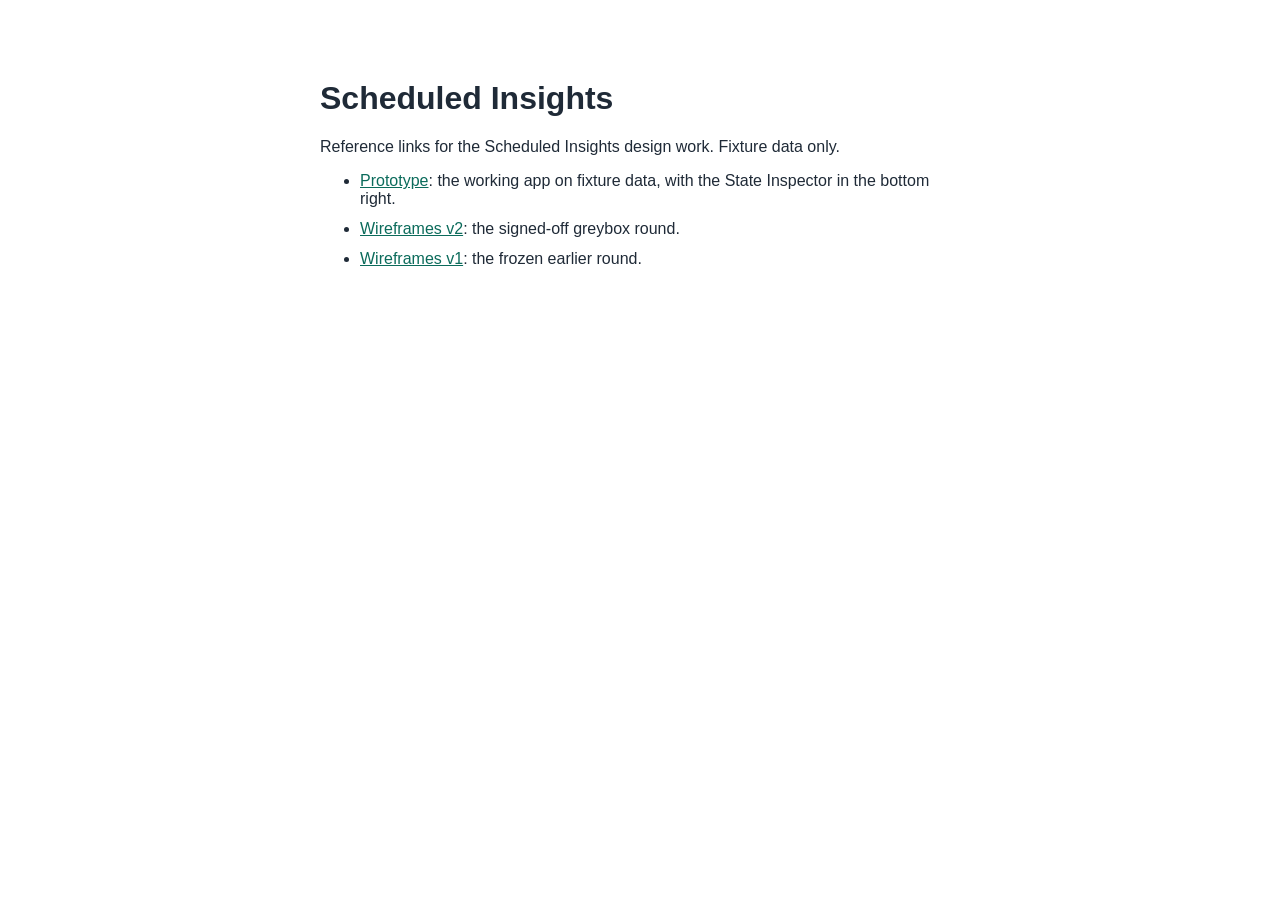
<file: index.html>
<!doctype html>
<meta charset="utf-8">
<title>Scheduled Insights</title>
<style>body{font-family:-apple-system,Helvetica,Arial,sans-serif;max-width:640px;margin:80px auto;padding:0 24px;color:#1f2a37}a{color:#0b6b5b}li{margin:12px 0}</style>
<h1>Scheduled Insights</h1>
<p>Reference links for the Scheduled Insights design work. Fixture data only.</p>
<ul>
<li><a href="prototype/">Prototype</a>: the working app on fixture data, with the State Inspector in the bottom right.</li>
<li><a href="wireframes/v2.html">Wireframes v2</a>: the signed-off greybox round.</li>
<li><a href="wireframes/v1.html">Wireframes v1</a>: the frozen earlier round.</li>
</ul>
</file>
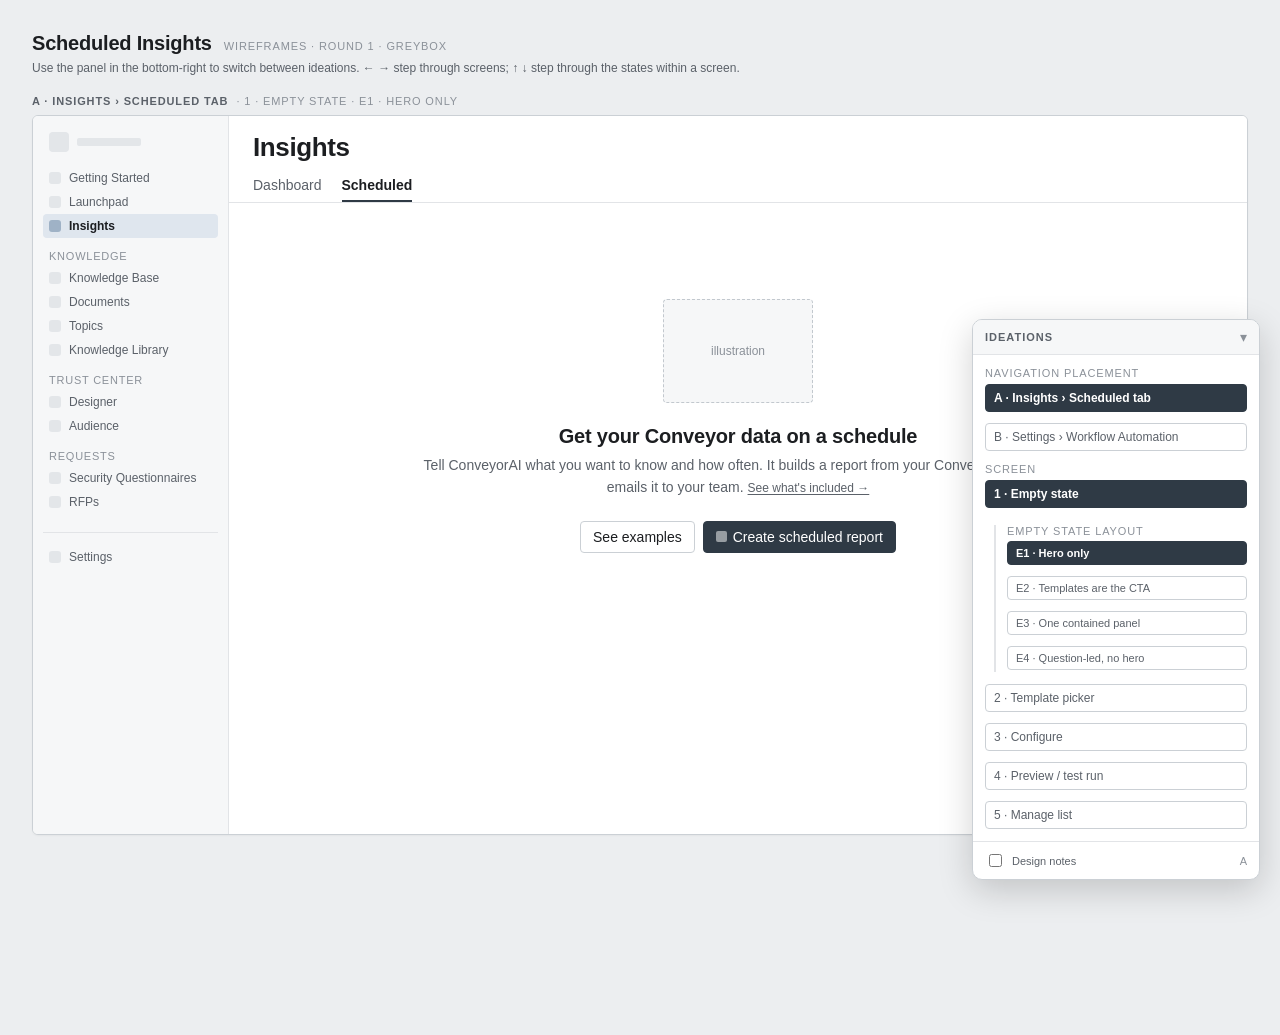
<file: wireframes/v1.html>
<!doctype html>
<html lang="en">
<head>
<meta charset="utf-8" />
<meta name="viewport" content="width=device-width, initial-scale=1" />
<title>Scheduled Insights — Wireframes v1</title>
<style>
  :root{
    --bg:#eceef0;
    --surface:#ffffff;
    --surface-2:#f6f7f8;
    --line:#e2e4e7;
    --line-2:#cbd0d5;
    --line-dash:#c2c8ce;
    --text:#1c1e21;
    --text-2:#5b6169;
    --text-3:#8b9199;
    --fill:#eef0f2;
    --fill-2:#e3e6e9;
    --ink:#2f3a45;
    --sel:#dfe6ee;
    --sel-line:#9fb2c6;
    --warn-fill:#f0ece4;
    --warn-line:#d8ccb6;
    --r:4px;
    --font:-apple-system,BlinkMacSystemFont,"Segoe UI",Inter,Roboto,Helvetica,Arial,sans-serif;
    /* type scale mirrors @conveyorhq/design-tokens */
    --h1:26px; --h2:20px; --h3:16px; --h4:14px; --body:14px; --sm:12px; --xs:11px;
  }
  *{box-sizing:border-box}
  html,body{margin:0;padding:0}
  body{
    background:var(--bg);
    font-family:var(--font);
    font-size:var(--body);
    color:var(--text);
    -webkit-font-smoothing:antialiased;
  }

  /* ---------- workbench ---------- */
  .workbench{padding:32px 32px 200px;max-width:1520px;margin:0 auto}
  .wb-head{display:flex;align-items:baseline;gap:12px;margin-bottom:6px}
  .wb-head h1{font-size:var(--h2);margin:0;letter-spacing:-.01em}
  .wb-head .tag{font-size:var(--xs);text-transform:uppercase;letter-spacing:.08em;color:var(--text-3)}
  .wb-sub{font-size:var(--sm);color:var(--text-2);margin:0 0 20px}

  .artboard-label{display:flex;align-items:center;gap:8px;margin:0 0 8px;font-size:var(--xs);
    text-transform:uppercase;letter-spacing:.08em;color:var(--text-3)}
  .artboard-label b{color:var(--text-2);font-weight:600}

  .artboard{
    background:var(--surface);border:1px solid var(--line-2);border-radius:6px;
    overflow:hidden;position:relative;box-shadow:0 1px 2px rgba(0,0,0,.04);
    min-height:720px;display:flex;
  }

  /* ---------- notes ---------- */
  .notes{
    margin-top:12px;border:1px dashed var(--line-dash);border-radius:6px;background:var(--surface-2);
    padding:14px 16px;font-size:var(--sm);color:var(--text-2);line-height:1.55;
    padding-right:336px; /* clears the fixed ideation panel */
  }
  .notes h4{margin:0 0 8px;font-size:var(--xs);text-transform:uppercase;letter-spacing:.08em;color:var(--text-3)}
  .notes ul{margin:0;padding-left:16px}
  .notes li{margin-bottom:5px}
  .notes li:last-child{margin-bottom:0}
  .notes .ref{color:var(--text-3);font-style:italic}
  .notes.hidden{display:none}

  /* ---------- app chrome ---------- */
  .rail{width:196px;flex:0 0 196px;background:var(--surface-2);border-right:1px solid var(--line);
    padding:14px 10px;font-size:var(--sm)}
  .rail .brand{display:flex;align-items:center;gap:8px;padding:2px 6px 14px}
  .rail .brand .mark{width:20px;height:20px;border-radius:4px;background:var(--fill-2)}
  .rail .brand .wm{width:64px;height:8px;border-radius:2px;background:var(--fill-2)}
  .rail .grp{margin:12px 0 4px;padding:0 6px;font-size:var(--xs);text-transform:uppercase;
    letter-spacing:.07em;color:var(--text-3)}
  .rail a{display:flex;align-items:center;gap:8px;padding:5px 6px;border-radius:var(--r);
    color:var(--text-2);text-decoration:none}
  .rail a .dot{width:12px;height:12px;border-radius:3px;background:var(--fill-2);flex:0 0 12px}
  .rail a.on{background:var(--sel);color:var(--text);font-weight:600}
  .rail a.on .dot{background:var(--sel-line)}
  .rail .foot{margin-top:18px;padding-top:12px;border-top:1px solid var(--line)}

  .main{flex:1;min-width:0;display:flex;flex-direction:column;background:var(--surface)}
  .topbar{display:flex;align-items:center;justify-content:space-between;gap:12px;
    padding:16px 24px 0}
  .topbar h2{font-size:var(--h1);margin:0;letter-spacing:-.015em}
  .crumb{font-size:var(--sm);color:var(--text-3);margin:0 0 4px}
  .tabs{display:flex;gap:20px;padding:14px 24px 0;border-bottom:1px solid var(--line)}
  .tabs span{padding-bottom:9px;color:var(--text-2);font-size:var(--h4);cursor:default}
  .tabs span.on{color:var(--text);font-weight:600;box-shadow:inset 0 -2px 0 var(--ink)}
  .body{flex:1;overflow:auto;padding:24px}
  .body.tight{padding:20px 24px}

  /* settings takeover rail — replaces the app rail, per settings-nav.tsx */
  .set-rail{width:240px;flex:0 0 240px;background:var(--surface-2);border-right:1px solid var(--line);
    padding:12px 8px;font-size:var(--h4);overflow:auto}
  .set-rail .backlink{display:flex;align-items:center;gap:6px;padding:4px 8px;margin-bottom:14px;
    border-radius:var(--r);color:var(--text-2);font-weight:500;text-decoration:none}
  .set-rail .grp{margin:16px 0 6px;padding:0 8px;font-size:var(--xs);letter-spacing:.02em;
    color:var(--text-2);font-weight:600}
  .set-rail .grp:first-of-type{margin-top:0}
  .set-rail a:not(.backlink){display:block;padding:4px 8px;border-radius:var(--r);
    color:var(--text-2);text-decoration:none;font-weight:500}
  .set-rail a.on{background:var(--sel);color:var(--text)}

  /* settings two-pane */
  .set-wrap{flex:1;display:flex;min-height:0}
  .set-nav{width:216px;flex:0 0 216px;border-right:1px solid var(--line);padding:20px 12px;
    font-size:var(--sm);overflow:auto}
  .set-nav .grp{margin:14px 0 4px;padding:0 8px;font-size:var(--xs);text-transform:uppercase;
    letter-spacing:.07em;color:var(--text-3)}
  .set-nav .grp:first-child{margin-top:0}
  .set-nav a{display:block;padding:5px 8px;border-radius:var(--r);color:var(--text-2);text-decoration:none}
  .set-nav a.on{background:var(--sel);color:var(--text);font-weight:600}

  /* ---------- primitives ---------- */
  .btn{display:inline-flex;align-items:center;gap:6px;height:32px;padding:0 12px;border-radius:var(--r);
    border:1px solid var(--line-2);background:var(--surface);color:var(--text);font-size:var(--h4);
    font-family:var(--font);white-space:nowrap}
  .btn.pri{background:var(--ink);border-color:var(--ink);color:#fff}
  .btn.sm{height:26px;font-size:var(--sm);padding:0 9px}
  .btn.ghost{border-color:transparent;background:transparent;color:var(--text-2)}
  .btn .ic{width:11px;height:11px;border-radius:2px;background:currentColor;opacity:.5}

  .field{margin-bottom:16px}
  .label{display:block;font-size:var(--h4);font-weight:600;margin-bottom:5px}
  .hint{font-size:var(--sm);color:var(--text-3);margin:5px 0 0;line-height:1.5}
  .input,.select,.textarea{
    width:100%;border:1px solid var(--line-2);border-radius:var(--r);background:var(--surface);
    padding:8px 10px;font-size:var(--h4);color:var(--text-2);font-family:var(--font);min-height:34px;
    display:flex;align-items:center;
  }
  .input.ph,.textarea.ph{color:var(--text-3)}
  .select{justify-content:space-between}
  .select:after{content:"";width:0;height:0;border-left:4px solid transparent;border-right:4px solid transparent;
    border-top:5px solid var(--line-2)}
  .textarea{display:block;min-height:112px;line-height:1.6;white-space:pre-wrap}
  .row{display:flex;gap:10px}
  .row > *{flex:1}
  .chips{display:flex;flex-wrap:wrap;gap:6px;align-items:center;border:1px solid var(--line-2);
    border-radius:var(--r);padding:6px 8px;min-height:34px}
  .chip{display:inline-flex;align-items:center;gap:6px;background:var(--fill);border:1px solid var(--line);
    border-radius:12px;padding:2px 8px;font-size:var(--sm);color:var(--text-2)}
  .chip .x{color:var(--text-3)}
  .chips .ghosttext{font-size:var(--sm);color:var(--text-3)}

  .pill{display:inline-flex;align-items:center;gap:5px;border-radius:11px;padding:2px 9px;
    font-size:var(--xs);border:1px solid var(--line-2);color:var(--text-2);background:var(--surface-2)}
  .pill .d{width:6px;height:6px;border-radius:50%;background:var(--line-2)}
  .pill.on .d{background:var(--ink)}
  .pill.warn,.pill.err{background:var(--warn-fill);border-color:var(--warn-line)}
  .pill.warn .d,.pill.err .d{background:#a8823c}
  .pill.err{color:#8a6d34}
  .pill.ok{background:var(--surface);border-color:var(--line-2);color:var(--text-2)}
  .pill.ok .d{background:var(--ink)}
  .pill.off{background:var(--surface-2);border-color:var(--line);color:var(--text-3)}
  .pill.off .d{background:var(--line-2)}
  table.tbl td .sub.warn{color:#8a6d34}

  .toggle{width:30px;height:17px;border-radius:9px;background:var(--fill-2);border:1px solid var(--line-2);
    position:relative;display:inline-block}
  .toggle:after{content:"";position:absolute;top:1px;left:1px;width:13px;height:13px;border-radius:50%;
    background:#fff;border:1px solid var(--line-2)}
  .toggle.on{background:var(--ink);border-color:var(--ink)}
  .toggle.on:after{left:auto;right:1px;border-color:var(--ink)}

  .card{border:1px solid var(--line);border-radius:6px;background:var(--surface);padding:16px}
  .sec{border:1px solid var(--line);border-radius:6px;margin-bottom:14px;overflow:hidden}
  .sec > header{padding:12px 16px;border-bottom:1px solid var(--line);background:var(--surface-2);
    display:flex;align-items:center;justify-content:space-between}
  .sec > header h3{margin:0;font-size:var(--h4);font-weight:600}
  .sec > header .step{font-size:var(--xs);color:var(--text-3);text-transform:uppercase;letter-spacing:.07em}
  .sec .in{padding:16px}

  .ph-box{border:1px dashed var(--line-dash);border-radius:var(--r);background:var(--surface-2);
    display:flex;align-items:center;justify-content:center;color:var(--text-3);font-size:var(--sm)}
  .bar{height:8px;border-radius:2px;background:var(--fill-2)}
  .bar.s{width:40%} .bar.m{width:65%} .bar.l{width:88%}
  .stack > *{margin-bottom:7px} .stack > *:last-child{margin-bottom:0}

  table.tbl{width:100%;border-collapse:collapse;font-size:var(--h4)}
  table.tbl th{text-align:left;font-size:var(--xs);text-transform:uppercase;letter-spacing:.07em;
    color:var(--text-3);font-weight:600;padding:0 12px 8px;border-bottom:1px solid var(--line)}
  table.tbl th.sortable{cursor:pointer;user-select:none}
  table.tbl th.sortable:hover{color:var(--text-2)}
  table.tbl th.sortable.on{color:var(--text-2)}
  .caretsort{margin-left:5px;font-size:9px;opacity:.55}
  table.tbl th.sortable.on .caretsort{opacity:1}
  table.tbl td{padding:13px 12px;border-bottom:1px solid var(--line);color:var(--text-2);vertical-align:middle}
  table.tbl td.name{color:var(--text);font-weight:600}
  table.tbl td .sub{font-size:var(--sm);color:var(--text-3);font-weight:400;margin-top:2px}
  table.tbl tr.hl td{background:var(--surface-2)}

  .kicker{font-size:var(--xs);text-transform:uppercase;letter-spacing:.08em;color:var(--text-3);margin:0 0 8px}
  .h3{font-size:var(--h3);font-weight:600;margin:0 0 4px}
  .h2{font-size:var(--h2);font-weight:600;margin:0 0 6px;letter-spacing:-.01em}
  .muted{color:var(--text-2);font-size:var(--h4);line-height:1.6;margin:0}
  .muted.sm{font-size:var(--sm)}

  /* template grid */
  .tgrid{display:grid;grid-template-columns:repeat(3,1fr);gap:12px}
  .tcard{border:1px solid var(--line);border-radius:6px;padding:14px;background:var(--surface);
    display:flex;flex-direction:column;gap:8px;min-height:112px}
  .tcard .q{font-size:var(--h4);font-weight:600;line-height:1.4}
  .tcard .d{font-size:var(--sm);color:var(--text-3);line-height:1.5}
  .tcard .thumb{height:8px;border-radius:2px;background:var(--fill-2);width:34%}
  .tcard.sel{border-color:var(--sel-line);background:var(--sel);box-shadow:0 0 0 1px var(--sel-line)}
  .tcard.sel .thumb{background:var(--sel-line)}
  .tcard.scratch{border-style:dashed;background:var(--surface-2);align-items:center;justify-content:center;
    text-align:center;color:var(--text-2)}

  /* overlays */
  .scrim{position:absolute;inset:0;background:rgba(28,30,33,.30);display:flex;align-items:center;
    justify-content:center;padding:28px;z-index:5}
  .modal{background:var(--surface);border-radius:8px;width:100%;max-width:620px;max-height:100%;
    display:flex;flex-direction:column;box-shadow:0 12px 40px rgba(0,0,0,.22);overflow:hidden}
  .modal.wide{max-width:820px}
  .modal > header{padding:18px 20px;border-bottom:1px solid var(--line);display:flex;
    align-items:flex-start;justify-content:space-between;gap:12px}
  .modal > header h3{margin:0;font-size:var(--h3);font-weight:600}
  .modal > .mbody{padding:20px;overflow:auto}
  .modal > footer{padding:14px 20px;border-top:1px solid var(--line);display:flex;
    align-items:center;justify-content:space-between;gap:10px;background:var(--surface-2)}
  .drawer-scrim{position:absolute;inset:0;background:rgba(28,30,33,.24);z-index:5}
  .drawer{position:absolute;top:0;right:0;bottom:0;width:472px;background:var(--surface);
    border-left:1px solid var(--line-2);box-shadow:-8px 0 32px rgba(0,0,0,.14);z-index:6;
    display:flex;flex-direction:column}
  .drawer > header{padding:18px 20px;border-bottom:1px solid var(--line)}
  .drawer > .dbody{padding:20px;overflow:auto;flex:1}
  .drawer > footer{padding:14px 20px;border-top:1px solid var(--line);display:flex;
    justify-content:space-between;gap:10px;background:var(--surface-2)}

  .menu{position:absolute;background:var(--surface);border:1px solid var(--line-2);border-radius:6px;
    box-shadow:0 8px 24px rgba(0,0,0,.14);padding:4px;min-width:158px;font-size:var(--h4);z-index:4}
  .menu div{padding:7px 10px;border-radius:var(--r);color:var(--text-2)}
  .menu div.sep{border-top:1px solid var(--line);margin:4px 0;padding:0;height:0}

  /* report artifact preview */
  .paper{background:#fff;border:1px solid var(--line-2);box-shadow:0 2px 10px rgba(0,0,0,.07);
    width:520px;padding:34px 38px;margin:0 auto}
  .paper .plogo{width:78px;height:9px;background:var(--fill-2);border-radius:2px;margin-bottom:22px}
  .paper h4{margin:0 0 4px;font-size:var(--h2);letter-spacing:-.01em}
  .paper .pmeta{font-size:var(--sm);color:var(--text-3);margin:0 0 20px}
  .paper .pkick{font-size:var(--xs);text-transform:uppercase;letter-spacing:.08em;color:var(--text-3);
    margin:22px 0 8px}

  .callout{border:1px solid var(--line);background:var(--surface-2);border-radius:6px;padding:12px 14px;
    font-size:var(--sm);color:var(--text-2);line-height:1.55}
  .callout b{color:var(--text)}
  .discl{border:1px solid var(--line);border-radius:6px;background:var(--surface-2);padding:10px 12px;
    font-size:var(--sm);color:var(--text-2);display:flex;gap:8px;align-items:flex-start}

  .scopegrid{display:grid;grid-template-columns:repeat(2,1fr);gap:6px 14px;margin-top:8px}
  .scopegrid span{font-size:var(--sm);color:var(--text-2);display:flex;gap:7px;align-items:center}
  .scopegrid span:before{content:"";width:5px;height:5px;border-radius:50%;background:var(--line-2)}

  /* an editable prompt canvas — full-contrast text, focus ring, caret, resize grip */
  .textarea.editable{
    color:var(--text);background:#fff;position:relative;
    border-color:var(--ink);box-shadow:0 0 0 3px rgba(47,58,69,.09);
    padding:11px 13px;
  }
  .textarea.editable:after{
    content:"";position:absolute;right:4px;bottom:4px;width:7px;height:7px;
    border-right:2px solid var(--line-2);border-bottom:2px solid var(--line-2);
  }
  .textarea.editable.ph,.input.editable.ph{color:var(--text-3)}
  .caret{display:inline-block;width:1.5px;height:15px;background:var(--ink);
    vertical-align:-3px;margin-left:1px}
  .lblrow{display:flex;align-items:baseline;justify-content:space-between;gap:12px;margin-bottom:3px}
  .lblrow .label{margin-bottom:0}
  .editnote{font-size:var(--sm);color:var(--text-2);margin:0 0 8px}
  .editnote .promptname{font-weight:600;color:var(--text)}
  .btn.icon{width:28px;height:28px;padding:0;justify-content:center;color:var(--text-2);
    font-size:15px;line-height:1}

  .scopeline{font-size:var(--sm);color:var(--text-2);margin:0;line-height:1.5}

  .heropanel{max-width:820px;margin:26px auto 0;border:1px solid var(--line);border-radius:8px;
    background:var(--surface);overflow:hidden}
  .heropanel-foot{border-top:1px solid var(--line);background:var(--surface-2);padding:18px 30px 24px}
  /* manage list */
  .rchips{display:flex;align-items:center;gap:4px;flex-wrap:wrap}
  .rchip{width:24px;height:24px;border-radius:50%;background:var(--fill-2);border:1px solid var(--line-2);
    display:inline-flex;align-items:center;justify-content:center;font-size:9px;font-weight:600;
    color:var(--text-2);letter-spacing:.02em;flex:0 0 24px}
  .rchip.ext{background:var(--warn-fill);border-color:var(--warn-line)}
  .rmore{font-size:var(--sm);color:var(--text-3);margin-left:2px}
  .rcount{border-bottom:1px dotted var(--line-2);cursor:default}
  .crow .rcount{color:var(--text-2)}
  .rcwrap{position:relative;display:inline-block}
  .rcwrap .rtip{top:24px}
  .extbadge{font-size:9px;text-transform:uppercase;letter-spacing:.06em;color:#8a6d34;
    background:var(--warn-fill);border:1px solid var(--warn-line);border-radius:3px;padding:0 4px}
  .rtip{position:absolute;left:0;top:46px;z-index:6;width:262px;background:#fff;
    border:1px solid var(--line-2);border-radius:6px;box-shadow:0 10px 28px rgba(0,0,0,.16);overflow:hidden}
  .rtiphead{padding:8px 12px;border-bottom:1px solid var(--line);background:var(--surface-2);
    font-size:var(--xs);text-transform:uppercase;letter-spacing:.07em;color:var(--text-3)}
  .rtiplist{max-height:196px;overflow:auto}
  .rtiprow{display:flex;gap:9px;align-items:center;padding:6px 12px}
  .rtiprow .t{font-size:var(--sm);font-weight:600;line-height:1.3}
  .rtiprow .s{font-size:var(--xs);color:var(--text-3)}

  .crow{display:flex;align-items:center;gap:14px;padding:12px 16px;border-bottom:1px solid var(--line)}
  .crow:last-child{border-bottom:none}
  .crow.hl{background:var(--surface-2)}
  .cname{font-size:var(--h4);font-weight:600}
  .cmeta{font-size:var(--sm);color:var(--text-3);margin-top:2px}
  .cfail{color:#8a6d34}

  .segctl{display:flex;border:1px solid var(--line-2);border-radius:var(--r);overflow:hidden}
  .segctl button{flex:1;padding:9px 10px;cursor:pointer;font-size:var(--h4);font-family:var(--font);
    border:none;border-right:1px solid var(--line-2);background:#fff;color:var(--text-2);
    white-space:nowrap}
  .segctl button:last-child{border-right:none}
  .segctl button:hover{background:var(--surface-2)}
  .segctl button.on,.segctl button.on:hover{background:var(--sel);color:var(--text);font-weight:600;
    box-shadow:inset 0 0 0 1px var(--sel-line)}

  .plist2{border:1px solid var(--line-2);border-radius:var(--r);overflow:hidden}
  .dirhead{display:flex;align-items:center;justify-content:space-between;gap:12px;
    margin:2px 0 8px}
  .dirsearch{flex:1;border:1px solid var(--line-2);border-radius:var(--r);padding:7px 10px;
    font-size:var(--sm);color:var(--text);font-family:var(--font);max-width:290px;background:#fff}
  .dirsearch::placeholder{color:var(--text-3)}
  .prow[data-toggle]{cursor:pointer}
  .prow[data-toggle]:hover{background:var(--surface-2)}
  .prow.addnew{cursor:pointer;background:var(--surface-2)}
  .prow.addnew:hover{background:var(--sel)}
  .segctl button{cursor:pointer}
  .btn.dis{opacity:.42;pointer-events:none}
  .btn.strong{border-color:var(--ink);color:var(--text);font-weight:600}
  .bodybar{display:flex;align-items:center;justify-content:space-between;gap:12px;
    max-width:520px;margin:0 auto 12px}
  .dirlist{max-height:212px;overflow-y:auto}
  .tray{border-top:1px solid var(--line);padding:11px 20px 12px;background:var(--surface)}
  .trayhead{display:flex;align-items:baseline;justify-content:space-between;gap:12px;
    font-size:var(--sm);color:var(--text-2);margin-bottom:8px}
  .extcount{color:#8a6d34}
  .traypills{display:flex;flex-wrap:wrap;gap:5px;max-height:86px;overflow-y:auto;
    border:1px solid var(--line-2);border-radius:var(--r);padding:8px 9px;background:#fff}
  .spill{display:inline-flex;align-items:center;gap:6px;border:1px solid var(--line-2);
    background:var(--surface-2);border-radius:12px;padding:3px 8px;font-size:var(--sm);
    color:var(--text-2);cursor:pointer;white-space:nowrap}
  .spill:hover{border-color:var(--line-2);background:var(--fill-2)}
  .spill.ext{background:var(--warn-fill);border-color:var(--warn-line)}
  .spill .x{color:var(--text-3)}

  .quickset{font-size:var(--sm);display:flex;gap:8px;align-items:center}
  .qsep{color:var(--line-2)}
  .tokenfield{display:flex;flex-wrap:wrap;gap:5px;align-items:center;border:1px solid var(--ink);
    border-radius:var(--r);padding:7px 9px;min-height:40px;background:#fff;
    box-shadow:0 0 0 3px rgba(47,58,69,.09);max-height:104px;overflow-y:auto}
  .tokeninput{flex:1;min-width:150px;border:none;outline:none;font-size:var(--h4);
    font-family:var(--font);color:var(--text);padding:2px 0}
  .dropdown{margin-top:6px;border:1px solid var(--line-2);border-radius:var(--r);
    max-height:190px;overflow-y:auto;box-shadow:0 8px 24px rgba(0,0,0,.10)}
  .dropdown .prow{padding:8px 11px}
  .qchips{display:flex;gap:6px;margin:2px 0 10px}
  .qchip{display:inline-flex;align-items:center;border:1px solid var(--line-2);border-radius:14px;
    padding:5px 12px;font-size:var(--sm);color:var(--text-2);background:#fff;cursor:pointer}
  .qchip:hover{background:var(--sel);border-color:var(--sel-line);color:var(--text)}

  .selall{display:flex;align-items:center;gap:10px;padding:9px 0;margin-top:4px;
    border-top:1px solid var(--line);border-bottom:1px solid var(--line);cursor:pointer}
  .selall .t{font-size:var(--h4);font-weight:600}
  .selall .lnk{margin-left:auto;font-size:var(--sm)}

  .prow.preset{background:var(--surface-2);cursor:pointer}
  .prow.preset:hover{background:var(--sel)}
  .prow.preset.on{background:var(--sel);box-shadow:inset 2px 0 0 var(--sel-line)}
  .prow.preset .rchip{width:auto;padding:0 7px;border-radius:11px;font-size:9px}
  .dropdown.static{box-shadow:none;max-height:none;overflow:visible}
  .dim{opacity:.42;pointer-events:none;user-select:none}
  .dirhead.dim .dirsearch{background:var(--surface-2)}
  .prow,.addline{display:flex;align-items:center;gap:10px;padding:9px 12px;
    border-bottom:1px solid var(--line)}
  .dirlist > *:last-child .prow:last-child,
  .dirlist > .prow:last-child{border-bottom:none}
  .addline{border-bottom:none;color:var(--text-3);font-size:var(--sm)}
  .prow .t{font-size:var(--h4)}
  .prow .s{font-size:var(--sm);color:var(--text-3);margin-left:auto}
  .addplus{width:22px;height:22px;border-radius:50%;border:1px dashed var(--line-dash);
    display:inline-flex;align-items:center;justify-content:center;color:var(--text-3);
    font-size:12px;flex:0 0 22px}

  .cbox{width:14px;height:14px;border-radius:3px;border:1px solid var(--line-2);background:#fff;flex:0 0 14px}
  .cbox.on{background:var(--ink);border-color:var(--ink)}

  /* test-run treatments */
  .art{display:flex;justify-content:center}
  .artpage{width:300px;background:#fff;border:1px dashed var(--line-dash);border-radius:4px;
    padding:22px 24px;box-shadow:0 2px 10px rgba(0,0,0,.05)}
  .artbar{height:9px;border-radius:2px;background:var(--fill-2);margin-bottom:8px}
  .artbar.w40{width:40%} .artbar.w70{width:70%}
  .artline{height:6px;border-radius:2px;background:var(--fill);margin-bottom:6px}
  .artline.w60{width:60%}
  .artchart{display:flex;align-items:flex-end;gap:7px;height:78px;margin:16px 0 14px;
    padding-bottom:6px;border-bottom:1px solid var(--line)}
  .artcol{flex:1;background:var(--fill-2);border-radius:2px 2px 0 0}
  .arttable{display:grid;grid-template-columns:repeat(4,1fr);gap:5px}
  .arttable div{height:6px;border-radius:2px;background:var(--fill)}

  .mail{max-width:520px;margin:0 auto;background:#fff;border:1px solid var(--line-2);border-radius:6px;
    overflow:hidden;box-shadow:0 2px 10px rgba(0,0,0,.06)}
  .mailhead{display:flex;gap:11px;align-items:flex-start;padding:14px 16px;border-bottom:1px solid var(--line)}
  .avatar{width:30px;height:30px;border-radius:50%;background:var(--fill-2);flex:0 0 30px}
  .mailfrom{font-size:var(--sm);color:var(--text-2)}
  .mailfrom span{color:var(--text-3)}
  .mailsub{font-size:var(--h4);font-weight:600;margin-top:2px}
  .mailbody{padding:16px}
  .attach{display:flex;gap:10px;align-items:center;border:1px solid var(--line);border-radius:var(--r);
    padding:9px 11px;margin-top:14px;background:var(--surface-2)}
  .attachicon{width:22px;height:26px;border-radius:2px;background:var(--fill-2);
    border:1px solid var(--line-2);flex:0 0 22px}
  .attach .t{font-size:var(--sm);font-weight:600}
  .attach .s{font-size:var(--xs);color:var(--text-3);margin-top:1px}

  /* two-pane template picker */
  .pwrap{display:flex;min-height:376px}
  .plist{width:252px;flex:0 0 252px;border-right:1px solid var(--line);background:var(--surface-2);
    padding:10px 8px}
  .pitem{padding:9px 10px;border-radius:var(--r);font-size:var(--h4);color:var(--text-2);
    line-height:1.35;margin-bottom:2px}
  .pitem.on{background:var(--sel);color:var(--text);font-weight:600;
    box-shadow:0 0 0 1px var(--sel-line)}
  .pitem.scratch{color:var(--text-3);border:1px dashed var(--line-dash);margin-top:8px}
  .pitem.scratch.on{color:var(--text);background:var(--sel);border-style:solid;
    border-color:var(--sel-line);font-weight:600}
  .tips{margin:0;padding-left:17px;font-size:var(--sm);color:var(--text-2);line-height:1.55}
  .tips li{margin-bottom:4px}
  .pdetail{flex:1;min-width:0;padding:20px 22px;overflow:auto}
  .promptview{border:1px solid var(--line);border-radius:var(--r);background:var(--surface-2);
    padding:13px 15px;font-size:var(--h4);color:var(--text);line-height:1.6;white-space:pre-wrap}

  /* read-only "Data included" disclosure — collapsed row, opens to the list */
  .disc2{border:1px solid var(--line);border-radius:var(--r);background:var(--surface-2);overflow:hidden}
  .disc2-head{display:flex;align-items:center;justify-content:space-between;gap:12px;padding:10px 12px}
  .disc2-head b{font-size:var(--sm);color:var(--text)}
  .disc2-sub{font-size:var(--sm);color:var(--text-3);margin-top:3px;line-height:1.45}
  .disc2-chev{color:var(--text-3);font-size:var(--sm)}
  .disc2-body{border-top:1px solid var(--line);background:var(--surface)}
  .drow2{padding:7px 12px;border-bottom:1px solid var(--line)}
  .drow2:last-child{border-bottom:none}
  .drow2 .t{font-size:var(--sm);font-weight:600;color:var(--text);line-height:1.35}
  .drow2 .s{font-size:var(--xs);color:var(--text-3);line-height:1.4;margin-top:1px}

  /* prompt-block treatments */
  .tmplbar{display:flex;align-items:center;gap:8px;margin-bottom:8px}
  .tmplchip{display:inline-flex;align-items:center;gap:7px;border:1px solid var(--sel-line);background:var(--sel);
    border-radius:13px;padding:3px 10px;font-size:var(--sm);color:var(--text);font-weight:600}
  .tmplchip .x{color:var(--text-2);font-weight:400}
  .lnk{font-size:var(--sm);color:var(--text-2);text-decoration:underline;text-underline-offset:2px}
  .tok{background:var(--sel);border:1px solid var(--sel-line);border-radius:3px;padding:0 4px}
  .ptool{display:flex;align-items:center;justify-content:space-between;gap:8px;
    border:1px solid var(--line-2);border-bottom:none;border-radius:var(--r) var(--r) 0 0;
    padding:6px 8px;background:var(--surface-2);position:relative}
  .ptool .grpb{display:flex;gap:6px;align-items:center}
  .textarea.attached{border-radius:0 0 var(--r) var(--r)}
  .dlist{border:1px solid var(--line);border-radius:var(--r);overflow:hidden;background:var(--surface)}
  .dlist .drow{display:flex;gap:9px;padding:8px 10px;border-bottom:1px solid var(--line);align-items:flex-start}
  .dlist .drow:last-child{border-bottom:none}
  .dlist .drow .plus{color:var(--text-3);font-size:var(--sm);flex:0 0 auto;margin-top:1px}
  .dlist .drow .t{font-size:var(--sm);font-weight:600;line-height:1.3}
  .dlist .drow .s{font-size:var(--xs);color:var(--text-3);line-height:1.4;margin-top:1px}
  .dlist.scroll{max-height:268px;overflow:auto}
  .scopebar{display:flex;flex-wrap:wrap;gap:6px;align-items:center;margin-top:8px}
  .srcchip{display:inline-flex;align-items:center;gap:6px;border:1px solid var(--line-2);background:var(--surface-2);
    border-radius:12px;padding:2px 9px;font-size:var(--sm);color:var(--text-2)}
  .srcchip .x{color:var(--text-3)}
  .srcchip.add{border-style:dashed;color:var(--text-3)}
  .slot{display:flex;align-items:center;gap:9px;padding:10px 0;border-bottom:1px solid var(--line)}
  .slot:last-of-type{border-bottom:none}
  .slot .sl{font-size:var(--h4);color:var(--text-2);flex:0 0 auto}
  .slot .sf{flex:1;min-width:0}
  .assembled{border:1px solid var(--line);border-radius:var(--r);background:var(--surface-2);padding:11px 13px;
    font-size:var(--sm);color:var(--text-2);line-height:1.6}

  /* ---------- control panel ---------- */
  #ctl{
    position:fixed;right:20px;bottom:20px;z-index:100;background:#fff;border:1px solid var(--line-2);
    border-radius:10px;box-shadow:0 10px 34px rgba(0,0,0,.18);width:288px;font-size:var(--sm);
    overflow:hidden;
  }
  #ctl .ch{display:flex;align-items:center;justify-content:space-between;padding:10px 12px;
    border-bottom:1px solid var(--line);background:var(--surface-2);cursor:pointer;user-select:none}
  #ctl .ch b{font-size:var(--xs);text-transform:uppercase;letter-spacing:.09em;color:var(--text-2)}
  #ctl .ch .cv{color:var(--text-3);font-size:14px;line-height:1}
  #ctl .cb{padding:12px;max-height:calc(100vh - 190px);overflow-y:auto}
  #ctl.min .cb{display:none}
  #ctl .grp{margin-bottom:12px}
  #ctl .grp:last-child{margin-bottom:0}
  #ctl .gl{font-size:var(--xs);text-transform:uppercase;letter-spacing:.08em;color:var(--text-3);
    margin-bottom:5px;display:flex;justify-content:space-between;align-items:center}
  #ctl .seg{display:flex;flex-wrap:wrap;gap:4px}
  #ctl .seg button{flex:1 1 auto;min-width:0;border:1px solid var(--line-2);background:#fff;border-radius:var(--r);
    padding:6px 8px;font-size:var(--sm);color:var(--text-2);font-family:var(--font);cursor:pointer;
    white-space:nowrap;text-overflow:ellipsis;overflow:hidden}
  #ctl .seg button:hover{background:var(--surface-2)}
  #ctl .seg button.on{background:var(--ink);border-color:var(--ink);color:#fff;font-weight:600}
  #ctl .seg.stack button{flex:1 1 100%;text-align:left}
  #ctl .seg.stack > .subs{flex:1 1 100%}
  #ctl .subs{margin:6px 0 8px 9px;padding-left:11px;border-left:2px solid var(--line)}
  #ctl .sgrp{margin-bottom:9px}
  #ctl .sgrp:last-child{margin-bottom:2px}
  #ctl .sgrp .gl{margin-bottom:4px;color:var(--text-3)}
  #ctl .sgrp .seg button{font-size:11px;padding:5px 8px}
  #ctl .foot{border-top:1px solid var(--line);padding:9px 12px;display:flex;align-items:center;
    justify-content:space-between;color:var(--text-3);font-size:var(--xs)}
  #ctl .sw{display:flex;align-items:center;gap:7px;color:var(--text-2);cursor:pointer}
</style>
</head>
<body>

<div class="workbench">
  <div class="wb-head">
    <h1>Scheduled Insights</h1>
    <span class="tag">Wireframes · round 1 · greybox</span>
  </div>
  <p class="wb-sub">Use the panel in the bottom-right to switch between ideations. ← → step through screens; ↑ ↓ step through the states within a screen.</p>

  <p class="artboard-label" id="ablabel"></p>
  <div class="artboard" id="stage"></div>
  <div class="notes" id="notes"></div>
</div>

<div id="ctl">
  <div class="ch" onclick="document.getElementById('ctl').classList.toggle('min')">
    <b>Ideations</b><span class="cv">▾</span>
  </div>
  <div class="cb" id="ctlbody"></div>
  <div class="foot">
    <label class="sw"><input type="checkbox" id="noteToggle" /> Design notes</label>
    <span id="combo"></span>
  </div>
</div>

<script>
/* ============================================================
   STATE
   ============================================================ */
const PLACEMENTS = [
  {id:'insights', label:'A · Insights › Scheduled tab'},
  {id:'settings', label:'B · Settings › Workflow Automation'}
];
const SCREENS = [
  {id:'empty',     label:'1 · Empty state'},
  {id:'templates', label:'2 · Template picker'},
  {id:'configure', label:'3 · Configure'},
  {id:'preview',   label:'4 · Preview / test run'},
  {id:'manage',    label:'5 · Manage list'}
];
const VARIANTS = [
  {id:'modal', label:'V1 · Modal (leanest)'},
  {id:'panel', label:'V2 · Side panel over list'},
  {id:'page',  label:'V3 · Full page + live preview'}
];

const PROMPTS = [
  {id:'closed', label:'Collapsed'},
  {id:'open',   label:'Expanded'}
];

const LAYOUTS = [
  {id:'e1', label:'E1 · Hero only'},
  {id:'e2', label:'E2 · Templates are the CTA'},
  {id:'e3', label:'E3 · One contained panel'},
  {id:'e4', label:'E4 · Question-led, no hero'}
];

const TESTRUNS = [
  {id:'t1', label:'T1 · Live preview (baseline)'},
  {id:'t2', label:'T2 · Illustrative sample'},
  {id:'t3', label:'T3 · Curated sample report'},
  {id:'t4', label:'T4 · Inbox mock'}
];

const MANAGES = [
  {id:'m1', label:'M1 · Columns with recipient chips'},
  {id:'m2', label:'M2 · Grouped by status'}
];
const SENDPATS = [
  {id:'s1', label:'S1 · Three-option control'},
  {id:'s2', label:'S2 · Two shortcuts + one list'},
  {id:'s3', label:'S3 · Chips field, no modes'}
];

const OVERLAYS = [
  {id:'default', label:'Default'},
  {id:'menu',    label:'Row menu open'},
  {id:'hover',   label:'Recipient hover list'},
  {id:'send',    label:'“Send to…” modal'}
];

const PICKERS = [
  {id:'detail',  label:'List — template selected'},
  {id:'scratch', label:'List — scratch selected'},
  {id:'cards',   label:'Cards only'}
];

const SOURCES_OF_PROMPT = [
  {id:'template', label:'From a template'},
  {id:'scratch',  label:'From scratch'}
];

const state = {placement:'insights', screen:'empty', variant:'modal', prompt:'closed', source:'template', picker:'detail', layout:'e1', testrun:'t2', manage:'m2', overlay:'default', sendpat:'s2', picked:null, prevPicked:null, sortKey:'name', sortDir:'asc', extras:[], q:'', subIdx:0, notes:false};

/* ============================================================
   CONTENT
   ============================================================ */
const TEMPLATES = [
  {q:'How accurate were our AI answers?',
   d:'Line chart of accuracy by week — answers kept as drafted ÷ all AI-drafted answers. Plus the 10 lowest-scoring topics, ranked.',
   p:`Summarize how accurately ConveyorAI answered security questions over the
reporting period.

Include: the overall accuracy trend by week, the topics scoring lowest, and
the five questions most often edited by a human. Call out anything that
changed materially versus the previous period.`},

  {q:'What did AI answer in our Trust Center?',
   d:'Answered vs. deflected share of visitor questions, split by month. Plus the 20 most-asked questions AI could not answer, grouped by topic.',
   p:`Report on what our Trust Center AI answered for visitors over the reporting
period.

Include: the share of questions answered versus deflected, by month; the
twenty most-asked questions AI could not answer, grouped by topic; and which
of those we could resolve by adding knowledge.`},

  {q:'Who viewed our Trust Center documents?',
   d:'Table of views per document by company, highest first. Bar chart of total views by week across the period.',
   p:`Report on who viewed documents in our Trust Center over the reporting period.

Include: views per document broken out by company, highest first; total views
by week; and any company whose activity changed sharply versus the previous
period.`},

  {q:'Which answers needed a human edit?',
   d:'Bar chart of edited vs. untouched AI answers by week. Plus the 10 most-edited questions with edit counts, as a review workload estimate.',
   p:`Report on how much AI-drafted content our team edited over the reporting
period.

Include: edited versus untouched answers by week; the ten most-edited
questions with edit counts; and an estimate of the review workload this
represents.`},

  {q:'Where are the gaps in our knowledge?',
   d:'Questions with no confident answer, clustered into topics and ranked by how often each topic came up. No chart — a prioritized list.',
   p:`Identify gaps in our knowledge base over the reporting period.

Include: the questions we could not answer confidently, clustered into topics
and ranked by how often each topic came up. For each topic, suggest what
knowledge would close the gap.`}
];

const SCOPE = [
  'Questionnaires &amp; questions','Knowledge base &amp; topics',
  'Trust Center activity','Trust Center AI conversations',
  'One-off questions','Documents &amp; product lines',
  'Visitor feedback','Connections &amp; access'
];

/* Each maps to analytics the MCP already exposes. */
const SOURCES = [
  {n:'Questionnaires',      d:'Every questionnaire, question, and answer, with timing.'},
  {n:'Knowledge base',      d:'Your approved answers, topics, and how often each is used.'},
  {n:'Trust Center activity', d:'Visits, document views, and access requests by company.'},
  {n:'Trust Center AI',     d:'Visitor conversations — what AI answered and deflected.'},
  {n:'One-off questions',   d:'Ad-hoc questions your sales team sent through Conveyor.'},
  {n:'Documents',           d:'Files in your Trust Center, by product line.'},
  {n:'Visitor feedback',    d:'Thumbs and comments left on AI answers.'},
  {n:'Access reviews',      d:'Who has access to which documents, and when it was granted.'}
];

const SCRATCH_PLACEHOLDER =
`Describe the report you want. For example:

“Show me how many questionnaires we completed last month, how
long each one took, and which topics slowed us down the most.”`;

const PROMPT_SEED = TEMPLATES[0].p;

const ORG = ['Priya Nadkarni','Marcus Lehane','Dana Whitfield','Tomás Rivera','Aisha Karim',
  'Ben Osei','Clara Mendes','Dev Patel','Erin Volkov','Farid Haddad','Grace Lin','Hugo Bianchi',
  'Ivana Tso','Jonah Weiss','Keiko Mori','Liam Doherty','Maya Sharma','Noah Byrne','Olga Petrova',
  'Pablo Ruiz','Quinn Adeyemi','Rosa Iglesias'
].map(n => ({n, e:n.toLowerCase().split(' ')[0]+'@acme.com'}));

const EXT = [
  {n:'audit@northwind.com', e:'audit@northwind.com', ext:true},
  {n:'kai@northwind.com',   e:'kai@northwind.com',   ext:true}
];

const R = (a,b) => ORG.slice(a,b);

const REPORTS = [
  {n:'Monthly Trust Center digest', t:'Who viewed our Trust Center documents?', s:'Monthly on the 1st, 9:00 AM ET', to:R(0,13).concat(EXT), l:'Sep 1, 2026', lt:20260901, ls:'ok', st:'Active', nx:'Oct 1, 2026'},
  {n:'AI answer accuracy',          t:'How accurate were our AI answers?',      s:'Weekly on Monday, 8:00 AM ET',   to:R(12,13),l:'Sep 7, 2026', lt:20260907, ls:'ok', st:'Active', nx:'Sep 14, 2026'},
  {n:'Trust Center AI answers',     t:'What did AI answer in our Trust Center?',s:'Weekly on Wednesday, 7:00 AM ET',to:R(3,9),  l:'Sep 2, 2026', lt:20260902, ls:'failed', st:'Error', sd:'Sep 2, 2026', err:'Delivery failed — 2 addresses bounced'},
  {n:'Knowledge gap analysis',      t:'Where are the gaps in our knowledge?',   s:'Monthly on the 15th, 9:00 AM ET',to:R(0,2),  l:'Aug 15, 2026',lt:20260815, ls:'failed', st:'Paused', pd:'Aug 16, 2026', err:'No data returned for the period'},
  {n:'Questionnaire throughput',    t:'How much time did Conveyor save us?',    s:'Weekly on Friday, 4:00 PM ET',   to:R(2,7),  l:'Aug 29, 2026',lt:20260829, ls:'ok',     st:'Paused', pd:'Aug 30, 2026'}
];

/* ============================================================
   CHROME
   ============================================================ */
const RAIL = [
  {g:'', items:[['Getting Started',0],['Launchpad',0],['Insights','insights']]},
  {g:'Knowledge', items:[['Knowledge Base',0],['Documents',0],['Topics',0],['Knowledge Library',0]]},
  {g:'Trust Center', items:[['Designer',0],['Audience',0]]},
  {g:'Requests', items:[['Security Questionnaires',0],['RFPs',0]]}
];

const SET_NAV = [
  ['User',                 ['Settings','Security','Notifications','Accessibility']],
  ['Organization',         ['Settings','Integrations','Members &amp; Access','Notifications']],
  ['Knowledge Management', ['Auto-Ingest Knowledge']],
  ['Answering',            ['Sources in Scope','Custom Instructions']],
  ['Workflow Automation',  ['Automation Rules','Team Routing','Self-Serve via Slack','Scheduled Insights']],
  ['Trust Center',         ['Settings','NDA &amp; Access','Trust Center Agent &amp; MCP','Visitor Feedback']],
  ['RFPs',                 ['Red Flag Detection','Manage Templates']]
];

function rail(activeInsights, activeSettings){
  let h = `<nav class="rail"><div class="brand"><div class="mark"></div><div class="wm"></div></div>`;
  RAIL.forEach(sec=>{
    if(sec.g) h += `<div class="grp">${sec.g}</div>`;
    sec.items.forEach(([label,key])=>{
      const on = (key==='insights' && activeInsights) ? ' on':'';
      h += `<a class="${on.trim()}"><span class="dot"></span>${label}</a>`;
    });
  });
  h += `<div class="foot"><a class="${activeSettings?'on':''}"><span class="dot"></span>Settings</a></div></nav>`;
  return h;
}

function settingsNav(){
  let h = `<nav class="set-rail"><a class="backlink">&larr; Back to app</a>`;
  SET_NAV.forEach(([g,items])=>{
    h += `<div class="grp">${g}</div>`;
    items.forEach(i=>{
      const on = i==='Scheduled Insights' ? ' class="on"' : '';
      h += `<a${on}>${i}</a>`;
    });
  });
  return h + `</nav>`;
}

/* Wraps page content in the correct navigation placement. */
function frame(content, opts){
  opts = opts || {};
  if(state.placement==='insights'){
    return rail(true,false) + `<div class="main">
      <div class="topbar"><h2>Insights</h2>${opts.action||''}</div>
      <div class="tabs"><span>Dashboard</span><span class="on">Scheduled</span></div>
      <div class="body ${opts.tight?'tight':''}">${content}</div>
    </div>`;
  }
  return settingsNav() + `<div class="main">
    <div class="topbar" style="padding-bottom:16px;border-bottom:1px solid var(--line);align-items:center">
      <h2 style="font-size:var(--h2)">Scheduled Insights</h2>
      ${opts.action||''}
    </div>
    <div class="body ${opts.tight?'tight':''}">${content}</div>
  </div>`;
}

/* ============================================================
   SHARED BLOCKS
   ============================================================ */
const newBtn = `<button class="btn pri"><span class="ic"></span>New scheduled report</button>`;

function templateGrid(selectedIdx){
  let h = `<div class="tgrid">`;
  TEMPLATES.forEach((t,i)=>{
    h += `<div class="tcard${i===selectedIdx?' sel':''}">
      <div class="thumb"></div>
      <div class="q">${t.q}</div>
      <div class="d">${t.d}</div>
    </div>`;
  });
  h += `<div class="tcard scratch">
    <div style="font-size:20px;color:var(--text-3);line-height:1">＋</div>
    <div class="q" style="font-weight:600">Start from scratch</div>
    <div class="d">Write your own prompt. Conveyor picks the charts and tables that fit.</div>
  </div></div>`;
  return h;
}

/* The four configuration blocks, reused by all three variants. */
/* ============================================================
   PROMPT BLOCK  —  name + body, both plainly editable
   ============================================================ */
function promptBlock(){
  const scratch = state.source==='scratch';
  const name = scratch
    ? `<div class="input editable ph" style="min-height:36px">Name this report</div>`
    : `<div class="input editable" style="min-height:36px">AI answer accuracy</div>`;
  const body = scratch
    ? `<div class="textarea editable ph" style="min-height:152px"><span class="caret"></span>${SCRATCH_PLACEHOLDER}</div>`
    : `<div class="textarea editable" style="min-height:152px">${PROMPT_SEED}<span class="caret"></span></div>`;
  /* names the template chosen in step 1, so the prompt keeps its provenance */
  const note = scratch
    ? 'Describe what you want to know. Plain language works.'
    : `Edit <b class="promptname">${TEMPLATES[0].q}</b> below to change what this report covers.`;
  return `<div class="field">
      <label class="label">Report name</label>
      ${name}
    </div>
    <div class="field">
      <div class="lblrow">
        <label class="label">Prompt</label>
        ${scratch?'':`<button class="btn icon" title="Reset to template"
            aria-label="Reset to template">&#8634;</button>`}
      </div>
      <p class="editnote">${note}</p>
      ${body}
    </div>`;
}

/* ============================================================
   DATA INCLUDED  —  read-only disclosure. Collapses to one row, opens to the list.
   ============================================================ */
const DATA_LINE = 'Every scheduled report can use all of this data.';

function dataDisclosure(open){
  return `<div class="field">
    <div class="disc2">
      <div class="disc2-head">
        <div>
          <b>Data included</b>
          <div class="disc2-sub">${DATA_LINE} 8 sources.</div>
        </div>
        <span class="disc2-chev">${open?'\u25B4':'\u25BE'}</span>
      </div>
      ${open ? `<div class="disc2-body">
        ${SOURCES.map(s=>`<div class="drow2">
          <div class="t">${s.n}</div><div class="s">${s.d}</div>
        </div>`).join('')}
      </div>` : ``}
    </div>
  </div>`;
}

function fPrompt(){
  return promptBlock() + dataDisclosure(state.prompt==='open');
}


function fSchedule(){
  return `<div class="field">
    <label class="label">Schedule</label>
    <div class="row">
      <div class="select" style="flex:1.1">Weekly</div>
      <div class="select" style="flex:1">Monday</div>
      <div class="select" style="flex:.9">8:00 AM</div>
    </div>
    <div class="row" style="margin-top:8px"><div class="select">Eastern Time (US &amp; Canada)</div></div>
    <p class="hint">Next run: Monday, Sep 14, 2026 at 8:00 AM ET</p>
  </div>`;
}
function fRecipients(){
  return `<div class="field">
    <label class="label">Send to</label>
    <div class="chips">
      <span class="chip">ivana.tso@conveyor.com <span class="x">×</span></span>
      <span class="chip">security@acme.com <span class="x">×</span></span>
      <span class="ghosttext">Add an email…</span>
    </div>
    <p class="hint">Delivered as a PDF attachment. Slack and in-app delivery come later.</p>
  </div>`;
}

/* ============================================================
   SCREENS
   ============================================================ */
const HEAD = 'Get your Conveyor data on a schedule';
const SUB  = `Tell ConveyorAI what you want to know and how often. It builds a report from your
  Conveyor data and emails it to your team. <span class="lnk">See what's included &rarr;</span>`;

function tcard(t){
  return `<div class="tcard"><div class="thumb"></div>
    <div class="q">${t.q}</div><div class="d">${t.d}</div></div>`;
}
function scratchCard(){
  return `<div class="tcard scratch">
    <div style="font-size:20px;color:var(--text-3);line-height:1">＋</div>
    <div class="q" style="font-weight:600">Start from scratch</div>
    <div class="d">Write your own prompt.</div></div>`;
}
function fullGrid(){
  return `<div class="tgrid" style="text-align:left">
    ${TEMPLATES.map(tcard).join('')}${scratchCard()}</div>`;
}

function scEmpty(){
  const L = state.layout;
  let content;

  /* E1 — hero only. Templates live in the picker, one click away. */
  if(L==='e1'){
    content = `<div style="max-width:760px;margin:72px auto 0;text-align:center">
      <div class="ph-box" style="width:150px;height:104px;margin:0 auto 22px">illustration</div>
      <p class="h2">${HEAD}</p>
      <p class="muted" style="max-width:660px;margin:0 auto 22px">${SUB}</p>
      <div style="display:flex;gap:8px;justify-content:center">
        <button class="btn">See examples</button>
        <button class="btn pri"><span class="ic"></span>Create scheduled report</button>
      </div>
    </div>`;
  }

  /* E2 — no primary button; the cards are the call to action */
  else if(L==='e2'){
    content = `<div style="max-width:880px;margin:20px auto 0">
      <div style="text-align:center;margin-bottom:26px">
        <div class="ph-box" style="width:120px;height:82px;margin:0 auto 18px">illustration</div>
        <p class="h2">${HEAD}</p>
        <p class="muted" style="max-width:620px;margin:0 auto">${SUB}</p>
      </div>
      ${fullGrid()}
      <p class="muted sm" style="text-align:center;margin-top:18px">
        Not sure yet? <span class="lnk">See examples &rarr;</span></p>
    </div>`;
  }

  /* E4 — everything inside one panel, so it reads as a single object */
  else if(L==='e3'){
    content = `<div class="heropanel">
      <div style="text-align:center;padding:30px 30px 26px">
        <div class="ph-box" style="width:128px;height:88px;margin:0 auto 20px">illustration</div>
        <p class="h2">${HEAD}</p>
        <p class="muted" style="max-width:600px;margin:0 auto 20px">${SUB}</p>
        <div style="display:flex;gap:8px;justify-content:center">
          <button class="btn">See examples</button>
          <button class="btn pri"><span class="ic"></span>Create scheduled report</button>
        </div>
      </div>
      <div class="heropanel-foot">
        <p class="kicker" style="margin-bottom:10px">Or start from a template</p>
        <div class="tgrid" style="text-align:left">${TEMPLATES.slice(0,3).map(tcard).join('')}</div>
      </div>
    </div>`;
  }

  /* E5 — the headline asks, the cards answer */
  else {
    content = `<div style="max-width:880px;margin:44px auto 0">
      <div style="text-align:center;margin-bottom:24px">
        <p class="h2" style="font-size:var(--h1)">What do you want to know?</p>
        <p class="muted" style="max-width:620px;margin:6px auto 0">
          Pick a starting point and choose how often. ConveyorAI builds the report from your
          Conveyor data and emails it to your team.
          <span class="lnk">See what\u2019s included &rarr;</span></p>
      </div>
      ${fullGrid()}
      <p class="muted sm" style="text-align:center;margin-top:18px">
        <span class="lnk">See examples &rarr;</span></p>
    </div>`;
  }

  return frame(content, {});
}

/* Left list + right detail. The prompt is readable before you commit. */
function pickerDetail(scratch){
  const sel = scratch ? -1 : 0;
  const list = `<div class="plist">
    ${TEMPLATES.map((t,i)=>`<div class="pitem${i===sel?' on':''}">${t.q}</div>`).join('')}
    <div class="pitem scratch${scratch?' on':''}">＋ Start from scratch</div>
  </div>`;

  const detail = scratch ? `<div class="pdetail">
    <p class="h3">Start from scratch</p>
    <p class="muted sm" style="margin:6px 0 0">Write your own prompt in the next step.
      Conveyor picks the charts and tables that fit what you ask for.</p>

    <p class="kicker" style="margin:18px 0 6px">What makes a good prompt</p>
    <ul class="tips">
      <li>Name the period you care about — last month, last quarter.</li>
      <li>Say what to include: a trend, a ranked list, a comparison.</li>
      <li>Ask for a shape — a chart by week, a table by company.</li>
    </ul>

    <p class="kicker" style="margin:18px 0 6px">Example</p>
    <div class="promptview">Show me how many questionnaires we completed last month, how
long each one took, and which topics slowed us down the most.
Compare against the month before.</div>

    <p class="hint">Reports can draw on your Conveyor data.
      <span class="lnk">See what's included &rarr;</span></p>
  </div>` : (() => {
    const t = TEMPLATES[sel];
    return `<div class="pdetail">
      <p class="h3">${t.q}</p>
      <p class="kicker" style="margin:14px 0 5px">What you get</p>
      <p class="muted sm" style="margin:0">${t.d}</p>
      <p class="kicker" style="margin:16px 0 5px">Prompt</p>
      <div class="promptview">${t.p}</div>
      <p class="hint">You can edit this in the next step.</p>
    </div>`;
  })();

  return `<div class="pwrap">${list}${detail}</div>`;
}

function scTemplates(){
  const behind = listBehind(true);
  const body = state.picker==='cards'
    ? templateGrid(0)
    : pickerDetail(state.picker==='scratch');
  const modal = `<div class="scrim"><div class="modal wide">
    <header>
      <div><h3>What do you want to know?</h3>
      <p class="muted sm" style="margin-top:4px">Pick a starting prompt. You can edit it in the next step.</p></div>
      <span style="color:var(--text-3)">×</span>
    </header>
    <div class="mbody"${state.picker!=='cards'?' style="padding:0"':''}>
      ${body}
    </div>
    <footer>
      <span class="muted sm">Step 1 of 3</span>
      <div style="display:flex;gap:8px">
        <button class="btn pri">Continue</button>
      </div>
    </footer>
  </div></div>`;
  return frame(behind, {action:newBtn}) + modal;
}

function scConfigure(){
  if(state.variant==='modal')  return cfgModal();
  if(state.variant==='page')   return cfgPage();
  return cfgPanel();
}

function cfgModal(){
  const wide = '';
  const modal = `<div class="scrim"><div class="modal${wide}">
    <header>
      <div><h3>New scheduled report</h3></div>
      <span style="color:var(--text-3)">×</span>
    </header>
    <div class="mbody">
      ${fPrompt()}${fSchedule()}${fRecipients()}
    </div>
    <footer>
      <span class="muted sm">Step 2 of 3</span>
      <div style="display:flex;gap:8px">
        <button class="btn">Previous</button>
        <button class="btn pri">Continue</button>
      </div>
    </footer>
  </div></div>`;
  return frame(listBehind(true), {action:newBtn}) + modal;
}

function cfgPage(){
  const content = `
  <div style="display:flex;gap:20px;align-items:flex-start">
    <div style="flex:1.15;min-width:0">
      <p class="crumb" style="margin-bottom:10px">← Back to scheduled reports</p>
      <div class="sec">
        <header><h3>Report</h3><span class="step">Step 1</span></header>
        <div class="in">${fPrompt()}</div>
      </div>
      <div class="sec">
        <header><h3>Period &amp; filters</h3><span class="step">Step 2</span></header>
        <div class="in">
          <p class="muted sm" style="margin-bottom:10px">How much history each run should look at.</p>
          <div class="row" style="max-width:360px">
            <div class="select">Last 30 days</div><div class="select">All product lines</div></div>
        </div>
      </div>
      <div class="sec">
        <header><h3>Schedule &amp; delivery</h3><span class="step">Step 3</span></header>
        <div class="in">${fSchedule()}${fRecipients()}</div>
      </div>
      <div style="display:flex;justify-content:space-between;align-items:center;gap:8px;padding-bottom:8px">
        <span class="muted sm">Step 2 of 3</span>
        <div style="display:flex;gap:8px">
          <button class="btn">Previous</button>
          <button class="btn pri">Continue</button>
        </div>
      </div>
    </div>

    <aside style="flex:.85;min-width:0;position:sticky;top:0">
      <div class="card" style="padding:0;overflow:hidden">
        <div style="padding:12px 14px;border-bottom:1px solid var(--line);display:flex;
             align-items:center;justify-content:space-between;background:var(--surface-2)">
          <b style="font-size:var(--h4)">Example report</b>
          <button class="btn sm">Regenerate</button>
        </div>
        <div style="padding:16px;background:var(--surface-2)">
          <div style="background:#fff;border:1px solid var(--line);padding:20px 22px">
            <div class="plogo" style="width:60px;height:8px;background:var(--fill-2);border-radius:2px;margin-bottom:16px"></div>
            <p class="h3" style="font-size:var(--h4)">AI answer accuracy</p>
            <p class="muted sm" style="margin-bottom:14px">Aug 11 – Sep 7, 2026</p>
            <div class="stack" style="margin-bottom:14px">
              <div class="bar l"></div><div class="bar l"></div><div class="bar m"></div></div>
            <div class="ph-box" style="height:92px;margin-bottom:12px">chart</div>
            <div class="stack"><div class="bar l"></div><div class="bar m"></div><div class="bar s"></div></div>
          </div>
        </div>
        <div style="padding:11px 14px;border-top:1px solid var(--line)">
          <p class="muted sm" style="margin:0">Generated from your last 30 days of real data. Updates as you edit the prompt.</p>
        </div>
      </div>
      <div style="margin-top:12px"><button class="btn" style="width:100%;justify-content:center">Email me this test report</button></div>
    </aside>
  </div>`;
  return frame(content, {});
}

function cfgPanel(){
  return frame(listBehind(false), {action:newBtn})
    + `<div class="drawer-scrim"></div>
    <aside class="drawer">
      <header>
        <div style="display:flex;justify-content:space-between;align-items:flex-start">
          <div><h3 style="margin:0;font-size:var(--h3)">New scheduled report</h3></div>
          <span style="color:var(--text-3)">×</span>
        </div>
      </header>
      <div class="dbody">${fPrompt()}${fSchedule()}${fRecipients()}</div>
      <footer>
        <span class="muted sm">Step 2 of 3</span>
        <div style="display:flex;gap:8px">
          <button class="btn">Previous</button>
          <button class="btn pri">Continue</button>
        </div>
      </footer>
    </aside>`;
}

function paper(sample){
  return `<div class="paper">
    <div class="plogo"></div>
    <h4>AI answer accuracy</h4>
    <p class="pmeta">${sample ? 'Northwind Example Co · Aug 11 – Sep 7, 2026'
                              : 'Acme Corp · Aug 11 – Sep 7, 2026 · Generated Sep 8, 2026'}</p>
    <div class="stack"><div class="bar l"></div><div class="bar l"></div><div class="bar m"></div></div>
    <p class="pkick">Accuracy over time</p>
    <div class="ph-box" style="height:120px">chart</div>
    <p class="pkick">Lowest-scoring topics</p>
    <div class="stack"><div class="bar l"></div><div class="bar m"></div><div class="bar m"></div><div class="bar s"></div></div>
    <p class="pkick">Most-edited answers</p>
    <div class="ph-box" style="height:96px">table</div>
  </div>`;
}

/* Abstract, obviously-not-data depiction of the report's shape. */
function sampleArt(){
  return `<div class="art">
    <div class="artpage">
      <div class="artbar w40"></div>
      <div class="artbar w70" style="height:14px;margin-bottom:16px"></div>
      <div class="artline"></div><div class="artline"></div><div class="artline w60"></div>
      <div class="artchart">
        <div class="artcol" style="height:38%"></div><div class="artcol" style="height:62%"></div>
        <div class="artcol" style="height:48%"></div><div class="artcol" style="height:80%"></div>
        <div class="artcol" style="height:55%"></div><div class="artcol" style="height:71%"></div>
      </div>
      <div class="arttable">
        <div></div><div></div><div></div><div></div>
        <div></div><div></div><div></div><div></div>
        <div></div><div></div><div></div><div></div>
      </div>
    </div>
  </div>`;
}

function scPreview(){
  const T = state.testrun;
  const behind = listBehind(true);
  let head, body, wide = ' wide';

  /* T1 — the real thing, if in-app generation is ever possible */
  if(T==='t1'){
    head = ['Example report',
            'Generated just now from your last 30 days of data. Nothing has been sent.'];
    body = `<div class="mbody" style="background:var(--surface-2)">
      <div class="bodybar"><span class="muted sm">PDF · 3 pages</span>
        <button class="btn sm">Regenerate</button></div>
      ${paper(false)}</div>`;
  }

  /* T2 — illustrative art + send a test to yourself */
  else if(T==='t2'){
    head = ['Send yourself a test report',
            'Reports are generated and delivered by email. We\u2019ll send one to you now so you can check it before it goes to anyone else.'];
    body = `<div class="mbody" style="background:var(--surface-2);text-align:center">
      ${sampleArt()}
      <p class="muted sm" style="max-width:420px;margin:16px auto 0">
        An illustration of the report\u2019s shape — a written summary, a chart, and a ranked
        table. Your test report will use your real data.</p>
      <p class="muted sm" style="margin:6px auto 0;color:var(--text-3)">
        Test reports go to ivana.tso@conveyor.com</p>
    </div>`;
  }

  /* T3 — a real Conveyor-authored sample built from demo data */
  else if(T==='t3'){
    head = ['Sample report',
            'A finished report for this template, built from example data — not yours.'];
    body = `<div class="mbody" style="background:var(--surface-2)">
      <div class="bodybar"><span class="pill"><span class="d"></span>Example data</span>
        <button class="btn sm">Download sample</button></div>
      ${paper(true)}
    </div>`;
  }

  /* T4 — show the email, not the PDF */
  else {
    head = ['What lands in your inbox',
            'Every Monday at 8:00 AM ET, this arrives for the people you listed.'];
    body = `<div class="mbody" style="background:var(--surface-2)">
      <div class="mail">
        <div class="mailhead">
          <div class="avatar"></div>
          <div style="flex:1;min-width:0">
            <div class="mailfrom">Conveyor Insights <span>&lt;insights@conveyor.com&gt;</span></div>
            <div class="mailsub">AI answer accuracy — Aug 11 to Sep 7, 2026</div>
          </div>
          <div class="muted sm" style="color:var(--text-3)">Mon 8:00 AM</div>
        </div>
        <div class="mailbody">
          <div class="stack"><div class="bar l"></div><div class="bar l"></div><div class="bar m"></div></div>
          <div class="attach">
            <span class="attachicon"></span>
            <div><div class="t">ai-answer-accuracy-2026-09-07.pdf</div>
              <div class="s">PDF · 3 pages · 412 KB</div></div>
          </div>
        </div>
      </div>
      <p class="muted sm" style="text-align:center;margin-top:14px">
        The report is attached. Conveyor does not keep a copy.
        Test reports go to ivana.tso@conveyor.com</p>
    </div>`;
  }

  const modal = `<div class="scrim"><div class="modal${wide}">
    <header>
      <div><h3>${head[0]}</h3>
      <p class="muted sm" style="margin-top:4px;max-width:520px">${head[1]}</p></div>
      <span style="color:var(--text-3)">×</span>
    </header>
    ${body}
    <footer>
      <button class="btn">Back to edit</button>
      <div style="display:flex;gap:8px">
        <button class="btn"><span class="ic"></span>Send me a test</button>
        <button class="btn pri">Create scheduled report</button>
      </div>
    </footer>
  </div></div>`;
  return frame(behind, {action:newBtn}) + modal;
}

/* ---------- manage list ---------- */
function initials(n){
  if(n.includes('@')) return n.split('@')[0].slice(0,2).toUpperCase();
  return n.split(' ').map(w=>w[0]).slice(0,2).join('');
}

function recipientChips(to, cap){
  const shown = to.slice(0, cap), rest = to.length - shown.length;
  return `<div class="rchips">
    ${shown.map(x=>`<span class="rchip${x.ext?' ext':''}" title="${x.n} · ${x.e}">${initials(x.n)}</span>`).join('')}
    ${rest>0 ? `<span class="rmore">+${rest} more</span>` : ''}
  </div>`;
}

function recipientTip(to){
  return `<div class="rtip">
    <div class="rtiphead">${to.length} recipients</div>
    <div class="rtiplist">
      ${to.map(x=>`<div class="rtiprow">
        <span class="rchip${x.ext?' ext':''}">${initials(x.n)}</span>
        <div><div class="t">${x.n}${x.ext?' <span class="extbadge">External</span>':''}</div>
          <div class="s">${x.e}</div></div>
      </div>`).join('')}
    </div>
  </div>`;
}

const STATUS_ORDER = {Error:0, Active:1, Paused:2};
const SORTS = {
  name:   r => r.n.toLowerCase(),
  sched:  r => r.s,
  rcp:    r => r.to.length,
  last:   r => r.lt,
  status: r => STATUS_ORDER[r.st]
};

function sortedReports(){
  const key = state.sortKey || 'name';
  const dir = state.sortDir === 'desc' ? -1 : 1;
  const f = SORTS[key] || SORTS.name;
  return [...REPORTS].sort((a,b) => {
    const x = f(a), y = f(b);
    return (x < y ? -1 : x > y ? 1 : 0) * dir;
  });
}

function th(key, label, align){
  const on = (state.sortKey || 'name') === key;
  const dir = state.sortDir === 'desc' ? '▾' : '▴';
  return `<th data-sort="${key}" class="sortable${on?' on':''}"${align?` style="${align}"`:''}>
    ${label}<span class="caretsort">${on ? dir : '↕'}</span></th>`;
}

function statusPill(st){
  const cls = st==='Error' ? ' err' : st==='Paused' ? ' off' : ' ok';
  return `<span class="pill${cls}"><span class="d"></span>${st}</span>`;
}

function statusCell(r){
  const note = r.st==='Active' ? `Next run ${r.nx}`
             : r.st==='Paused' ? `Since ${r.pd}`
             : `Since ${r.sd}`;
  return `${statusPill(r.st)}<div class="sub">${note}</div>`;
}

function lastRun(r){
  return r.ls==='failed'
    ? `${r.l}<div class="sub warn">${r.err}</div>`
    : `${r.l}<div class="sub">Delivered to ${r.to.length}</div>`;
}

function rowMenu(){
  return `<div class="menu" style="right:26px;top:74px">
    <div>Send to…</div><div>Edit</div><div>Duplicate</div>
    <div class="sep"></div><div>Pause</div><div>Delete</div>
  </div>`;
}

/* M1 — columns, recipients always as chips with the full list on hover. */
function listTable(dim){
  const rows = sortedReports().map((r,i)=>`<tr class="${!dim && i===0 ? 'hl':''}">
    <td class="name">${r.n}<div class="sub">${r.t}</div></td>
    <td>${r.s}</td>
    <td style="position:relative">
      ${recipientChips(r.to, 5)}
      ${!dim && i===0 && state.overlay==='hover' ? recipientTip(r.to) : ''}
    </td>
    <td>${lastRun(r)}</td>
    <td>${statusCell(r)}</td>
    <td style="text-align:right;color:var(--text-3)">⋯</td>
  </tr>`).join('');
  return `<div class="card" style="padding:16px 4px 0;position:relative">
    <table class="tbl">
      <thead><tr>
        ${th('name','Report','padding-left:12px')}
        ${th('sched','Schedule')}
        ${th('rcp','Recipients')}
        ${th('last','Last run')}
        ${th('status','Status')}
        <th></th>
      </tr></thead>
      <tbody>${rows}</tbody>
    </table>
    ${!dim && state.overlay==='menu' ? rowMenu() : ''}
  </div>`;
}

/* M3 — grouped by status, each report two lines of plain language. */
function metaLine(r, tip){
  const label = `${r.to.length}${r.to.length===1 ? ' recipient' : ' recipients'}`;
  const bits = [r.s, `<span class="rcwrap"><span class="rcount">${label}</span>${
    tip ? recipientTip(r.to) : ''}</span>`];
  if(r.ls==='failed') bits.push(`<span class="cfail">${r.err} · ${r.l}</span>`);
  else bits.push(`Last sent ${r.l}`);
  if(r.st==='Paused') bits.push(`Paused since ${r.pd}`);
  else if(r.st==='Active') bits.push(`next ${r.nx}`);
  return bits.join(' · ');
}

function compactRow(r, hl, tip){
  return `<div class="crow${hl?' hl':''}">
    <div style="flex:1;min-width:0">
      <div class="cname">${r.n}</div>
      <div class="cmeta">${metaLine(r, tip)}</div>
    </div>
    <span class="toggle${r.st==='Active'?' on':''}"></span>
    <span style="color:var(--text-3);width:16px;text-align:right">⋯</span>
  </div>`;
}

function listGrouped(dim){
  const grp = (title, list, off) => list.length ? `
    <p class="kicker" style="margin:${off?'22px':'0'} 0 8px">${title} · ${list.length}</p>
    <div class="card" style="padding:4px 0;${off?'background:var(--surface-2)':''}">
      ${list.map((r,i)=>compactRow(r, !dim && !off && i===0,
          !dim && !off && i===0 && state.overlay==='hover')).join('')}
    </div>` : '';
  return `<div style="position:relative">
    ${grp('Active', REPORTS.filter(r=>r.st==='Active'), false)}
    ${grp('Paused', REPORTS.filter(r=>r.st!=='Active'), true)}
    ${!dim && state.overlay==='menu' ? rowMenu() : ''}
  </div>`;
}

function listBody(dim){
  return state.manage==='m2' ? listGrouped(dim) : listTable(dim);
}

function listContent(dim){
  const blurb = state.placement==='settings'
    ? 'Reports Conveyor generates on a schedule and emails to your team. Visible to admins and anyone with Insights access.'
    : 'Reports Conveyor generates on a schedule and emails to your team.';
  return `<div style="${dim?'opacity:.55;':''}position:relative">
    <div style="display:flex;justify-content:space-between;align-items:flex-start;margin-bottom:16px">
      <p class="muted" style="max-width:520px">${blurb}</p>${newBtn}</div>
    ${listBody(dim)}
    <p class="hint" style="margin-top:12px">Reports are not stored in Conveyor — each run lives wherever it was delivered.</p>
  </div>`;
}

function listBehind(dim){ return listContent(dim); }

/* ============================================================
   SEND TO — one selection set. "Only me" and "Everyone" are shortcuts
   onto it; "Choose people" is that same set, edited by hand. Unchecking
   anywhere simply stops matching a shortcut.
   ============================================================ */
const ME = 'o12';
const ORG_IDS = ORG.map((_,i)=>'o'+i);
const REPORT_IDS = ORG_IDS.slice(0,13).concat(['x0','x1']);

/* The modal opens with the report's own recipients already selected. */
if(state.picked === null) state.picked = [...REPORT_IDS];

function directory(){
  return ORG.map((p,i)=>({...p, id:'o'+i}))
    .concat(EXT.map((p,i)=>({...p, id:'x'+i})))
    .concat(state.extras);
}

function sendMode(){
  const p = state.picked;
  if(p.length===1 && p[0]===ME) return 'me';
  if(p.length===REPORT_IDS.length && REPORT_IDS.every(id=>p.includes(id))) return 'all';
  return 'choose';
}

function peopleRows(){
  const q = (state.q||'').trim().toLowerCase();
  const list = directory().filter(x =>
    !q || x.n.toLowerCase().includes(q) || x.e.toLowerCase().includes(q));

  /* typing an address that is not in the directory offers to add it */
  const isEmail = q.includes('@') && q.length>3;
  const known = directory().some(x => x.e.toLowerCase()===q);
  const addRow = (isEmail && !known) ? `<div class="prow addnew" data-add="${q}">
      <span class="addplus">＋</span>
      <span class="t">Add ${q} <span class="extbadge">External</span></span>
      <span class="s">Not in Acme</span>
    </div>` : '';

  const rows = list.map(x => `<label class="prow" data-toggle="${x.id}">
      <span class="cbox${state.picked.includes(x.id)?' on':''}"></span>
      <span class="rchip${x.ext?' ext':''}">${initials(x.n)}</span>
      <span class="t">${x.ext ? x.n + ' <span class="extbadge">External</span>' : x.n}</span>
      <span class="s">${x.ext ? '' : x.e}</span>
    </label>`).join('');

  return addRow + (rows || `<div class="prow" style="color:var(--text-3);font-size:var(--sm)">
    No one matches “${q}”. Type a full email address to add someone outside Acme.</div>`);
}

/* Shared pieces: the searchable directory, and the selected-recipients tray. */
function dirBlock(){
  const me = isOnlyMe();
  return `<div class="dirhead${me?' dim':''}">
      <input class="dirsearch" id="pplsearch" value="${state.q||''}"
        ${me?'disabled':''} placeholder="Search people or add an email address" />
      <span class="muted sm">${state.picked.length} selected</span>
    </div>
    <div class="plist2">
      <div class="dirlist">
        ${presetRows()}
        <div class="peoplewrap${me?' dim':''}" id="ppllist">${peopleRows()}</div>
      </div>
    </div>`;
}

function trayBlock(sel, n, extN){
  return `<div class="tray">
    <div class="trayhead">
      <span><b>Sending to ${n}</b>${extN?` · <b class="extcount">${extN} external</b>`:''}</span>
      ${n ? `<span class="lnk" data-preset="none">Clear all</span>` : ''}
    </div>
    <div class="traypills">
      ${n ? sel.map(x=>`<span class="spill${x.ext?' ext':''}" data-toggle="${x.id}">
          ${x.ext ? x.e : x.n}<span class="x">×</span></span>`).join('')
          : `<span class="muted sm" style="color:var(--text-3)">Nobody selected yet.</span>`}
    </div>
  </div>`;
}

/* The two shortcuts are the first rows of the list. Selecting "Only me" is
   exclusive — it is the safe choice, so it takes the whole audience. */
function isOnlyMe(){
  return state.picked.length===1 && state.picked[0]===ME;
}
function presetRows(){
  const me = isOnlyMe();
  return `<div class="prow preset${me?' on':''}" data-preset="me">
      <span class="cbox${me?' on':''}"></span>
      <span class="rchip">You</span>
      <span class="t">Only me</span>
      <span class="s">ivana.tso@conveyor.com</span>
    </div>`;
}

/* Three ways to express the same choice. */
function sendPattern(mode, seg, sel, n, extN){
  const P = state.sendpat;
  const hint = `<p class="hint">An address you add here receives this report only — the schedule
    and its saved recipients do not change.</p>`;

  /* S2 — no modes. Two shortcuts set the list; the list is always editable. */
  if(P==='s2'){
    return `<label class="label">Send to</label>
      ${dirBlock()}${hint}</div>
      ${trayBlock(sel, n, extN)}`;
  }

  /* S3 — the field holds the recipients. No list until you type. */
  if(P==='s3'){
    return `<div class="lblrow">
        <label class="label">Send to</label>
        <span class="muted sm"><b>Sending to ${n}</b>${extN
          ? ` · <b class="extcount">${extN} external</b>` : ''}</span>
      </div>
      <div class="tokenfield${isOnlyMe()?' dim':''}">
        ${sel.map(x=>`<span class="spill${x.ext?' ext':''}" data-toggle="${x.id}">
          ${x.ext ? x.e : x.n}<span class="x">×</span></span>`).join('')}
        <input class="tokeninput" id="pplsearch" value="${state.q||''}"
          placeholder="${n?'':'Add people or email addresses'}" />
      </div>
      <div class="dropdown static">
        ${presetRows()}
        ${state.q ? `<div class="peoplewrap${isOnlyMe()?' dim':''}" id="ppllist">${peopleRows()}</div>` : ''}
      </div>
      ${state.q ? '' : `<p class="hint">Or type a name to find someone in Acme, and a full email
        address to add someone outside it.</p>`}
      </div>`;
  }

  /* S1 — the three-option control. */
  return `<label class="label">Send to</label>
    <div class="segctl">
      ${seg.map(([id,label])=>`<button data-preset="${id}"
        class="${mode===id?'on':''}">${label}</button>`).join('')}
    </div>
    ${dirBlock()}${hint}</div>
    ${trayBlock(sel, n, extN)}`;
}

function sendModal(){
  const r = REPORTS[0];
  const mode = sendMode();
  const n = state.picked.length;
  const extN = state.picked.filter(id => !id.startsWith('o')).length;
  const byId = Object.fromEntries(directory().map(x => [x.id, x]));
  const sel = state.picked.map(id => byId[id]).filter(Boolean);
  const seg = [['me','Only me'],['all',`Everyone · ${REPORT_IDS.length}`],['choose','Choose people']];
  return `<div class="scrim"><div class="modal">
    <header>
      <div><h3>Send this report now</h3>
      <p class="muted sm" style="margin-top:4px">${r.n}, generated from your current data.</p></div>
      <span style="color:var(--text-3)">×</span>
    </header>
    <div class="mbody">
      ${sendPattern(mode, seg, sel, n, extN)}

    <footer>
      <span class="muted sm" style="color:var(--text-3)">Recipients receive it within a few minutes.</span>
      <div style="display:flex;gap:8px">
        <button class="btn">Cancel</button>
        <button class="btn pri">Send report</button>
      </div>
    </footer>
  </div></div>`;
}

function scManage(){
  const over = state.overlay==='send';
  return frame(listContent(over), {}) + (over ? sendModal() : '');
}

/* ============================================================
   NOTES
   ============================================================ */
const NOTES = {
  empty: [
    'Empty state does the selling: one sentence of value and a clear way in. Whether the templates appear here or wait in the picker is the layout question below.',
    '“See examples” answers the biggest unknown before anyone commits — what does the artifact actually look like? (open question #4 in the brief).',
    'The scope answer is folded into the subhead rather than sitting as its own line, so one paragraph carries what the feature does, what it reads, and where to learn more \u2014 set on two rows.',
    '<span class="ref">Ref: Semrush ready-to-use templates + Start from scratch; Basecamp “Choose a Report”.</span>'
  ],
  templates: [
    'Templates are phrased as questions, not feature names — this is the single biggest lever on activation for non-expert users, and it maps directly to the real customer asks in the brief.',
    'Every template maps to a report a CSM is pulling by hand today: accuracy (Liveperson), Trust Center AI (Hootsuite/Qualtrics/Notion), doc views (MongoDB), human edits (Clari), gap analysis (David P.).',
    '“Start from scratch” is now the sixth tile, closing a clean 2×3 grid. It stays visually secondary — dashed border, muted fill — so the curated path still wins, but it no longer sits alone on a third row looking like an afterthought.',
    'Card subtext now describes the actual artifact — chart type, what is on each axis, how the number is calculated — so people can tell these apart without generating one first. <b>These metrics are proposals, not confirmed:</b> they are shaped from the MCP analytics endpoints, and Anner owns the real template definitions.',
    '<span class="ref">Ref: Klaviyo templates-as-questions; Mixpanel “Use a Template”; Zendesk “Select a dataset”.</span>'
  ],
  configure: {
    modal: [
      'V1 — one modal, four fields, no steps. Closest to Intercom, which is the leanest flow in the research set and the honest scope for a spike-week v1.',
      '“Send test report” lives in the footer as a peer of Create, not buried — validating output is the whole trust mechanism for AI-generated content.',
      'Cost: no room for a live preview, and the prompt box is cramped for anyone writing from scratch.',
      '<span class="ref">Ref: Intercom, Workable, Amplitude subscribe modal.</span>'
    ],
    page: [
      'V3 — full page with a persistent example report on the right. The preview is the differentiator: users see the artifact change as they edit the prompt, which is exactly the “magical” demo moment the brief calls a stretch goal.',
      'Adds an explicit “Data in scope” step, which resolves the brief’s open question about surfacing available data without a help-doc detour.',
      'Cost: most build effort, and it needs a route. Heaviest thing to ask for in a spike — ordered last here because it is the least likely to ship.',
      '<span class="ref">Ref: incident.io config + Example report preview; Hex add scheduled run; Stripe schedule + subscribers.</span>'
    ],
    panel: [
      'V2 — side panel over the list. Uses the SlideOutPanel pattern the Insights page already ships, so it costs the least net-new component work of the three.',
      'Keeps the list in view, which makes create → verify → create-again feel continuous. Good for the “set up three reports at once” first session.',
      'Cost: 472px is tight for a long prompt, and there is no room for a preview beside the form — test-send has to carry validation on its own.',
      '<span class="ref">Ref: Salesforce edit subscription; Zendesk schedule delivery.</span>'
    ]
  },
  preview: [
    'The test run is a modal over whatever you were doing, so it reads as a check, not a destination — consistent with “no in-app report viewer” in the non-goals.',
    'The five treatments below answer one question: how do you build confidence in an AI-written report when the artifact only exists in an inbox? T1 assumes we can generate on demand; T2–T4 assume we cannot.',
    'Copy explicitly says nothing was sent. The fear with AI reports is emailing something wrong to a customer.',
    'This screen is also where open question #4 — the artifact format — gets settled: a paginated PDF with a title, period, narrative summary, chart, ranked list and table.',
    '<span class="ref">Ref: incident.io Example report; Docusign flow.</span>'
  ],
  manage: [
    'Deliberately minimal table — the brief rules out history and dashboards, so the list only answers: what runs, how often, to whom, did it work.',
    'Status is its own column now — a chip reading <b>Active</b>, <b>Paused</b> or <b>Error</b>, with no toggle. Pausing moves into the row menu (<b>Send to…</b>, Edit, Duplicate, Pause, Delete), so it costs a click more than it did; worth deciding whether pausing is common enough to deserve the shortcut back.',
    'No “Run now” in that menu — every run here has an audience, and the label has to say so.',
    'Each column now says one thing. <b>Last run</b> describes that run — the date, then either <b>Delivered to 15</b> or the actual cause of failure. <b>Status</b> describes the report now — the chip, then <b>Next run Oct 1</b>, <b>Since Aug 16</b>, or <b>Since Sep 2</b>. Before, a paused report was showing a failure under its last-run date and saying nothing about when it stopped.',
    'The two failures name different causes on purpose: <b>Delivery failed — 2 addresses bounced</b> and <b>No data returned for the period</b>. Those are the two classes the brief\u2019s open question is really asking about — generation produced nothing, versus generation worked and delivery did not — and they want different handling. A bounce should tell the owner which address failed; an empty period may just mean nothing happened that month, which is not an error at all.',
    '<b>Error is a judgement call, not a fact.</b> A schedule is really Active or Paused, and a <i>run</i> succeeds or fails — two axes, not three. Error here means “still scheduled, but the last run failed”, i.e. needs attention. A report that failed and was then paused shows as <b>Paused</b>, with the failure in Last run, because paused is its actual current state. If the team disagrees, the alternative is a two-state chip plus a separate warning icon.',
    'Every column header sorts — click to sort, click again to flip. Live in this prototype, so try it. Sorting is the main thing the grouped layout gives up.',
    'Failed runs surface inline on the row with a reason, rather than silently skipping — a first answer to the brief’s open question on failures. Suggest also emailing the report owner, not all recipients.',
    'Footer line sets expectations that Conveyor does not archive reports, so nobody comes looking for one. The brief rules out history, a viewer, and an archive — so there is nothing to download here, only something new to send.',
    '<span class="ref">Ref: Hex Scheduled runs; Manus scheduled tasks; Apollo workflow toggles; Copilot Paused pill; Okta minimal table.</span>'
  ]
};

const PLACEMENT_NOTES = {
  insights: [
    'Makes the most sense to be in another tab next to the insights dashboard. However, it might be strange that the information in scheduled is not shown within the dashboard.',
    'Proposing to have these scheduled insights shown here in the Insights tab and in Settings, in this case'
  ],
  settings: [
    'Placement B — <b>Settings › Workflow Automation</b>, sitting with Automation Rules and Team Routing. Cheapest to build (drop a page into the existing settings IA), and “configure a recurring thing” matches the mental model of its neighbors. Risk: it is three clicks from anywhere and nobody browses Settings for value — which is exactly the concern raised in the brief.'
  ]
};

const PROMPT_NOTES = {
  closed: [
    'Default state — one quiet row: <b>Data included · 8 sources</b>. The whole create flow stays above the fold, which is what keeps the modal pattern viable.',
    'The summary line does real work on its own: it says every report sees all of this, so anyone who only runs a template never needs to open it.',
    'Risk: the people who most need the list — writing from scratch, no MCP experience — are the least likely to open a collapsed row. Worth watching in the first weeks.'
  ],
  open: [
    'Opens in place to the full list, at the same small type as the summary row — 12px names, 11px descriptions — so it reads as reference material, not another set of fields.',
    'No chips, no checkboxes, no insert affordances anywhere. Nothing here can be changed, and the styling should never imply otherwise.',
    'Adds roughly 300px, so schedule and recipients scroll below the fold while it is open. Acceptable because it is a deliberate, reversible action.'
  ]
};

/* Retired after round 2: source chips, @-insert tokens, and click-to-insert all
   implied user control over data scope that v1 will not have. The structured-slot
   prompt builder went with them, since its first slot was a source picker. */

const SOURCE_NOTES = {
  template: [
    'Prompt and name arrive filled in. The fastest path, and the one the demo should show.',
    'The subtext names the template you picked, semibold, so the prompt keeps its provenance without a separate chip or a “seeded from” line.',
    'Reset is an icon button rather than a text link — it is a rare, recoverable action, and as a link it competed with the label beside it.'
  ],
  scratch: [
    'Name and prompt both start empty, with grey placeholder text carrying an example of what a good prompt looks like — the closest thing to prompt training we can offer without a doc.',
    'No <b>Reset to template</b> link, since there is no template behind it. Nothing else in the flow changes.',
    'This is the path for the users the brief is really about — no MCP, no AI proficiency. Worth watching whether the placeholder example alone is enough, or whether this state needs the data list expanded by default.'
  ]
};

const PICKER_NOTES = {
  detail: [
    'Full prompt visible before you commit. Scanning stays cheap because the left list carries only the questions — you read one prompt at a time, the one you are actually considering.',
    'The real payoff is prompt literacy: five well-written prompts, read in context, are the cheapest training we can give the people who will later write their own. That directly serves the brief\u2019s “don\u2019t know what to report on” problem.',
    'Cost: a wider modal, a second layout to build, and a step that now takes longer to move through. It also raises a fair question — if step 1 shows the prompt and step 2 lets you edit it, should these be one step?'
  ],
  scratch: [
    'Selecting <b>Start from scratch</b> keeps the same two-pane shape — the right side switches from a prompt preview to prompt guidance. Nothing becomes editable here; writing still happens in step 2, so the two-step model stays consistent.',
    'This is the one screen in the flow where we can teach prompt-writing to someone who has never used the MCP: three concrete habits plus a worked example in the same styling as the template prompts, so the example reads as a peer of the curated ones.',
    'I re-introduced the <b>See what\u2019s included</b> link here, only in this pane. You had it removed from the picker as redundant with the empty state — but this is the one path where nobody has a template telling them what is reachable. Say the word and it comes out.'
  ],
  cards: [
    'Question plus a description of the artifact. Fastest to scan, cheapest to build, and enough to choose between six known reports.',
    'The prompt stays one click away in step 2, where it is editable — arguably the better place to read it, since that is where you can act on it.',
    'Cost: someone who wants to know exactly what will be asked has to commit to a template first.'
  ]
};

const LAYOUT_NOTES = {
  e1: [
    'Hero only — the template section is gone. One headline, one sentence, two buttons, and nothing competing with them.',
    'Templates are not lost: they are the first thing behind <b>Create scheduled report</b>, and the picker shows all six with full descriptions. The empty state stops previewing a screen you reach in one click.',
    'Cost: someone scanning the page no longer sees examples of what a report can be. The subhead and “See examples” have to carry that on their own.'
  ],
  e2: [
    'Removes the primary button entirely — the six cards <b>are</b> the call to action, so there is only one thing to do and no competing hierarchy.',
    'Honest about behaviour: almost nobody starts from a blank prompt on their first visit, so promoting the templates matches what people will actually do.',
    'Cost: loses the single obvious button that a demo can point at, and “See examples” drops to a text link.'
  ],
  e3: [
    'Same content as the old two-section version, wrapped in one bordered panel with the templates on a tinted foot. Containment alone does the merging.',
    '“Or start from a template” makes the relationship explicit — a second option, not a second section.',
    'Cost: a large panel on an otherwise empty page can read as heavy. Worth checking against the empty states in your other surfaces.'
  ],
  e4: [
    'Drops the illustration and reframes the headline as the question the picker already asks — the cards below are the answers, so copy and content are one unit by construction.',
    'The tightest of the four and the most consistent with step 2, which uses the same question. Also the most information-dense first screen.',
    'Cost: no illustration means less warmth, and losing the value headline gives up the one line that explains what the feature is to someone who wandered in.'
  ]
};

const TEST_NOTES = {
  t1: [
    'The baseline, and only possible if a report can be generated on demand inside the app. Everything below assumes it cannot.',
    'Strongest confidence-builder — you see your real numbers before anything is scheduled — and the best demo moment in the whole flow.'
  ],
  t2: [
    'Your Option 2. An abstract, obviously-not-real depiction of the report\u2019s shape, drawn in dashed outline so nobody mistakes it for data, with the test-send as the primary action.',
    'The caption does the honest work: it says this is the shape, and your test will use real data. Without that line an illustration like this reads as a fake preview, which costs more trust than it buys.',
    'Cheapest to build and the safest claim to make. Weakest at answering “will this be any good?” — the art shows structure, not quality.'
  ],
  t3: [
    'A finished, Conveyor-authored report for this template rendered from demo data, viewable in-app and downloadable. No generation needed — we ship five of these alongside the five templates.',
    'Highest fidelity of the non-generated options: real layout, real typography, real chart shapes, clearly badged as example data. Doubles as sales collateral and demo material.',
    'Cost: five sample PDFs to produce and keep current. If a template changes and the sample does not, it becomes a lie — that maintenance burden is the real risk.'
  ],
  t4: [
    'Shows the <b>email</b> rather than the PDF — sender, subject line, body, attachment name and size.',
    'Sets the expectation that actually matters day to day: what this looks like when it lands, and what to search for later. The brief says Conveyor keeps no copy, so the inbox is the product surface.',
    'Pairs naturally with any of the others — it answers a different question than “what is in the report”. Cost: says nothing about the content itself.'
  ]
};

const MANAGE_NOTES = {
  m1: [
    'Columns, with recipients always shown as initial chips — five, then <b>+10 more</b>, and the full list with names and addresses on hover. A bare count told you nothing about who, so the two column layouts collapsed into this one.',
    'External addresses carry a warm tint, so before you send or edit you can see whether this report leaves the company without opening anything.',
    'Cost: chips need a real avatar or initials source, and 24px circles are a weak target on touch. The hover list needs a click-to-open equivalent for keyboard and mobile.'
  ],
  m2: [
    'Grouping and the compact row treatment merged into one option. No columns — each report is a name plus a plain-language meta line, and Active sits above Paused with a count on each group.',
    'Answers the first question someone actually has: what is running right now. Paused rows recess onto a tinted card so they read as deliberately off rather than broken.',
    'A paused row states when it was paused, and a failed row says so on the same line — so <b>Knowledge gap analysis</b> reads as “it failed on Aug 15, someone paused it on Aug 16”, which is the whole story in one sentence.',
    'The recipient count is still the hover target — dotted underline, same list of names and addresses as the column layout — so grouping does not cost you the recipient detail.',
    'Also the best fit for Placement B, where the settings content column is narrower than the full Insights page. Cost: nothing is sortable down a column, and there are no chips to scan at a glance.'
  ]
};

const SEND_NOTES = {
  s1: [
    'Three options as a segmented control. Explicit, but it implies three <i>places</i> when there is only one selection, and “Choose people” has to be styled as a peer of two things that are really shortcuts.'
  ],
  s2: [
    '<b>Only me</b> is the first row of the list — tinted, checkable, showing what it resolves to. Nothing floats above the list, because the shortcut <b>is</b> a list entry. A preset later (a team, a distribution list) is one more row rather than another control.',
    'The modal opens with the report\u2019s own recipients already selected, so the default matches what the schedule would have sent. <b>Only me</b> is the single shortcut, and it is exclusive — selecting it greys out and disables everything below, including search, because “only” should mean only.',
    'Toggling <b>Only me</b> back off restores whatever was selected before it, not the report default — so testing on yourself never costs you a custom audience you had just built.',
    'Worth naming the tradeoff: the full audience is now the default, so <b>Send report</b> is the only thing standing between a click and fifteen inboxes. The pills tray and the external count in the footer are what carry that weight — they should never be hidden or collapsed.',
    'Your suggestion, and the strongest of the three. It also removes the awkward question of what “Choose people” means when you have not chosen anyone yet.'
  ],
  s3: [
    'The recipients live in the field itself, as tokens — the Gmail / Figma / Google Drive share pattern, and the one most people already know. The directory only appears while you type, with the same preset row pinned under the field.',
    'Merges the pills tray into the input, so the audience and the editor are the same object. Most compact of the three.',
    'Cost: with 15 recipients the field grows tall and scrolls, and there is no way to browse the org without typing something first.'
  ]
};

function currentNotes(){
  const items = state.screen==='configure' ? NOTES.configure[state.variant] : NOTES[state.screen];
  const sendBlock = (state.screen==='manage' && state.overlay==='send')
    ? `<div style="margin-top:10px;padding-top:10px;border-top:1px dashed var(--line-dash)">
        <h4 style="margin-bottom:6px">Send to — ${SENDPATS.find(x=>x.id===state.sendpat).label}</h4>
        <ul>${SEND_NOTES[state.sendpat].map(i=>`<li>${i}</li>`).join('')}</ul>
        </div>`
    : '';
  const manageBlock = state.screen==='manage'
    ? `<div style="margin-top:10px;padding-top:10px;border-top:1px dashed var(--line-dash)">
        <h4 style="margin-bottom:6px">List layout — ${MANAGES.find(x=>x.id===state.manage).label}</h4>
        <ul>${MANAGE_NOTES[state.manage].map(i=>`<li>${i}</li>`).join('')}</ul></div>`
    : '';
  const testBlock = state.screen==='preview'
    ? `<div style="margin-top:10px;padding-top:10px;border-top:1px dashed var(--line-dash)">
        <h4 style="margin-bottom:6px">Test run — ${TESTRUNS.find(x=>x.id===state.testrun).label}</h4>
        <ul>${TEST_NOTES[state.testrun].map(i=>`<li>${i}</li>`).join('')}</ul>
        </div>`
    : '';
  const layoutBlock = state.screen==='empty'
    ? `<div style="margin-top:10px;padding-top:10px;border-top:1px dashed var(--line-dash)">
        <h4 style="margin-bottom:6px">Layout — ${LAYOUTS.find(x=>x.id===state.layout).label}</h4>
        <ul>${LAYOUT_NOTES[state.layout].map(i=>`<li>${i}</li>`).join('')}</ul></div>`
    : '';
  const pickerBlock = state.screen==='templates'
    ? `<div style="margin-top:10px;padding-top:10px;border-top:1px dashed var(--line-dash)">
        <h4 style="margin-bottom:6px">Picker layout — ${PICKERS.find(x=>x.id===state.picker).label}</h4>
        <ul>${PICKER_NOTES[state.picker].map(i=>`<li>${i}</li>`).join('')}</ul></div>`
    : '';
  const promptBlock = state.screen==='configure'
    ? `<div style="margin-top:10px;padding-top:10px;border-top:1px dashed var(--line-dash)">
        <h4 style="margin-bottom:6px">Prompt source — ${SOURCES_OF_PROMPT.find(x=>x.id===state.source).label}</h4>
        <ul>${SOURCE_NOTES[state.source].map(i=>`<li>${i}</li>`).join('')}</ul>
        <h4 style="margin:10px 0 6px">Data included — ${PROMPTS.find(p=>p.id===state.prompt).label}</h4>
        <ul>${PROMPT_NOTES[state.prompt].map(i=>`<li>${i}</li>`).join('')}</ul></div>`
    : '';
  return `<h4>Design notes</h4>
    <ul>${items.map(i=>`<li>${i}</li>`).join('')}</ul>
    ${promptBlock}${pickerBlock}${layoutBlock}${testBlock}${manageBlock}${sendBlock}
    <div style="margin-top:10px;padding-top:10px;border-top:1px dashed var(--line-dash)">
      <h4 style="margin-bottom:6px">Navigation placement — ${
        PLACEMENTS.find(x=>x.id===state.placement).label}</h4>
      <ul>${PLACEMENT_NOTES[state.placement].map(i=>`<li>${i}</li>`).join('')}</ul></div>`;
}

/* ============================================================
   RENDER
   ============================================================ */
const RENDER = {empty:scEmpty, templates:scTemplates, configure:scConfigure, preview:scPreview, manage:scManage};

/* Which option groups belong to which screen. Anything not listed stays hidden. */
const SUBS = {
  empty:     [{gl:'Empty state layout', items:()=>LAYOUTS,  key:'layout'}],
  templates: [{gl:'Picker layout',      items:()=>PICKERS,  key:'picker'}],
  configure: [{gl:'Configure pattern',  items:()=>VARIANTS, key:'variant'},
              {gl:'Prompt source',      items:()=>SOURCES_OF_PROMPT, key:'source'},
              {gl:'Data included',      items:()=>PROMPTS,  key:'prompt'}],
  preview:   [{gl:'Test run',       items:()=>TESTRUNS, key:'testrun'},
],
  manage:    [{gl:'List layout', items:()=>MANAGES,  key:'manage'},
              {gl:'Overlay',     items:()=>OVERLAYS, key:'overlay'},
              {gl:'Send to pattern', items:()=>SENDPATS, key:'sendpat',
               when:()=>state.overlay==='send'}]
};

function segHTML(items, key){
  return `<div class="seg stack">` + items.map(i =>
    `<button data-k="${key}" data-v="${i.id}" class="${state[key]===i.id?'on':''}">${i.label}</button>`
  ).join('') + `</div>`;
}

/* Sub-options render inline, directly under the screen they belong to. */
function buildPanel(){
  let h = `<div class="grp"><div class="gl">Navigation placement</div>
    ${segHTML(PLACEMENTS,'placement')}</div>`;

  h += `<div class="grp"><div class="gl">Screen</div><div class="seg stack">`;
  SCREENS.forEach(sc => {
    h += `<button data-k="screen" data-v="${sc.id}" class="${state.screen===sc.id?'on':''}">${sc.label}</button>`;
    const subs = SUBS[sc.id] || [];
    const shown = subs.filter(g => !g.when || g.when());
    if(state.screen===sc.id && shown.length){
      h += `<div class="subs">` + shown.map(g =>
        `<div class="sgrp"><div class="gl">${g.gl}</div>${segHTML(g.items(), g.key)}</div>`
      ).join('') + `</div>`;
    }
  });
  h += `</div></div>`;

  const body = document.getElementById('ctlbody');
  body.innerHTML = h;
  [...body.querySelectorAll('button')].forEach(b => {
    b.onclick = () => { state[b.dataset.k] = b.dataset.v; render(); };
  });
}

function render(){
  document.getElementById('stage').innerHTML = RENDER[state.screen]();

  const p = PLACEMENTS.find(x=>x.id===state.placement).label;
  const s = SCREENS.find(x=>x.id===state.screen).label;
  const v = state.screen==='configure'
    ? ' · ' + VARIANTS.find(x=>x.id===state.variant).label
      + ' · ' + SOURCES_OF_PROMPT.find(x=>x.id===state.source).label
      + ' · ' + PROMPTS.find(x=>x.id===state.prompt).label
    : state.screen==='templates' ? ' · ' + PICKERS.find(x=>x.id===state.picker).label
    : state.screen==='empty' ? ' · ' + LAYOUTS.find(x=>x.id===state.layout).label
    : state.screen==='preview' ? ' · ' + TESTRUNS.find(x=>x.id===state.testrun).label

    : state.screen==='manage' ? ' · ' + MANAGES.find(x=>x.id===state.manage).label
        + ' · ' + OVERLAYS.find(x=>x.id===state.overlay).label
        + (state.overlay==='send' ? ' · ' + SENDPATS.find(x=>x.id===state.sendpat).label
            : '')
    : '';
  document.getElementById('ablabel').innerHTML = `<b>${p}</b> · ${s}${v}`;
  document.getElementById('combo').textContent =
    state.placement==='insights' ? 'A' : 'B';

  const notes = document.getElementById('notes');
  notes.innerHTML = currentNotes();
  notes.classList.toggle('hidden', !state.notes);

  buildPanel();
}

/* Anything in the artboard carrying data-set="key:value" drives state, so wireframe
   controls can be genuinely clickable without wiring each one by hand. */
document.getElementById('stage').addEventListener('click', e => {
  const set = e.target.closest('[data-set]');
  if(set){
    const [k, v] = set.dataset.set.split(':');
    state[k] = v; render(); return;
  }

  const pre = e.target.closest('[data-preset]');
  if(pre){
    const m = pre.dataset.preset;
    if(m==='me'){
      if(isOnlyMe()){
        state.picked = (state.prevPicked && state.prevPicked.length)
          ? state.prevPicked : [...REPORT_IDS];
      } else {
        state.prevPicked = state.picked;
        state.picked = [ME];
      }
    }
    if(m==='none') state.picked = [];
    render();
    if(m==='choose') document.getElementById('pplsearch')?.focus();
    return;
  }

  /* Unchecking inside "Everyone" is not a special case — the selection simply
     stops matching that shortcut and the control follows it to "Choose people". */
  const tog = e.target.closest('[data-toggle]');
  if(tog){
    const id = tog.dataset.toggle;
    state.picked = state.picked.includes(id)
      ? state.picked.filter(x => x !== id)
      : state.picked.concat(id);
    render(); return;
  }

  const sort = e.target.closest('[data-sort]');
  if(sort){
    const k = sort.dataset.sort;
    if((state.sortKey||'name') === k){
      state.sortDir = state.sortDir === 'desc' ? 'asc' : 'desc';
    } else { state.sortKey = k; state.sortDir = 'asc'; }
    render(); return;
  }

  const add = e.target.closest('[data-add]');
  if(add){
    const mail = add.dataset.add;
    const id = 'e' + state.extras.length;
    state.extras = state.extras.concat({n:mail, e:mail, ext:true, id});
    state.picked = state.picked.concat(id);
    state.q = '';
    render();
    document.getElementById('pplsearch')?.focus();
  }
});

/* Typing filters in place so the field keeps focus and the caret. */
document.getElementById('stage').addEventListener('input', e => {
  if(e.target.id !== 'pplsearch') return;
  state.q = e.target.value;
  const list = document.getElementById('ppllist');
  if(list) list.innerHTML = peopleRows();
});

document.getElementById('noteToggle').onchange = e=>{ state.notes = e.target.checked; render(); };

/* Every sub-option on the current screen, flattened, so ↑ ↓ can walk them
   one setting at a time without the panel. */
function subSequence(){
  const groups = (SUBS[state.screen] || []).filter(g => !g.when || g.when());
  const out = [];
  groups.forEach(g => g.items().forEach(o => out.push([g.key, o.id])));
  return out;
}

document.addEventListener('keydown', e=>{
  const t = e.target;
  if(t && (t.tagName === 'INPUT' || t.tagName === 'TEXTAREA')) return;  /* let people type */

  const i = SCREENS.findIndex(s=>s.id===state.screen);
  if(e.key==='ArrowRight'){
    state.screen = SCREENS[(i+1)%SCREENS.length].id; state.subIdx = 0; render(); e.preventDefault();
  }
  if(e.key==='ArrowLeft'){
    state.screen = SCREENS[(i-1+SCREENS.length)%SCREENS.length].id; state.subIdx = 0; render(); e.preventDefault();
  }

  if(e.key==='ArrowDown' || e.key==='ArrowUp'){
    const seq = subSequence();
    if(!seq.length) return;
    const step = e.key==='ArrowDown' ? 1 : -1;
    /* skip past entries that are already the current value, so every press changes something */
    let idx = state.subIdx || 0;
    for(let n = 0; n < seq.length; n++){
      idx = (idx + step + seq.length) % seq.length;
      const [key, val] = seq[idx];
      if(state[key] !== val){ state[key] = val; break; }
    }
    state.subIdx = idx;
    render(); e.preventDefault();
  }
});

render();
</script>
</body>
</html>
</file>
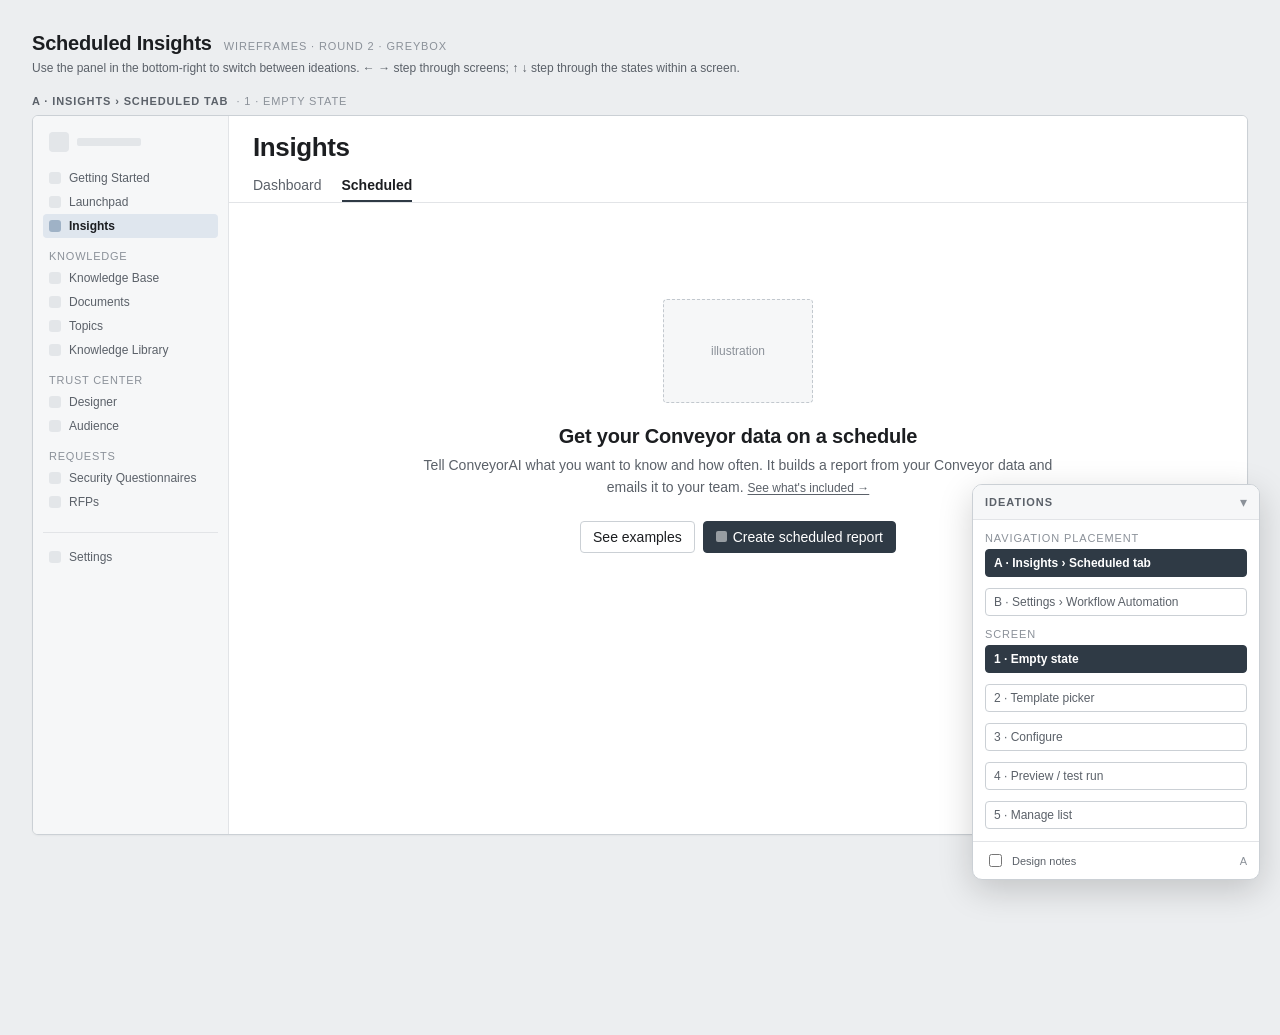
<file: wireframes/v2.html>
<!doctype html>
<html lang="en">
<head>
<meta charset="utf-8" />
<meta name="viewport" content="width=device-width, initial-scale=1" />
<title>Scheduled Insights — Wireframes v2</title>
<style>
  :root{
    --bg:#eceef0;
    --surface:#ffffff;
    --surface-2:#f6f7f8;
    --line:#e2e4e7;
    --line-2:#cbd0d5;
    --line-dash:#c2c8ce;
    --text:#1c1e21;
    --text-2:#5b6169;
    --text-3:#8b9199;
    --fill:#eef0f2;
    --fill-2:#e3e6e9;
    --ink:#2f3a45;
    --sel:#dfe6ee;
    --sel-line:#9fb2c6;
    --warn-fill:#f0ece4;
    --warn-line:#d8ccb6;
    --r:4px;
    --font:-apple-system,BlinkMacSystemFont,"Segoe UI",Inter,Roboto,Helvetica,Arial,sans-serif;
    /* type scale mirrors @conveyorhq/design-tokens */
    --h1:26px; --h2:20px; --h3:16px; --h4:14px; --body:14px; --sm:12px; --xs:11px;
  }
  *{box-sizing:border-box}
  html,body{margin:0;padding:0}
  body{
    background:var(--bg);
    font-family:var(--font);
    font-size:var(--body);
    color:var(--text);
    -webkit-font-smoothing:antialiased;
  }

  /* ---------- workbench ---------- */
  .workbench{padding:32px 32px 200px;max-width:1520px;margin:0 auto}
  .wb-head{display:flex;align-items:baseline;gap:12px;margin-bottom:6px}
  .wb-head h1{font-size:var(--h2);margin:0;letter-spacing:-.01em}
  .wb-head .tag{font-size:var(--xs);text-transform:uppercase;letter-spacing:.08em;color:var(--text-3)}
  .wb-sub{font-size:var(--sm);color:var(--text-2);margin:0 0 20px}

  .artboard-label{max-width:1440px;margin-left:auto;margin-right:auto;display:flex;align-items:center;gap:8px;margin:0 0 8px;font-size:var(--xs);
    text-transform:uppercase;letter-spacing:.08em;color:var(--text-3)}
  .artboard-label b{color:var(--text-2);font-weight:600}

  .artboard{
    width:100%;max-width:1440px;margin:0 auto;
    background:var(--surface);border:1px solid var(--line-2);border-radius:6px;
    overflow:hidden;position:relative;box-shadow:0 1px 2px rgba(0,0,0,.04);
    min-height:720px;display:flex;
  }

  /* ---------- notes ---------- */
  .notes{
    max-width:1440px;margin:12px auto 0;border:1px dashed var(--line-dash);border-radius:6px;background:var(--surface-2);
    padding:14px 16px;font-size:var(--sm);color:var(--text-2);line-height:1.55;
    padding-right:336px; /* clears the fixed ideation panel */
  }
  .notes h4{margin:0 0 8px;font-size:var(--xs);text-transform:uppercase;letter-spacing:.08em;color:var(--text-3)}
  .notes ul{margin:0;padding-left:16px}
  .notes li{margin-bottom:5px}
  .notes li:last-child{margin-bottom:0}
  .notes .ref{color:var(--text-3);font-style:italic}
  .notes.hidden{display:none}

  /* ---------- app chrome ---------- */
  .rail{width:196px;flex:0 0 196px;background:var(--surface-2);border-right:1px solid var(--line);
    padding:14px 10px;font-size:var(--sm)}
  .rail .brand{display:flex;align-items:center;gap:8px;padding:2px 6px 14px}
  .rail .brand .mark{width:20px;height:20px;border-radius:4px;background:var(--fill-2)}
  .rail .brand .wm{width:64px;height:8px;border-radius:2px;background:var(--fill-2)}
  .rail .grp{margin:12px 0 4px;padding:0 6px;font-size:var(--xs);text-transform:uppercase;
    letter-spacing:.07em;color:var(--text-3)}
  .rail a{display:flex;align-items:center;gap:8px;padding:5px 6px;border-radius:var(--r);
    color:var(--text-2);text-decoration:none}
  .rail a .dot{width:12px;height:12px;border-radius:3px;background:var(--fill-2);flex:0 0 12px}
  .rail a.on{background:var(--sel);color:var(--text);font-weight:600}
  .rail a.on .dot{background:var(--sel-line)}
  .rail .foot{margin-top:18px;padding-top:12px;border-top:1px solid var(--line)}

  .main{flex:1;min-width:0;display:flex;flex-direction:column;background:var(--surface)}
  .topbar{display:flex;align-items:center;justify-content:space-between;gap:12px;
    padding:16px 24px 0}
  .topbar h2{font-size:var(--h1);margin:0;letter-spacing:-.015em}
  .crumb{font-size:var(--sm);color:var(--text-3);margin:0 0 4px}
  .tabs{display:flex;gap:20px;padding:14px 24px 0;border-bottom:1px solid var(--line)}
  .tabs span{padding-bottom:9px;color:var(--text-2);font-size:var(--h4);cursor:default}
  .tabs span.on{color:var(--text);font-weight:600;box-shadow:inset 0 -2px 0 var(--ink)}
  .body{flex:1;overflow:auto;padding:24px}
  .body.tight{padding:20px 24px}

  /* settings takeover rail — replaces the app rail, per settings-nav.tsx */
  .set-rail{width:240px;flex:0 0 240px;background:var(--surface-2);border-right:1px solid var(--line);
    padding:12px 8px;font-size:var(--h4);overflow:auto}
  .set-rail .backlink{display:flex;align-items:center;gap:6px;padding:4px 8px;margin-bottom:14px;
    border-radius:var(--r);color:var(--text-2);font-weight:500;text-decoration:none}
  .set-rail .grp{margin:16px 0 6px;padding:0 8px;font-size:var(--xs);letter-spacing:.02em;
    color:var(--text-2);font-weight:600}
  .set-rail .grp:first-of-type{margin-top:0}
  .set-rail a:not(.backlink){display:block;padding:4px 8px;border-radius:var(--r);
    color:var(--text-2);text-decoration:none;font-weight:500}
  .set-rail a.on{background:var(--sel);color:var(--text)}

  /* settings two-pane */
  .set-wrap{flex:1;display:flex;min-height:0}
  .set-nav{width:216px;flex:0 0 216px;border-right:1px solid var(--line);padding:20px 12px;
    font-size:var(--sm);overflow:auto}
  .set-nav .grp{margin:14px 0 4px;padding:0 8px;font-size:var(--xs);text-transform:uppercase;
    letter-spacing:.07em;color:var(--text-3)}
  .set-nav .grp:first-child{margin-top:0}
  .set-nav a{display:block;padding:5px 8px;border-radius:var(--r);color:var(--text-2);text-decoration:none}
  .set-nav a.on{background:var(--sel);color:var(--text);font-weight:600}

  /* ---------- primitives ---------- */
  .btn{display:inline-flex;align-items:center;gap:6px;height:32px;padding:0 12px;border-radius:var(--r);
    border:1px solid var(--line-2);background:var(--surface);color:var(--text);font-size:var(--h4);
    font-family:var(--font);white-space:nowrap}
  .btn.pri{background:var(--ink);border-color:var(--ink);color:#fff}
  .btn.sm{height:26px;font-size:var(--sm);padding:0 9px}
  .btn.ghost{border-color:transparent;background:transparent;color:var(--text-2)}
  .btn .ic{width:11px;height:11px;border-radius:2px;background:currentColor;opacity:.5}

  .field{margin-bottom:16px}
  .label{display:block;font-size:var(--h4);font-weight:600;margin-bottom:5px}
  .hint{font-size:var(--sm);color:var(--text-3);margin:5px 0 0;line-height:1.5}
  .input,.select,.textarea{
    width:100%;border:1px solid var(--line-2);border-radius:var(--r);background:var(--surface);
    padding:8px 10px;font-size:var(--h4);color:var(--text-2);font-family:var(--font);min-height:34px;
    display:flex;align-items:center;
  }
  .input.ph,.textarea.ph{color:var(--text-3)}
  .select{justify-content:space-between}
  .select:after{content:"";width:0;height:0;border-left:4px solid transparent;border-right:4px solid transparent;
    border-top:5px solid var(--line-2)}
  .textarea{display:block;min-height:112px;line-height:1.6;white-space:pre-wrap}
  /* The two real template prompts are longer than any sheet, so this box always
     scrolls. Size it to the room the sheet has left below the label, so the whole
     box is visible and the schedule sits just under the fold. */
  .textarea.editable{max-height:368px;overflow-y:auto}
  .row{display:flex;gap:10px}
  .row > *{flex:1}
  .chips{display:flex;flex-wrap:wrap;gap:6px;align-items:center;border:1px solid var(--line-2);
    border-radius:var(--r);padding:6px 8px;min-height:34px}
  .chip{display:inline-flex;align-items:center;gap:6px;background:var(--fill);border:1px solid var(--line);
    border-radius:12px;padding:2px 8px;font-size:var(--sm);color:var(--text-2)}
  .chip .x{color:var(--text-3)}
  .chips .ghosttext{font-size:var(--sm);color:var(--text-3)}

  .pill{display:inline-flex;align-items:center;gap:5px;border-radius:11px;padding:2px 9px;
    font-size:var(--xs);border:1px solid var(--line-2);color:var(--text-2);background:var(--surface-2)}
  .pill .d{width:6px;height:6px;border-radius:50%;background:var(--line-2)}
  .pill.on .d{background:var(--ink)}
  .pill.warn,.pill.err{background:var(--warn-fill);border-color:var(--warn-line)}
  .pill.warn .d,.pill.err .d{background:#a8823c}
  .pill.err{color:#8a6d34}
  .pill.ok{background:var(--surface);border-color:var(--line-2);color:var(--text-2)}
  .pill.ok .d{background:var(--ink)}
  .pill.off{background:var(--surface-2);border-color:var(--line);color:var(--text-3)}
  .pill.off .d{background:var(--line-2)}

  /* Banner — the one place failures are reported. Follows the <Banner> component in
     @conveyorhq/react-components: 4px radius, no border, 12/16 padding, 12px/18px text,
     a 16px icon in its own column at 10px gap, title over description, close top-right.
     Tints and icon colours are the real caution / failure tokens. */
  .banner{position:relative;display:grid;grid-template-columns:auto 1fr;gap:4px 10px;
    border-radius:var(--r);padding:12px 16px;padding-right:72px;margin-bottom:14px}
  .banner.caution{background:#f4f1e8}
  .banner.caution .bicon{color:#9d7300}
  .banner.failure{background:#f4eded}
  .banner.failure .bicon{color:#b7221a}
  .bicon{grid-row:span 2;width:16px;height:16px;margin-top:2px}
  .bt{grid-column:2;font-size:var(--sm);line-height:18px;font-weight:500;color:#204156}
  .bs{grid-column:2;font-size:var(--sm);line-height:18px;color:#162d3c}
  .bs p{margin:0 0 16px}
  .bs p:last-child{margin-bottom:0}
  .bs.rows p{margin-bottom:5px}
  .bname{font-weight:600}
  .blink{text-decoration:underline;text-underline-offset:3px;cursor:pointer}
  .bclose{position:absolute;top:10px;right:12px;width:24px;height:24px;color:#86a3b5;
    display:flex;align-items:center;justify-content:center}
  .bclose svg{width:16px;height:16px}

  .toggle{width:30px;height:17px;border-radius:9px;background:var(--fill-2);border:1px solid var(--line-2);
    position:relative;display:inline-block}
  .toggle:after{content:"";position:absolute;top:1px;left:1px;width:13px;height:13px;border-radius:50%;
    background:#fff;border:1px solid var(--line-2)}
  .toggle.on{background:var(--ink);border-color:var(--ink)}
  .toggle.on:after{left:auto;right:1px;border-color:var(--ink)}

  .card{border:1px solid var(--line);border-radius:6px;background:var(--surface);padding:16px}
  .sec{border:1px solid var(--line);border-radius:6px;margin-bottom:14px;overflow:hidden}
  .sec > header{padding:12px 16px;border-bottom:1px solid var(--line);background:var(--surface-2);
    display:flex;align-items:center;justify-content:space-between}
  .sec > header h3{margin:0;font-size:var(--h4);font-weight:600}
  .sec > header .step{font-size:var(--xs);color:var(--text-3);text-transform:uppercase;letter-spacing:.07em}
  .sec .in{padding:16px}

  .ph-box{border:1px dashed var(--line-dash);border-radius:var(--r);background:var(--surface-2);
    display:flex;align-items:center;justify-content:center;color:var(--text-3);font-size:var(--sm)}
  .bar{height:8px;border-radius:2px;background:var(--fill-2)}
  .bar.s{width:40%} .bar.m{width:65%} .bar.l{width:88%}
  .stack > *{margin-bottom:7px} .stack > *:last-child{margin-bottom:0}

  table.tbl{width:100%;border-collapse:collapse;font-size:var(--h4)}
  table.tbl th{text-align:left;font-size:var(--xs);text-transform:uppercase;letter-spacing:.07em;
    color:var(--text-3);font-weight:600;padding:0 12px 8px;border-bottom:1px solid var(--line)}
  table.tbl th.sortable{cursor:pointer;user-select:none}
  table.tbl th.sortable:hover{color:var(--text-2)}
  table.tbl th.sortable.on{color:var(--text-2)}
  .caretsort{margin-left:5px;font-size:9px;opacity:.55}
  table.tbl th.sortable.on .caretsort{opacity:1}
  table.tbl td{padding:13px 12px;border-bottom:1px solid var(--line);color:var(--text-2);vertical-align:middle}
  table.tbl td.name{color:var(--text);font-weight:600}
  table.tbl td .sub{font-size:var(--sm);color:var(--text-3);font-weight:400;margin-top:2px}
  table.tbl tr.hl td{background:var(--surface-2)}

  .kicker{font-size:var(--xs);text-transform:uppercase;letter-spacing:.08em;color:var(--text-3);margin:0 0 8px}
  .h3{font-size:var(--h3);font-weight:600;margin:0 0 4px}
  .h2{font-size:var(--h2);font-weight:600;margin:0 0 6px;letter-spacing:-.01em}
  .muted{color:var(--text-2);font-size:var(--h4);line-height:1.6;margin:0}
  .muted.sm{font-size:var(--sm)}

  /* overlays */
  .scrim{position:absolute;inset:0;background:rgba(28,30,33,.30);display:flex;align-items:center;
    justify-content:center;padding:28px;z-index:5}
  .modal{background:var(--surface);border-radius:8px;width:100%;max-width:620px;max-height:100%;
    display:flex;flex-direction:column;box-shadow:0 12px 40px rgba(0,0,0,.22);overflow:hidden}
  .pframe{display:contents}
  .modal > header{padding:18px 20px;border-bottom:1px solid var(--line);display:flex;
    align-items:flex-start;justify-content:space-between;gap:12px}
  .modal > header h3{margin:0;font-size:var(--h3);font-weight:600}
  .modal > .mbody{padding:20px;overflow:auto}
  .modal > footer{padding:14px 20px;border-top:1px solid var(--line);display:flex;
    align-items:center;justify-content:space-between;gap:10px;background:var(--surface-2)}
  .menu{position:absolute;background:var(--surface);border:1px solid var(--line-2);border-radius:6px;
    box-shadow:0 8px 24px rgba(0,0,0,.14);padding:4px;min-width:158px;font-size:var(--h4);z-index:4}
  .menu div{padding:7px 10px;border-radius:var(--r);color:var(--text-2)}
  .menu div.sep{border-top:1px solid var(--line);margin:4px 0;padding:0;height:0}

  /* report artifact preview */
  .paper{background:#fff;border:1px solid var(--line-2);box-shadow:0 2px 10px rgba(0,0,0,.07);
    width:520px;padding:34px 38px;margin:0 auto}
  .paper .plogo{width:78px;height:9px;background:var(--fill-2);border-radius:2px;margin-bottom:22px}
  .paper h4{margin:0 0 4px;font-size:var(--h2);letter-spacing:-.01em}
  .paper .pmeta{font-size:var(--sm);color:var(--text-3);margin:0 0 20px}
  .paper .pkick{font-size:var(--xs);text-transform:uppercase;letter-spacing:.08em;color:var(--text-3);
    margin:22px 0 8px}

  .callout{border:1px solid var(--line);background:var(--surface-2);border-radius:6px;padding:12px 14px;
    font-size:var(--sm);color:var(--text-2);line-height:1.55}
  .callout b{color:var(--text)}
  .discl{border:1px solid var(--line);border-radius:6px;background:var(--surface-2);padding:10px 12px;
    font-size:var(--sm);color:var(--text-2);display:flex;gap:8px;align-items:flex-start}

  .scopegrid{display:grid;grid-template-columns:repeat(2,1fr);gap:6px 14px;margin-top:8px}
  .scopegrid span{font-size:var(--sm);color:var(--text-2);display:flex;gap:7px;align-items:center}
  .scopegrid span:before{content:"";width:5px;height:5px;border-radius:50%;background:var(--line-2)}

  /* an editable prompt canvas — full-contrast text, focus ring, caret, resize grip */
  .textarea.editable{
    color:var(--text);background:#fff;position:relative;
    border-color:var(--ink);box-shadow:0 0 0 3px rgba(47,58,69,.09);
    padding:11px 13px;
  }
  .textarea.editable:after{
    content:"";position:absolute;right:4px;bottom:4px;width:7px;height:7px;
    border-right:2px solid var(--line-2);border-bottom:2px solid var(--line-2);
  }
  .textarea.editable.ph,.input.editable.ph{color:var(--text-3)}
  .caret{display:inline-block;width:1.5px;height:15px;background:var(--ink);
    vertical-align:-3px;margin-left:1px}
  .lblrow{display:flex;align-items:baseline;justify-content:space-between;gap:12px;margin-bottom:3px}
  .lblrow .label{margin-bottom:0}
  .editnote{font-size:var(--sm);color:var(--text-2);margin:0 0 8px}
  .editnote .promptname{font-weight:600;color:var(--text)}
  .btn.icon{width:28px;height:28px;padding:0;justify-content:center;color:var(--text-2);
    font-size:15px;line-height:1}

  .scopeline{font-size:var(--sm);color:var(--text-2);margin:0;line-height:1.5}

  .heropanel{max-width:820px;margin:26px auto 0;border:1px solid var(--line);border-radius:8px;
    background:var(--surface);overflow:hidden}
  .heropanel-foot{border-top:1px solid var(--line);background:var(--surface-2);padding:18px 30px 24px}
  /* manage list */
  .rchips{display:flex;align-items:center;gap:4px;flex-wrap:wrap}
  .rchip{width:24px;height:24px;border-radius:50%;background:var(--fill-2);border:1px solid var(--line-2);
    display:inline-flex;align-items:center;justify-content:center;font-size:9px;font-weight:600;
    color:var(--text-2);letter-spacing:.02em;flex:0 0 24px}
  .rchip.ext{background:var(--warn-fill);border-color:var(--warn-line)}
  .rmore{font-size:var(--sm);color:var(--text-3);margin-left:2px}
  .rcount{border-bottom:1px dotted var(--line-2);cursor:default}
  .rcwrap{position:relative;display:inline-block}
  .rcwrap .rtip{top:24px}
  .extbadge{font-size:9px;text-transform:uppercase;letter-spacing:.06em;color:#8a6d34;
    background:var(--warn-fill);border:1px solid var(--warn-line);border-radius:3px;padding:0 4px}
  .rtip.up{top:auto;bottom:46px}
  .rtip{position:absolute;left:0;top:46px;z-index:6;width:262px;background:#fff;
    border:1px solid var(--line-2);border-radius:6px;box-shadow:0 10px 28px rgba(0,0,0,.16);overflow:hidden}
  .rtiphead{padding:8px 12px;border-bottom:1px solid var(--line);background:var(--surface-2);
    font-size:var(--xs);text-transform:uppercase;letter-spacing:.07em;color:var(--text-3)}
  .rtiplist{max-height:246px;overflow:auto}
  .rtiprow{display:flex;gap:9px;align-items:center;padding:6px 12px}
  .rtiprow .t{font-size:var(--sm);font-weight:600;line-height:1.3}
  .rtiprow .s{font-size:var(--xs);color:var(--text-3)}


  .btn.dis{opacity:.42;pointer-events:none}
  .btn.strong{border-color:var(--ink);color:var(--text);font-weight:600}
  .bodybar{display:flex;align-items:center;justify-content:space-between;gap:12px;
    max-width:520px;margin:0 auto 12px}
  .extcount{color:#8a6d34}
  .spill{display:inline-flex;align-items:center;gap:6px;border:1px solid var(--line-2);
    background:var(--surface-2);border-radius:12px;padding:3px 8px;font-size:var(--sm);
    color:var(--text-2);cursor:pointer;white-space:nowrap}
  .spill:hover{border-color:var(--line-2);background:var(--fill-2)}
  .spill.ext{background:var(--warn-fill);border-color:var(--warn-line)}
  .spill .x{color:var(--text-3)}

  .quickset{font-size:var(--sm);display:flex;gap:8px;align-items:center}
  .tokenfield{display:flex;flex-wrap:wrap;gap:5px;align-items:center;border:1px solid var(--ink);
    border-radius:var(--r);padding:7px 9px;min-height:40px;background:#fff;
    box-shadow:0 0 0 3px rgba(47,58,69,.09);max-height:132px;overflow-y:auto}
  .tokeninput{flex:1;min-width:150px;border:none;outline:none;font-size:var(--h4);
    font-family:var(--font);color:var(--text);padding:2px 0}
  /* typeahead menu — appears under the field while you type */
  .gmenu{margin-top:5px;border:1px solid var(--line-2);border-radius:var(--r);background:#fff;
    box-shadow:0 8px 24px rgba(0,0,0,.12);max-height:236px;overflow-y:auto}
  .gmrow{display:flex;align-items:center;gap:11px;padding:8px 12px;cursor:pointer}
  .gmrow:hover,.gmrow.on{background:var(--surface-2)}
  .gmrow .t{font-size:var(--h4);line-height:1.35;color:var(--text-2)}
  .gmrow .s{font-size:var(--sm);line-height:1.4;color:var(--text-3)}
  .gmrow b{font-weight:600;color:var(--text)}
  .gmempty{padding:11px 12px;font-size:var(--sm);color:var(--text-3);line-height:1.5}

  /* shortcut rows under the field */
  .srows{margin:9px 0 10px;border:1px solid var(--line-2);border-radius:var(--r);overflow:hidden}
  .srow{display:flex;align-items:center;gap:10px;padding:9px 12px;cursor:pointer;
    background:var(--surface-2);border-bottom:1px solid var(--line)}
  .srow:last-child{border-bottom:none}
  .srow:hover{background:var(--sel)}
  .srow.on{background:var(--sel);box-shadow:inset 2px 0 0 var(--sel-line)}
  .srow .t{font-size:var(--h4);color:var(--text)}
  .srow .s{font-size:var(--sm);color:var(--text-3);margin-left:auto}
  .srow .rchip{width:auto;padding:0 7px;border-radius:11px;font-size:9px}
  .cbox{width:14px;height:14px;border-radius:3px;border:1px solid var(--line-2);background:#fff;flex:0 0 14px}
  .cbox.on{background:var(--ink);border-color:var(--ink)}


  .dim{opacity:.42;pointer-events:none;user-select:none}
  .addplus{width:22px;height:22px;border-radius:50%;border:1px dashed var(--line-dash);
    display:inline-flex;align-items:center;justify-content:center;color:var(--text-3);
    font-size:12px;flex:0 0 22px}


  /* test-run treatments */
  .art{display:flex;justify-content:center}
  .artpage{width:300px;background:#fff;border:1px dashed var(--line-dash);border-radius:4px;
    padding:22px 24px;box-shadow:0 2px 10px rgba(0,0,0,.05)}
  .artbar{height:9px;border-radius:2px;background:var(--fill-2);margin-bottom:8px}
  .artbar.w40{width:40%} .artbar.w70{width:70%}
  .artline{height:6px;border-radius:2px;background:var(--fill);margin-bottom:6px}
  .artline.w60{width:60%}
  .artchart{display:flex;align-items:flex-end;gap:7px;height:78px;margin:16px 0 14px;
    padding-bottom:6px;border-bottom:1px solid var(--line)}
  .artcol{flex:1;background:var(--fill-2);border-radius:2px 2px 0 0}
  .arttable{display:grid;grid-template-columns:repeat(4,1fr);gap:5px}
  .arttable div{height:6px;border-radius:2px;background:var(--fill)}

  /* inset sheet — the standard for every step in the create flow.
     Fills the frame minus a margin, so the app stays visible behind it. */
  .scrim.roomy{padding:44px}
  .modal.sheet{max-width:none;width:100%;height:100%;max-height:none}
  .modal.sheet .mbody{display:flex;flex-direction:column;flex:1;min-height:0}
  .modal.sheet .pwrap{flex:1;min-height:0}
  .modal.sheet .plist{overflow-y:auto}
  /* a sheet body whose content is a single centred object rather than a form */
  .modal.sheet .mbody.centred{justify-content:center;align-items:center;overflow-y:auto}
  /* a form column stays readable however wide the container gets */
  .formcol{max-width:620px;margin:0 auto;width:100%}
  .modal .mbody:has(> .formcol){display:block;overflow-y:auto}

  /* two-pane template picker */
  .pwrap{display:flex;min-height:376px}
  .plist{width:320px;flex:0 0 320px;border-right:1px solid var(--line);background:var(--surface-2);
    padding:10px 8px}
  .pitem{padding:9px 10px;border-radius:var(--r);font-size:var(--h4);color:var(--text-2);
    line-height:1.35;margin-bottom:2px}
  .pitem.on{background:var(--sel);color:var(--text);font-weight:600;
    box-shadow:0 0 0 1px var(--sel-line)}
  .pitem.scratch{color:var(--text-3);border:1px dashed var(--line-dash);margin-top:8px}
  .pitem.scratch.on{color:var(--text);background:var(--sel);border-style:solid;
    border-color:var(--sel-line);font-weight:600}
  .tips{margin:0;padding-left:17px;font-size:var(--sm);color:var(--text-2);line-height:1.55}
  .tips li{margin-bottom:4px}
  .pdetail{flex:1;min-width:0;padding:24px 28px;overflow:auto}
  .promptview{border:1px solid var(--line);border-radius:var(--r);background:var(--surface-2);
    padding:13px 15px;font-size:var(--h4);color:var(--text);line-height:1.6;white-space:pre-wrap;
    max-height:340px;overflow-y:auto}

  /* prompt-block treatments */
  .tmplbar{display:flex;align-items:center;gap:8px;margin-bottom:8px}
  .tmplchip{display:inline-flex;align-items:center;gap:7px;border:1px solid var(--sel-line);background:var(--sel);
    border-radius:13px;padding:3px 10px;font-size:var(--sm);color:var(--text);font-weight:600}
  .tmplchip .x{color:var(--text-2);font-weight:400}
  .lnk{font-size:var(--sm);color:var(--text-2);text-decoration:underline;text-underline-offset:2px}
  .tok{background:var(--sel);border:1px solid var(--sel-line);border-radius:3px;padding:0 4px}
  .ptool{display:flex;align-items:center;justify-content:space-between;gap:8px;
    border:1px solid var(--line-2);border-bottom:none;border-radius:var(--r) var(--r) 0 0;
    padding:6px 8px;background:var(--surface-2);position:relative}
  .ptool .grpb{display:flex;gap:6px;align-items:center}
  .textarea.attached{border-radius:0 0 var(--r) var(--r)}
  .dlist{border:1px solid var(--line);border-radius:var(--r);overflow:hidden;background:var(--surface)}
  .dlist .drow{display:flex;gap:9px;padding:8px 10px;border-bottom:1px solid var(--line);align-items:flex-start}
  .dlist .drow:last-child{border-bottom:none}
  .dlist .drow .plus{color:var(--text-3);font-size:var(--sm);flex:0 0 auto;margin-top:1px}
  .dlist .drow .t{font-size:var(--sm);font-weight:600;line-height:1.3}
  .dlist .drow .s{font-size:var(--xs);color:var(--text-3);line-height:1.4;margin-top:1px}
  .dlist.scroll{max-height:268px;overflow:auto}
  .scopebar{display:flex;flex-wrap:wrap;gap:6px;align-items:center;margin-top:8px}
  .srcchip{display:inline-flex;align-items:center;gap:6px;border:1px solid var(--line-2);background:var(--surface-2);
    border-radius:12px;padding:2px 9px;font-size:var(--sm);color:var(--text-2)}
  .srcchip .x{color:var(--text-3)}
  .srcchip.add{border-style:dashed;color:var(--text-3)}
  .slot{display:flex;align-items:center;gap:9px;padding:10px 0;border-bottom:1px solid var(--line)}
  .slot:last-of-type{border-bottom:none}
  .slot .sl{font-size:var(--h4);color:var(--text-2);flex:0 0 auto}
  .slot .sf{flex:1;min-width:0}
  .assembled{border:1px solid var(--line);border-radius:var(--r);background:var(--surface-2);padding:11px 13px;
    font-size:var(--sm);color:var(--text-2);line-height:1.6}

  /* ---------- control panel ---------- */
  #ctl{
    position:fixed;right:20px;bottom:20px;z-index:100;background:#fff;border:1px solid var(--line-2);
    border-radius:10px;box-shadow:0 10px 34px rgba(0,0,0,.18);width:288px;font-size:var(--sm);
    overflow:hidden;
  }
  #ctl .ch{display:flex;align-items:center;justify-content:space-between;padding:10px 12px;
    border-bottom:1px solid var(--line);background:var(--surface-2);cursor:pointer;user-select:none}
  #ctl .ch b{font-size:var(--xs);text-transform:uppercase;letter-spacing:.09em;color:var(--text-2)}
  #ctl .ch .cv{color:var(--text-3);font-size:14px;line-height:1}
  #ctl .cb{padding:12px;max-height:calc(100vh - 190px);overflow-y:auto}
  #ctl.min .cb{display:none}
  #ctl .grp{margin-bottom:12px}
  #ctl .grp:last-child{margin-bottom:0}
  #ctl .gl{font-size:var(--xs);text-transform:uppercase;letter-spacing:.08em;color:var(--text-3);
    margin-bottom:5px;display:flex;justify-content:space-between;align-items:center}
  #ctl .seg{display:flex;flex-wrap:wrap;gap:4px}
  #ctl .seg button{flex:1 1 auto;min-width:0;border:1px solid var(--line-2);background:#fff;border-radius:var(--r);
    padding:6px 8px;font-size:var(--sm);color:var(--text-2);font-family:var(--font);cursor:pointer;
    white-space:nowrap;text-overflow:ellipsis;overflow:hidden}
  #ctl .seg button:hover{background:var(--surface-2)}
  #ctl .seg button.on{background:var(--ink);border-color:var(--ink);color:#fff;font-weight:600}
  #ctl .seg.stack button{flex:1 1 100%;text-align:left}
  #ctl .seg.stack > .subs{flex:1 1 100%}
  #ctl .subs{margin:6px 0 8px 9px;padding-left:11px;border-left:2px solid var(--line)}
  #ctl .sgrp{margin-bottom:9px}
  #ctl .sgrp:last-child{margin-bottom:2px}
  #ctl .sgrp .gl{margin-bottom:4px;color:var(--text-3)}
  #ctl .sgrp .seg button{font-size:11px;padding:5px 8px}
  #ctl .subs .subs{margin:5px 0 7px 7px;padding-left:9px;border-left:2px solid var(--line-2)}
  #ctl .foot{border-top:1px solid var(--line);padding:9px 12px;display:flex;align-items:center;
    justify-content:space-between;color:var(--text-3);font-size:var(--xs)}
  #ctl .sw{display:flex;align-items:center;gap:7px;color:var(--text-2);cursor:pointer}
</style>
</head>
<body>

<div class="workbench">
  <div class="wb-head">
    <h1>Scheduled Insights</h1>
    <span class="tag">Wireframes · round 2 · greybox</span>
  </div>
  <p class="wb-sub">Use the panel in the bottom-right to switch between ideations. ← → step through screens; ↑ ↓ step through the states within a screen.</p>

  <p class="artboard-label" id="ablabel"></p>
  <div class="artboard" id="stage"></div>
  <div class="notes" id="notes"></div>
</div>

<div id="ctl">
  <div class="ch" onclick="document.getElementById('ctl').classList.toggle('min')">
    <b>Ideations</b><span class="cv">▾</span>
  </div>
  <div class="cb" id="ctlbody"></div>
  <div class="foot">
    <label class="sw"><input type="checkbox" id="noteToggle" /> Design notes</label>
    <span id="combo"></span>
  </div>
</div>

<script>
/* ============================================================
   STATE
   ============================================================ */
const PLACEMENTS = [
  {id:'insights', label:'A · Insights › Scheduled tab'},
  {id:'settings', label:'B · Settings › Workflow Automation'}
];
const SCREENS = [
  {id:'empty',     label:'1 · Empty state'},
  {id:'templates', label:'2 · Template picker'},
  {id:'configure', label:'3 · Configure'},
  {id:'preview',   label:'4 · Preview / test run'},
  {id:'manage',    label:'5 · Manage list'}
];


const TESTRUNS = [
  {id:'t1', label:'T1 · Illustrative sample (direction)'},
  {id:'t2', label:'T2 · Live preview (backup)'}
];

const OVERLAYS = [
  {id:'default', label:'Default'},
  {id:'menu',    label:'Row menu open'},
  {id:'hover',   label:'Recipient hover list'},
  {id:'send',    label:'“Send to…” modal'},
  {id:'error',   label:'Error banner'}
];

/* The four things that can go wrong, and who has to fix each one. */
const ERRKINDS = [
  {id:'delivery',   label:'B1 · Delivery failed'},
  {id:'generation', label:'B2 · Report generation failed'},
  {id:'prompt',     label:'B3 · Invalid or bad prompt'},
  {id:'many',       label:'B4 · Several at once'}
];

const SOURCES_OF_PROMPT = [
  {id:'template', label:'From a template'},
  {id:'scratch',  label:'From scratch'}
];

const state = {placement:'insights', screen:'empty', source:'template', tmpl:0, testrun:'t1', overlay:'default', errkind:'delivery', picked:null, prevPicked:null, sortKey:'name', sortDir:'asc', extras:[], q:'', subIdx:0, notes:false};

/* ============================================================
   CONTENT
   ============================================================ */
const TEMPLATES = [
  {q:'Who viewed our Trust Center documents?',
   n:'Trust Center monthly report',
   d:'Eight health metrics, then top domains, top documents and every AI conversation — each table followed by written analysis, closing with actions tagged Content, Sales or Agent.',
   p:`Report on how our Trust Center performed over the reporting period. The reader is the security or GRC owner, who needs to answer three questions: is the Trust Center working, who specifically is looking, and what should I change.

Cover:
• A health snapshot — external interactions, unique visitors, active domains, new connections, document views and downloads, Q&A views, agent conversations, new subscribers.
• Who is visiting — top domains by engagement, with the visitor emails behind each.
• Content performance — the most viewed documents, and any document we expected to matter that is seeing little or no traffic.
• Every Trust Center AI conversation — domain, date, length and topic — and the questions the agent could not answer.
• New subscribers and new connections created in the period.

Exclude anyone internal to us from every figure. Never mix internal and external activity in the same number.

After each section, say what the data means rather than restating it. Commit to the interpretation the data supports instead of hedging. If engagement is concentrated in a few accounts, name them and say what their behaviour suggests — a full compliance package downloaded in one session reads as an active security review. Where a visitor asked something the agent could not answer, say whether we are missing the content or failing to surface content we already have.

Finish with actions, each tagged Content, Sales or Agent, and each pointing at the specific number behind it.`},

  {q:'How accurate were our AI answers?',
   n:'Conveyor answer quality',
   d:'Perfect / Accurate Edited / Inaccurate / Unanswered rates over the period, split by questionnaire type, with failures grouped by root cause and quoted in full — plus the knowledge base changes that fix the most answers per unit of effort.',
   p:`Analyse how well ConveyorAI answered customer security questionnaires and RFPs over the reporting period. The audience is the team that maintains the knowledge base behind the answering system — they do not need questionnaires explained. What they need is which entries are wrong, which are missing, and which are costing the most reviewer time.

Cover:
• Scope — how many answers were graded, how many carry no grade at all, and anything excluded.
• The four rates: Perfect, Accurate Edited, Inaccurate, Unanswered. Split Security Questionnaire from RFP when both appear; they fail differently.
• Whether failures cluster in a few questionnaires or spread evenly, and separately whether they cluster by topic. One stale entry surfacing across five customers is a higher-leverage fix than one bad questionnaire.
• Which subjects the AI handles well and badly, named specifically enough to act on.
• Every inaccurate and unanswered answer, grouped by root cause, quoted in full — question, AI draft, final answer.
• The Accurate Edited answers, diffed against their finals, to find the mechanical edits that are one style rule away from Perfect.
• Process and format problems, kept separate from knowledge base problems.

Counting rules:
An answer a human did not edit is Perfect — silence is approval. Count every graded answer with no review-intensity threshold.
Where the AI's text was accepted verbatim and only a structured picklist was wrong, that is a format failure, not a content one. Report the corrected content-inaccuracy rate as the real number.

Read the failures rather than inferring them from metadata. Do not recommend model, prompt or retrieval changes — every recommendation should be a knowledge base content change. Close with a prioritised list ordered by failures resolved per unit of effort, and an "if only three things get done" box.`},

  {q:'What did AI answer in our Trust Center?',
   n:'Trust Center AI answers',
   d:'Answered vs. deflected share of visitor questions, split by month. Plus the 20 most-asked questions AI could not answer, grouped by topic.',
   p:`Report on what our Trust Center AI answered for visitors over the reporting period.

Include: the share of questions answered versus deflected, by month; the twenty most-asked questions AI could not answer, grouped by topic; and which of those we could resolve by adding knowledge.`},

  {q:'Which answers needed a human edit?',
   n:'Human edit volume',
   d:'Bar chart of edited vs. untouched AI answers by week. Plus the 10 most-edited questions with edit counts, as a review workload estimate.',
   p:`Report on how much AI-drafted content our team edited over the reporting period.

Include: edited versus untouched answers by week; the ten most-edited questions with edit counts; and an estimate of the review workload this represents.`},

  {q:'Where are the gaps in our knowledge?',
   n:'Knowledge gap analysis',
   d:'Questions with no confident answer, clustered into topics and ranked by how often each topic came up. No chart — a prioritized list.',
   p:`Identify gaps in our knowledge base over the reporting period.

Include: the questions we could not answer confidently, clustered into topics and ranked by how often each topic came up. For each topic, suggest what knowledge would close the gap.`}
];

const SCOPE = [
  'Questionnaires &amp; questions','Knowledge base &amp; topics',
  'Trust Center activity','Trust Center AI conversations',
  'One-off questions','Documents &amp; product lines',
  'Visitor feedback','Connections &amp; access'
];

const SCRATCH_PLACEHOLDER =
`Describe the report you want. For example:

“Show me how many questionnaires we completed last month, how
long each one took, and which topics slowed us down the most.”`;

/* Which template is selected. Set by clicking a row in the picker, and read
   again in configure so step 2 shows the prompt you actually chose. */
function tmpl(){
  /* -1 is "start from scratch"; if step 2 is flipped back to a template, fall
     back to the first one rather than reading past the end of the list. */
  return TEMPLATES[state.tmpl] || TEMPLATES[0];
}

const ORG = ['Priya Nadkarni','Marcus Lehane','Dana Whitfield','Tomás Rivera','Aisha Karim',
  'Ben Osei','Clara Mendes','Dev Patel','Erin Volkov','Farid Haddad','Grace Lin','Hugo Bianchi',
  'Ivana Tso','Jonah Weiss','Keiko Mori','Liam Doherty','Maya Sharma','Noah Byrne','Olga Petrova',
  'Pablo Ruiz','Quinn Adeyemi','Rosa Iglesias'
].map(n => ({n, e:n.toLowerCase().split(' ')[0]+'@acme.com'}));

const EXT = [
  {n:'audit@northwind.com', e:'audit@northwind.com', ext:true},
  {n:'kai@northwind.com',   e:'kai@northwind.com',   ext:true}
];

const R = (a,b) => ORG.slice(a,b);

const REPORTS = [
  {n:'Monthly Trust Center digest', t:'Who viewed our Trust Center documents?', s:'Monthly on the 1st, 9:00 AM ET', to:R(0,13).concat(EXT), l:'Sep 1, 2026', lt:20260901, ls:'ok', st:'Active', nx:'Oct 1, 2026'},
  {n:'AI answer accuracy',          t:'How accurate were our AI answers?',      s:'Weekly on Monday, 8:00 AM ET',   to:R(12,13),l:'Sep 7, 2026', lt:20260907, ls:'ok', st:'Active', nx:'Sep 14, 2026'},
  {n:'Trust Center AI answers',     t:'What did AI answer in our Trust Center?',s:'Weekly on Wednesday, 7:00 AM ET',to:R(3,9),  l:'Aug 26, 2026',lt:20260826, st:'Error', sd:'Sep 2, 2026', nx:'Sep 9, 2026',
   fail:{kind:'delivery', when:'Sep 2, 2026', what:'2 of 7 addresses bounced', who:'dana.reyes@acme.com, t.okafor@northwind.io'}},
  {n:'Knowledge gap analysis',      t:'Where are the gaps in our knowledge?',   s:'Monthly on the 15th, 9:00 AM ET',to:R(0,2),  l:'Jul 15, 2026',lt:20260715, st:'Paused', pd:'Aug 16, 2026',
   fail:{kind:'generation', when:'Aug 15, 2026', what:'no data returned for the period'}},
  {n:'Questionnaire throughput',    t:'How much time did Conveyor save us?',    s:'Weekly on Friday, 4:00 PM ET',   to:R(2,7),  l:'Aug 29, 2026',lt:20260829, st:'Paused', pd:'Aug 30, 2026',
   fail:{kind:'prompt', when:'Sep 5, 2026', what:'the prompt asks for data Conveyor does not hold'}}
];

/* ============================================================
   CHROME
   ============================================================ */
const RAIL = [
  {g:'', items:[['Getting Started',0],['Launchpad',0],['Insights','insights']]},
  {g:'Knowledge', items:[['Knowledge Base',0],['Documents',0],['Topics',0],['Knowledge Library',0]]},
  {g:'Trust Center', items:[['Designer',0],['Audience',0]]},
  {g:'Requests', items:[['Security Questionnaires',0],['RFPs',0]]}
];

const SET_NAV = [
  ['User',                 ['Settings','Security','Notifications','Accessibility']],
  ['Organization',         ['Settings','Integrations','Members &amp; Access','Notifications']],
  ['Knowledge Management', ['Auto-Ingest Knowledge']],
  ['Answering',            ['Sources in Scope','Custom Instructions']],
  ['Workflow Automation',  ['Automation Rules','Team Routing','Self-Serve via Slack','Scheduled Insights']],
  ['Trust Center',         ['Settings','NDA &amp; Access','Trust Center Agent &amp; MCP','Visitor Feedback']],
  ['RFPs',                 ['Red Flag Detection','Manage Templates']]
];

function rail(activeInsights, activeSettings){
  let h = `<nav class="rail"><div class="brand"><div class="mark"></div><div class="wm"></div></div>`;
  RAIL.forEach(sec=>{
    if(sec.g) h += `<div class="grp">${sec.g}</div>`;
    sec.items.forEach(([label,key])=>{
      const on = (key==='insights' && activeInsights) ? ' on':'';
      h += `<a class="${on.trim()}"><span class="dot"></span>${label}</a>`;
    });
  });
  h += `<div class="foot"><a class="${activeSettings?'on':''}"><span class="dot"></span>Settings</a></div></nav>`;
  return h;
}

function settingsNav(){
  let h = `<nav class="set-rail"><a class="backlink">&larr; Back to app</a>`;
  SET_NAV.forEach(([g,items])=>{
    h += `<div class="grp">${g}</div>`;
    items.forEach(i=>{
      const on = i==='Scheduled Insights' ? ' class="on"' : '';
      h += `<a${on}>${i}</a>`;
    });
  });
  return h + `</nav>`;
}

/* Wraps page content in the correct navigation placement. */
function frame(content, opts){
  opts = opts || {};
  if(state.placement==='insights'){
    return rail(true,false) + `<div class="main">
      <div class="topbar"><h2>Insights</h2>${opts.action||''}</div>
      <div class="tabs"><span>Dashboard</span><span class="on">Scheduled</span></div>
      <div class="body ${opts.tight?'tight':''}">${content}</div>
    </div>`;
  }
  return settingsNav() + `<div class="main">
    <div class="topbar" style="padding-bottom:16px;border-bottom:1px solid var(--line);align-items:center">
      <h2 style="font-size:var(--h2)">Scheduled Insights</h2>
      ${opts.action||''}
    </div>
    <div class="body ${opts.tight?'tight':''}">${content}</div>
  </div>`;
}

/* ============================================================
   SHARED BLOCKS
   ============================================================ */
const newBtn = `<button class="btn pri"><span class="ic"></span>New scheduled report</button>`;


/* The four configuration blocks, reused by all three variants. */
/* ============================================================
   PROMPT BLOCK  —  name + body, both plainly editable
   ============================================================ */
function promptBlock(){
  const scratch = state.source==='scratch';
  const t = tmpl();
  const name = scratch
    ? `<div class="input editable ph" style="min-height:36px">Name this report</div>`
    : `<div class="input editable" style="min-height:36px">${t.n}</div>`;
  const body = scratch
    ? `<div class="textarea editable ph" style="min-height:152px"><span class="caret"></span>${SCRATCH_PLACEHOLDER}</div>`
    : `<div class="textarea editable" style="min-height:152px">${t.p}<span class="caret"></span></div>`;
  /* names the template chosen in step 1, so the prompt keeps its provenance */
  const note = scratch
    ? 'Describe what you want to know. Plain language works.'
    : `Edit <b class="promptname">${t.q}</b> below to change what this report covers.`;
  return `<div class="field">
      <label class="label">Report name</label>
      ${name}
    </div>
    <div class="field">
      <div class="lblrow">
        <label class="label">Prompt</label>
        ${scratch?'':`<button class="btn icon" title="Reset to template"
            aria-label="Reset to template">&#8634;</button>`}
      </div>
      <p class="editnote">${note}</p>
      ${body}
    </div>`;
}

function fPrompt(){
  return promptBlock();
}


function fSchedule(){
  return `<div class="field">
    <label class="label">Schedule</label>
    <div class="row">
      <div class="select" style="flex:1.1">Weekly</div>
      <div class="select" style="flex:1">Monday</div>
      <div class="select" style="flex:.9">8:00 AM</div>
    </div>
    <div class="row" style="margin-top:8px"><div class="select">Eastern Time (US &amp; Canada)</div></div>
    <p class="hint">Next run: Monday, Sep 14, 2026 at 8:00 AM ET</p>
  </div>`;
}
function fRecipients(){
  return `<div class="field">
    <label class="label">Send to</label>
    <div class="chips">
      <span class="chip">ivana.tso@conveyor.com <span class="x">×</span></span>
      <span class="chip">security@acme.com <span class="x">×</span></span>
      <span class="ghosttext">Add an email…</span>
    </div>
    <p class="hint">Delivered as a PDF attachment. Slack and in-app delivery come later.</p>
  </div>`;
}

/* ============================================================
   SCREENS
   ============================================================ */
const HEAD = 'Get your Conveyor data on a schedule';
const SUB  = `Tell ConveyorAI what you want to know and how often. It builds a report from your
  Conveyor data and emails it to your team. <span class="lnk">See what's included &rarr;</span>`;


function scEmpty(){
  const content = `<div style="max-width:760px;margin:72px auto 0;text-align:center">
      <div class="ph-box" style="width:150px;height:104px;margin:0 auto 22px">illustration</div>
      <p class="h2">${HEAD}</p>
      <p class="muted" style="max-width:660px;margin:0 auto 22px">${SUB}</p>
      <div style="display:flex;gap:8px;justify-content:center">
        <button class="btn">See examples</button>
        <button class="btn pri"><span class="ic"></span>Create scheduled report</button>
      </div>
    </div>`;
  return frame(content, {});
}

/* Left list + right detail. The prompt is readable before you commit. */
/* state.tmpl of -1 means "Start from scratch" — the same list, a different row. */
function pickerDetail(){
  const scratch = state.tmpl === -1;
  const sel = scratch ? -1 : (state.tmpl || 0);
  const list = `<div class="plist">
    ${TEMPLATES.map((t,i)=>`<div class="pitem${i===sel?' on':''}"
      data-tmpl="${i}">${t.q}</div>`).join('')}
    <div class="pitem scratch${scratch?' on':''}" data-tmpl="-1">＋ Start from scratch</div>
  </div>`;

  const detail = scratch ? `<div class="pdetail">
    <p class="h3">Start from scratch</p>
    <p class="muted sm" style="margin:6px 0 0">Write your own prompt in the next step.
      Conveyor picks the charts and tables that fit what you ask for.</p>

    <p class="kicker" style="margin:18px 0 6px">What makes a good prompt</p>
    <ul class="tips">
      <li>Name the period you care about — last month, last quarter.</li>
      <li>Say what to include: a trend, a ranked list, a comparison.</li>
      <li>Ask for a shape — a chart by week, a table by company.</li>
    </ul>

    <p class="kicker" style="margin:18px 0 6px">Example</p>
    <div class="promptview">Show me how many questionnaires we completed last month, how long each one took, and which topics slowed us down the most. Compare against the month before.</div>

    <p class="hint">Reports can draw on your Conveyor data.
      <span class="lnk">See what's included &rarr;</span></p>
  </div>` : (() => {
    const t = TEMPLATES[sel];
    return `<div class="pdetail">
      <p class="h3">${t.q}</p>
      <p class="kicker" style="margin:14px 0 5px">What you get</p>
      <p class="muted sm" style="margin:0">${t.d}</p>
      <p class="kicker" style="margin:16px 0 5px">Prompt</p>
      <div class="promptview">${t.p}</div>
      <p class="hint">You can edit this in the next step.</p>
    </div>`;
  })();

  return `<div class="pwrap">${list}${detail}</div>`;
}

function scTemplates(){
  return frame(listBehind(true), {action:newBtn}) + `
    <div class="scrim roomy"><div class="modal sheet">
      <header>
        <div><h3>What do you want to know?</h3>
        <p class="muted sm" style="margin-top:4px">Pick a starting prompt. You can edit it in the next step.</p></div>
        <span style="color:var(--text-3)">×</span>
      </header>
      <div class="mbody" style="padding:0">${pickerDetail()}</div>
      <footer>
        <span class="muted sm">Step 1 of 3</span>
        <button class="btn pri">Continue</button>
      </footer>
    </div></div>`;
}



function scConfigure(){ return cfgModal(); }

function cfgModal(){
  const modal = `<div class="scrim roomy"><div class="modal sheet">
    <header>
      <div><h3>New scheduled report</h3></div>
      <span style="color:var(--text-3)">×</span>
    </header>
    <div class="mbody"><div class="formcol">
      ${fPrompt()}${fSchedule()}${fRecipients()}
    </div></div>
    <footer>
      <span class="muted sm">Step 2 of 3</span>
      <div style="display:flex;gap:8px">
        <button class="btn">Previous</button>
        <button class="btn pri">Continue</button>
      </div>
    </footer>
  </div></div>`;
  return frame(listBehind(true), {action:newBtn}) + modal;
}

function paper(sample){
  return `<div class="paper">
    <div class="plogo"></div>
    <h4>AI answer accuracy</h4>
    <p class="pmeta">${sample ? 'Northwind Example Co · Aug 11 – Sep 7, 2026'
                              : 'Acme Corp · Aug 11 – Sep 7, 2026 · Generated Sep 8, 2026'}</p>
    <div class="stack"><div class="bar l"></div><div class="bar l"></div><div class="bar m"></div></div>
    <p class="pkick">Accuracy over time</p>
    <div class="ph-box" style="height:120px">chart</div>
    <p class="pkick">Lowest-scoring topics</p>
    <div class="stack"><div class="bar l"></div><div class="bar m"></div><div class="bar m"></div><div class="bar s"></div></div>
    <p class="pkick">Most-edited answers</p>
    <div class="ph-box" style="height:96px">table</div>
  </div>`;
}

/* Abstract, obviously-not-data depiction of the report's shape. */
function sampleArt(){
  return `<div class="art">
    <div class="artpage">
      <div class="artbar w40"></div>
      <div class="artbar w70" style="height:14px;margin-bottom:16px"></div>
      <div class="artline"></div><div class="artline"></div><div class="artline w60"></div>
      <div class="artchart">
        <div class="artcol" style="height:38%"></div><div class="artcol" style="height:62%"></div>
        <div class="artcol" style="height:48%"></div><div class="artcol" style="height:80%"></div>
        <div class="artcol" style="height:55%"></div><div class="artcol" style="height:71%"></div>
      </div>
      <div class="arttable">
        <div></div><div></div><div></div><div></div>
        <div></div><div></div><div></div><div></div>
        <div></div><div></div><div></div><div></div>
      </div>
    </div>
  </div>`;
}

function scPreview(){
  const T = state.testrun;
  const behind = listBehind(true);
  let head, body;

  /* T1 — illustrative art + send a test to yourself (the direction) */
  if(T==='t1'){
    head = ['Send yourself a test report',
            'Reports are generated and delivered by email. We\u2019ll send one to you now so you can check it before it goes to anyone else.'];
    body = `<div class="mbody centred" style="background:var(--surface-2);text-align:center">
      ${sampleArt()}
      <p class="muted sm" style="max-width:420px;margin:16px auto 0">
        An illustration of the report\u2019s shape — a written summary, a chart, and a ranked
        table. Your test report will use your real data.</p>
      <p class="muted sm" style="margin:6px auto 0;color:var(--text-3)">
        Test reports go to ivana.tso@conveyor.com</p>
    </div>`;
  }

  /* T2 — the real thing, held as a backup if on-demand generation turns out to be possible */
  else {
    head = ['Example report',
            'Generated just now from your last 30 days of data. Nothing has been sent.'];
    body = `<div class="mbody" style="background:var(--surface-2)">
      <div class="bodybar"><span class="muted sm">PDF · 3 pages</span>
        <button class="btn sm">Regenerate</button></div>
      ${paper(false)}</div>`;
  }

  const modal = `<div class="scrim roomy"><div class="modal sheet">
    <header>
      <div><h3>${head[0]}</h3>
      <p class="muted sm" style="margin-top:4px;max-width:520px">${head[1]}</p></div>
      <span style="color:var(--text-3)">×</span>
    </header>
    ${body}
    <footer>
      <button class="btn">Back to edit</button>
      <div style="display:flex;gap:8px">
        <button class="btn"><span class="ic"></span>Send me a test</button>
        <button class="btn pri">Create scheduled report</button>
      </div>
    </footer>
  </div></div>`;
  return frame(behind, {action:newBtn}) + modal;
}

/* ---------- manage list ---------- */
function initials(n){
  if(n.includes('@')) return n.split('@')[0].slice(0,2).toUpperCase();
  return n.split(' ').map(w=>w[0]).slice(0,2).join('');
}

function recipientChips(to, cap){
  const shown = to.slice(0, cap), rest = to.length - shown.length;
  return `<div class="rchips">
    ${shown.map(x=>`<span class="rchip${x.ext?' ext':''}" title="${x.n} · ${x.e}">${initials(x.n)}</span>`).join('')}
    ${rest>0 ? `<span class="rmore">+${rest} more</span>` : ''}
  </div>`;
}

function recipientTip(to, up){
  return `<div class="rtip${up?' up':''}">
    <div class="rtiphead">${to.length} recipients</div>
    <div class="rtiplist">
      ${to.map(x=>`<div class="rtiprow">
        <span class="rchip${x.ext?' ext':''}">${initials(x.n)}</span>
        <div><div class="t">${x.n}${x.ext?' <span class="extbadge">External</span>':''}</div>
          <div class="s">${x.e}</div></div>
      </div>`).join('')}
    </div>
  </div>`;
}

const STATUS_ORDER = {Error:0, Active:1, Paused:2};
const SORTS = {
  name:   r => r.n.toLowerCase(),
  sched:  r => r.s,
  rcp:    r => r.to.length,
  last:   r => r.lt,
  status: r => STATUS_ORDER[r.st]
};

function sortedReports(){
  const key = state.sortKey || 'name';
  const dir = state.sortDir === 'desc' ? -1 : 1;
  const f = SORTS[key] || SORTS.name;
  return [...REPORTS].sort((a,b) => {
    const x = f(a), y = f(b);
    return (x < y ? -1 : x > y ? 1 : 0) * dir;
  });
}

function th(key, label, align){
  const on = (state.sortKey || 'name') === key;
  const dir = state.sortDir === 'desc' ? '▾' : '▴';
  return `<th data-sort="${key}" class="sortable${on?' on':''}"${align?` style="${align}"`:''}>
    ${label}<span class="caretsort">${on ? dir : '↕'}</span></th>`;
}

function statusPill(st){
  const cls = st==='Error' ? ' err' : st==='Paused' ? ' off' : ' ok';
  return `<span class="pill${cls}"><span class="d"></span>${st}</span>`;
}

/* The chip flags WHICH report needs attention. It never says what went wrong —
   that is the banner's job, so the cell stays one short, neutral line. */
function statusCell(r){
  const note = r.st==='Active' ? `Next run ${r.nx}`
             : r.st==='Paused' ? `Since ${r.pd}`
             : `Since ${r.sd}`;
  return `${statusPill(r.st)}<div class="sub">${note}</div>`;
}

/* "Last delivered", not "Last run" — a run that failed delivered nothing, and
   failures belong in the banner rather than in the row. */
function lastRun(r){
  return `${r.l}<div class="sub">Delivered to ${r.to.length}</div>`;
}

/* One banner above the list, built as the <Banner> component composes: variant tint,
   icon, title, description. Actions live inline in the description as links — the
   component's own action slot is the close button — and paragraphs stack for the
   several-at-once case. */
const B_ICON = {
  caution:'M96.52-112.65q-11.82 0-20.59-5.7-8.76-5.69-13.89-14.39-5.13-8.69-5.63-19.02t5.63-21.15L445.52-835q6.13-10.26 15.18-14.89 9.04-4.63 19.3-4.63 10.26 0 19.3 4.63 9.05 4.63 15.18 14.89l383.48 662.09q6.13 10.82 5.63 21.15-.5 10.33-5.63 19.02-5.13 8.7-13.89 14.39-8.77 5.7-20.59 5.7H96.52Zm410.39-134.83q9.35-9.35 9.35-22.91 0-13.57-9.35-22.63-9.34-9.07-22.91-9.07t-22.91 9.07q-9.35 9.06-9.35 22.63 0 13.56 9.35 22.91 9.34 9.35 22.91 9.35t22.91-9.35ZM505.5-356.5Q514-365 514-378v-159.48q0-13-8.5-21.5t-21.5-8.5q-13 0-21.5 8.5t-8.5 21.5V-378q0 13 8.5 21.5T484-348q13 0 21.5-8.5Z',
  failure:'M512.54-278.33q12.9-12.46 12.9-32.26 0-19.8-12.75-32.98-12.74-13.17-32.54-13.17-19.8 0-32.69 13.16-12.9 13.15-12.9 32.95 0 19.8 12.75 32.28 12.74 12.48 32.54 12.48 19.8 0 32.69-12.46Zm-1.26-165.56q11.33-11.45 11.33-28.15v-183.39q0-16.71-11.5-28.16t-28.29-11.45q-16.78 0-28.1 11.45-11.33 11.45-11.33 28.16v183.39q0 16.7 11.5 28.15 11.5 11.46 28.29 11.46 16.78 0 28.1-11.46ZM480.27-65.87q-86.13 0-161.43-32.39-75.3-32.4-131.74-88.84-56.44-56.44-88.84-131.81-32.39-75.38-32.39-161.59 0-86.21 32.39-161.59 32.4-75.37 88.84-131.31 56.44-55.94 131.81-88.62 75.38-32.68 161.59-32.68 86.21 0 161.59 32.68 75.37 32.68 131.31 88.62 55.94 55.94 88.62 131.47 32.68 75.54 32.68 161.66 0 86.13-32.68 161.43-32.68 75.3-88.62 131.56-55.94 56.25-131.47 88.83-75.54 32.58-161.66 32.58Z',
  close:'M480-424.43 276.78-221.22q-11.82 11.83-27.78 11.83t-27.78-11.83q-11.83-11.82-11.83-27.78t11.83-27.78L424.43-480 221.22-683.22q-11.83-11.82-11.83-27.78t11.83-27.78q11.82-11.83 27.78-11.83t27.78 11.83L480-535.57l203.22-203.21q11.82-11.83 27.78-11.83t27.78 11.83q11.83 11.82 11.83 27.78t-11.83 27.78L535.57-480l203.21 203.22q11.83 11.82 11.83 27.78t-11.83 27.78q-11.82 11.83-27.78 11.83t-27.78-11.83L480-424.43Z'
};

function bIcon(name, cls){
  return `<svg class="${cls}" viewBox="0 -960 960 960" fill="currentColor" aria-hidden="true"
    width="100%" height="100%"><path d="${B_ICON[name]}"></path></svg>`;
}

/* Severity: a run that failed for some people, or a schedule that cannot run at all,
   is `failure`. A run that produced nothing but will try again is `caution`. */
const ERR_VARIANT = {delivery:'failure', generation:'caution', prompt:'failure', many:'failure'};

function errorBanner(){
  const R_DEL = REPORTS.find(r=>r.fail && r.fail.kind==='delivery');
  const R_GEN = REPORTS.find(r=>r.fail && r.fail.kind==='generation');
  const R_PRM = REPORTS.find(r=>r.fail && r.fail.kind==='prompt');
  const K = state.errkind, V = ERR_VARIANT[K];
  const link = t => `<span class="blink">${t}</span>`;
  const name = r => `<span class="bname">${r.n}</span>`;
  let title, desc;

  if(K==='delivery'){
    title = `${name(R_DEL)} didn\u2019t reach everyone`;
    desc  = `<p>Sep 2, 2026 \u2014 2 of 7 addresses bounced. Everyone else received it. ${link('Fix recipients')}</p>`;
  }
  else if(K==='generation'){
    title = `${name(R_GEN)} couldn\u2019t be generated`;
    desc  = `<p>Aug 15, 2026 \u2014 no data for the period, so nothing was sent. ${link('View run')}</p>`;
  }
  else if(K==='prompt'){
    title = `${name(R_PRM)} can\u2019t run as written`;
    desc  = `<p>Sep 5, 2026 \u2014 the prompt asks for data Conveyor doesn\u2019t hold, so the schedule is held. ${link('Edit prompt')}</p>`;
  }
  else {
    title = '3 scheduled reports need attention';
    desc  = `<p>${name(R_DEL)} \u2014 delivery failed, 2 of 7 addresses bounced. ${link('Fix recipients')}</p>
      <p>${name(R_GEN)} \u2014 generation failed, no data for the period. ${link('View run')}</p>
      <p>${name(R_PRM)} \u2014 held, the prompt asks for data Conveyor doesn\u2019t hold. ${link('Edit prompt')}</p>`;
  }

  return `<div class="banner ${V}" role="alert">
    ${bIcon(V, 'bicon')}
    <div class="bt">${title}</div>
    <div class="bs${K==='many' ? ' rows' : ''}">${desc}</div>
    <span class="bclose">${bIcon('close','')}</span>
  </div>`;
}

function rowMenu(){
  return `<div class="menu" style="right:26px;top:74px">
    <div>Send to…</div><div>Edit</div><div>Duplicate</div>
    <div class="sep"></div><div>Pause</div><div>Delete</div>
  </div>`;
}

/* M1 — columns, recipients always as chips with the full list on hover. */
/* The hover demo sits on the report the note is about, wherever sorting puts it,
   rather than on whichever row happens to be first. */
const HOVER_ROW = 'Trust Center AI answers';

function listTable(dim){
  const list = sortedReports();
  const hv = state.overlay==='hover' ? list.findIndex(r=>r.n===HOVER_ROW) : 0;
  const rows = list.map((r,i)=>`<tr class="${!dim && i===hv ? 'hl':''}">
    <td class="name">${r.n}<div class="sub">${r.t}</div></td>
    <td>${r.s}</td>
    <td style="position:relative">
      ${recipientChips(r.to, 5)}
      ${!dim && i===hv && state.overlay==='hover'
        ? recipientTip(r.to, i > list.length/2) : ''}
    </td>
    <td>${lastRun(r)}</td>
    <td>${statusCell(r)}</td>
    <td style="text-align:right;color:var(--text-3)">⋯</td>
  </tr>`).join('');
  return `<div class="card" style="padding:16px 4px 0;position:relative">
    <table class="tbl">
      <thead><tr>
        ${th('name','Report','padding-left:12px')}
        ${th('sched','Schedule')}
        ${th('rcp','Recipients')}
        ${th('last','Last delivered')}
        ${th('status','Status')}
        <th></th>
      </tr></thead>
      <tbody>${rows}</tbody>
    </table>
    ${!dim && state.overlay==='menu' ? rowMenu() : ''}
  </div>`;
}

function listBody(dim){
  return listTable(dim);
}

function listContent(dim){
  const blurb = state.placement==='settings'
    ? 'Reports Conveyor generates on a schedule and emails to your team. Visible to admins and anyone with Insights access.'
    : 'Reports Conveyor generates on a schedule and emails to your team.';
  return `<div style="${dim?'opacity:.55;':''}position:relative">
    <div style="display:flex;justify-content:space-between;align-items:flex-start;margin-bottom:16px">
      <p class="muted" style="max-width:520px">${blurb}</p>${newBtn}</div>
    ${!dim && state.overlay==='error' ? errorBanner() : ''}
    ${listBody(dim)}
    <p class="hint" style="margin-top:12px">Reports are not stored in Conveyor — each run lives wherever it was delivered.</p>
  </div>`;
}

function listBehind(dim){ return listContent(dim); }

/* ============================================================
   SEND TO — one selection set. "Only me" and "Everyone" are shortcuts
   onto it; "Choose people" is that same set, edited by hand. Unchecking
   anywhere simply stops matching a shortcut.
   ============================================================ */
const ME = 'o12';
const ORG_IDS = ORG.map((_,i)=>'o'+i);
const REPORT_IDS = ORG_IDS.slice(0,13).concat(['x0','x1']);

/* The modal opens with the report's own recipients already selected. */
if(state.picked === null) state.picked = [...REPORT_IDS];

function directory(){
  return ORG.map((p,i)=>({...p, id:'o'+i}))
    .concat(EXT.map((p,i)=>({...p, id:'x'+i})))
    .concat(state.extras);
}

/* "Only me" and "Everyone at Acme" are shortcuts onto the one selection set,
   not modes — the chips simply light up when the set happens to match. */
function isOnlyMe(){
  return state.picked.length===1 && state.picked[0]===ME;
}

function isEveryone(){
  return state.picked.length===ORG_IDS.length
      && ORG_IDS.every(id => state.picked.includes(id));
}

/* Bold the typed run inside a name or address, the way Gmail does. */
function mark(text, q){
  if(!q) return text;
  const i = text.toLowerCase().indexOf(q);
  if(i < 0) return text;
  return text.slice(0,i) + '<b>' + text.slice(i, i+q.length) + '</b>' + text.slice(i+q.length);
}

/* The typeahead menu. It only exists while you are typing. */
function menuRows(){
  const q = (state.q||'').trim().toLowerCase();
  if(!q) return '';

  const hits = directory()
    .filter(x => !state.picked.includes(x.id))
    .filter(x => x.n.toLowerCase().includes(q) || x.e.toLowerCase().includes(q))
    .slice(0, 6);

  const isEmail = /^[^@\s]+@[^@\s]+\.[^@\s]+$/.test(q);
  const known = directory().some(x => x.e.toLowerCase() === q);
  const addRow = (isEmail && !known) ? `<div class="gmrow" data-add="${q}">
      <span class="addplus">＋</span>
      <div><div class="t">Add <b>${q}</b></div>
        <div class="s">Not in Acme · will be sent as an external recipient</div></div>
    </div>` : '';

  const rows = hits.map((x,i) => `<div class="gmrow${i===0 && !addRow ? ' on' : ''}" data-toggle="${x.id}">
      <span class="rchip${x.ext?' ext':''}">${initials(x.n)}</span>
      <div><div class="t">${mark(x.n, q)}${x.ext?' <span class="extbadge">External</span>':''}</div>
        <div class="s">${mark(x.e, q)}</div></div>
    </div>`).join('');

  const body = addRow + rows;
  return `<div class="gmenu">${body || `<div class="gmempty">No one matches
    \u201c${q}\u201d. Type a full email address to invite someone outside Acme.</div>`}</div>`;
}

/* One pattern: the field holds the recipients, and typing opens a menu under it. */
function sendPattern(sel, n, extN){
  const q = state.q || '';
  return `<div class="lblrow">
      <label class="label">Send to</label>
      <span class="muted sm">Sending to ${n}${extN
        ? ` · <span class="extcount">${extN} external</span>` : ''}</span>
    </div>
    <div class="tokenfield" id="tokenfield">
      ${sel.map(x=>`<span class="spill${x.ext?' ext':''}" data-toggle="${x.id}">
        ${x.ext ? x.e : x.n}<span class="x">×</span></span>`).join('')}
      <input class="tokeninput" id="pplsearch" value="${q}" autocomplete="off"
        placeholder="${n ? '' : 'Type a name or email address'}" />
    </div>
    <div id="pplmenu">${menuRows()}</div>
    <div class="srows">
      <div class="srow${isOnlyMe()?' on':''}" data-preset="me">
        <span class="cbox${isOnlyMe()?' on':''}"></span>
        <span class="rchip">You</span>
        <span class="t">Only me</span>
        <span class="s">ivana.tso@conveyor.com</span>
      </div>
      <div class="srow${isEveryone()?' on':''}" data-preset="all">
        <span class="cbox${isEveryone()?' on':''}"></span>
        <span class="rchip">All</span>
        <span class="t">Send to all</span>
        <span class="s">Everyone at Acme · ${ORG_IDS.length} users</span>
      </div>
    </div>
    <p class="hint">Type a name to find someone in Acme, or a full email address to send
      to someone outside it. Anyone added here gets this report only — the schedule does not change.</p>
    </div>`;
}

function sendModal(){
  const r = REPORTS[0];
  const n = state.picked.length;
  const extN = state.picked.filter(id => !id.startsWith('o')).length;
  const byId = Object.fromEntries(directory().map(x => [x.id, x]));
  const sel = state.picked.map(id => byId[id]).filter(Boolean);
  return `<div class="scrim"><div class="modal">
    <header>
      <div><h3>Send this report now</h3>
      <p class="muted sm" style="margin-top:4px">${r.n}, generated from your current data.</p></div>
      <span style="color:var(--text-3)">×</span>
    </header>
    <div class="mbody">
      ${sendPattern(sel, n, extN)}

    <footer>
      <span class="muted sm" style="color:var(--text-3)">Recipients receive it within a few minutes.</span>
      <div style="display:flex;gap:8px">
        <button class="btn">Cancel</button>
        <button class="btn pri">Send report</button>
      </div>
    </footer>
  </div></div>`;
}

function scManage(){
  const over = state.overlay==='send';
  return frame(listContent(over), {}) + (over ? sendModal() : '');
}

/* ============================================================
   NOTES
   ============================================================ */
const NOTES = {
  empty: [
    'Empty state does the selling: one sentence of value and a clear way in. Whether the templates appear here or wait in the picker is the layout question below.',
    '“See examples” answers the biggest unknown before anyone commits — what does the artifact actually look like? (open question #4 in the brief).',
    'The scope answer is folded into the subhead rather than sitting as its own line, so one paragraph carries what the feature does, what it reads, and where to learn more \u2014 set on two rows.',
    '<span class="ref">Ref: Semrush ready-to-use templates + Start from scratch; Basecamp “Choose a Report”.</span>'
  ],
  templates: [
    'Templates are phrased as questions, not feature names — this is the single biggest lever on activation for non-expert users, and it maps directly to the real customer asks in the brief.',
    'Every template maps to a report a CSM is pulling by hand today: accuracy (Liveperson), Trust Center AI (Hootsuite/Qualtrics/Notion), doc views (MongoDB), human edits (Clari), gap analysis (David P.).',
    '“Start from scratch” is now the sixth tile, closing a clean 2×3 grid. It stays visually secondary — dashed border, muted fill — so the curated path still wins, but it no longer sits alone on a third row looking like an afterthought.',
    'Two of the five are now the <b>real prompts</b>, condensed from the <b>tc-monthly-report</b> and <b>conveyor-answer-quality</b> skills rather than invented: <b>Who viewed our Trust Center documents?</b> and <b>How accurate were our AI answers?</b>. They lead the list for that reason \u2014 the three below them are still placeholders, and ordering by what is real keeps the demo honest. They carry the things that actually make those reports good \u2014 exclude internal traffic from every figure, commit to an interpretation instead of hedging, an unedited answer counts as Perfect, a structured-field miss is a format failure not a content one. The other three are still placeholders.',
    'Those two are much longer than a placeholder prompt, which is the useful finding: a real template prompt runs 200\u2013300 words with a bulleted section list and explicit counting rules. Both are longer than any sheet can show at once, so the detail pane and the step-2 field scroll rather than growing \u2014 the modal keeps its shape whatever the prompt length.',
    'Clicking a row in the list selects it, and the choice carries into step 2 \u2014 the report name, the \u201cEdit \u2026 below\u201d line and the prompt all follow what you picked. Worth trying both long ones to see how step 2 handles them.',
    'Card subtext now describes the actual artifact — chart type, what is on each axis, how the number is calculated — so people can tell these apart without generating one first. <b>These metrics are proposals, not confirmed:</b> they are shaped from the MCP analytics endpoints, and Anner owns the real template definitions.',
    'One picker, not two. <b>Start from scratch</b> is the sixth row of the same list, and selecting it swaps the right pane from a prompt preview to prompt guidance \u2014 the two-pane shape never changes, so there is no second layout to build and no moment where the screen reorganises under you.',
    'Nothing becomes editable in this pane. Writing still happens in step 2, whichever row you pick, so the two-step model holds. The choice also carries forward: picking a template opens step 2 on that prompt, picking scratch opens it on the empty one.',
    'The scratch pane is the one screen in the flow that can teach prompt-writing to someone who has never used the MCP \u2014 three concrete habits plus a worked example in the same styling as the template prompts, so the example reads as a peer of the curated ones. That directly serves the brief\u2019s \u201cdon\u2019t know what to report on\u201d problem.',
    'The full prompt is visible before you commit, and scanning stays cheap because the left list carries only the questions. Fair question it raises: if step 1 shows the prompt and step 2 lets you edit it, should these be one step?',
    'I re-introduced the <b>See what\u2019s included</b> link in the scratch pane only. You had it removed from the picker as redundant with the empty state \u2014 but this is the one path where nobody has a template telling them what is reachable. Say the word and it comes out.',
    'Every step of the create flow is an <b>inset sheet</b> — the full frame minus a 44px margin — rather than a centred dialog. The app stays visible behind it, so it reads as a mode you are in and can leave, not a page you navigated to. Steps 1, 2 and 3 all use it, so the frame never resizes between steps.',
    '<span class="ref">Ref: Klaviyo templates-as-questions; Mixpanel “Use a Template”; Zendesk “Select a dataset”.</span>'
  ],
  configure: [
    'One sheet, four fields, no steps within the step. Closest to Intercom, which is the leanest flow in the research set and the honest scope for a spike-week v1. The side-panel alternative is cut \u2014 at 472px it could not hold a real template prompt, which the two skill-derived ones settled.',
    '\u201cSend test report\u201d lives in the footer as a peer of Create, not buried \u2014 validating output is the whole trust mechanism for AI-generated content.',
    'At sheet size the prompt box is no longer cramped, which was this pattern\u2019s main cost. The form still sits in a 620px column so the fields stay readable \u2014 which leaves wide empty margins either side. Worth deciding whether the second column earns its place here (period and filters, or a preview) or whether the quiet margin is the better answer.',
    '<span class="ref">Ref: Intercom, Workable, Amplitude subscribe modal.</span>'
  ],
  preview: [
    'The test run is a modal over whatever you were doing, so it reads as a check, not a destination — consistent with “no in-app report viewer” in the non-goals.',
    'Both treatments below answer one question: how do you build confidence in an AI-written report when the artifact only exists in an inbox? T1 assumes we cannot generate on demand and leans on the test send; T2 is the version we get if we can.',
    'Copy explicitly says nothing was sent. The fear with AI reports is emailing something wrong to a customer.',
    'This screen is also where open question #4 — the artifact format — gets settled: a paginated PDF with a title, period, narrative summary, chart, ranked list and table.',
    '<span class="ref">Ref: incident.io Example report; Docusign flow.</span>'
  ],
  manage: [
    'Deliberately minimal table — the brief rules out history and dashboards, so the list only answers: what runs, how often, to whom, did it work.',
    'Status is its own column \u2014 <b>Active</b>, <b>Paused</b> or <b>Error</b> \u2014 with no toggle. The <b>Error</b> chip is the row-level flag: it says <i>this</i> report needs you, and nothing more. Underneath it reads <b>Since Sep 2</b>, matching the Paused row\u2019s <b>Since Aug 16</b>, so the cell never names a cause. Pausing lives in the row menu (<b>Send to\u2026</b>, Edit, Duplicate, Pause, Delete), so it costs a click more than it did; worth deciding whether pausing is common enough to deserve the shortcut back.',
    'No “Run now” in that menu — every run here has an audience, and the label has to say so.',
    'Each column says one thing, and the failure column is gone. <b>Last delivered</b> \u2014 renamed from Last run \u2014 is now literally true: it shows the last run that actually reached someone, and the count it reached. A run that failed delivered nothing, so it does not belong under a date in this column. <b>Status</b> describes the report now: the chip, then <b>Next run Sep 14</b> or <b>Since Aug 16</b>.',
    '<b>The chip flags, the banner explains.</b> The row says which report needs attention and since when; the banner above says what happened, in what class, and offers the one action that fixes it. That split is what keeps failure detail out of the rows without losing the ability to scan or sort for trouble \u2014 sorting on Status puts Error at the top.',
    'Costs of the split: the same failure is stated twice, so the two must never disagree, and a report in <b>Error</b> after the banner is dismissed still has to look wrong on its own. The chip carries that weight, which is the reason it survived.',
    'The banner is the <b>&lt;Banner&gt;</b> component from <b>@conveyorhq/react-components</b>, not a new pattern: 4px radius, no border, 12/16 padding, 12px/18px text, a 16px variant icon in its own column, title over description, close button top-right. Two things follow from the component rather than from us \u2014 the <b>action is an inline link inside the description</b> (the component\u2019s action slot is the close button, and its own Composed story puts \u201cLearn more\u201d in the body), and multiple items stack as <b>paragraphs</b> rather than as a table inside the banner.',
    '<b>\u00d7</b> should mean \u201chide until the next failed run\u201d rather than \u201cmark as read\u201d \u2014 dismissing a banner should never be how a failure gets resolved. With the chip in place the stakes are lower, since the row still shows Error after the banner is gone. Worth confirming that reading with engineering.',
    'Every column header sorts — click to sort, click again to flip. Live in this prototype, so try it. Sorting on Status is what replaces a fixed grouped-by-status layout.',
    'Whatever the banner says, the report owner should also get an email \u2014 not all recipients. Nobody on the distribution list needs to know a run failed; the person who set it up does.',
    'Footer line sets expectations that Conveyor does not archive reports, so nobody comes looking for one. The brief rules out history, a viewer, and an archive — so there is nothing to download here, only something new to send.',
    '<span class="ref">Ref: Hex Scheduled runs; Manus scheduled tasks; Apollo workflow toggles; Copilot Paused pill; Okta minimal table.</span>'
  ]
};

const PLACEMENT_NOTES = {
  insights: [
    'Makes the most sense to be in another tab next to the insights dashboard. However, it might be strange that the information in scheduled is not shown within the dashboard.',
    'Proposing to have these scheduled insights shown here in the Insights tab and in Settings, in this case'
  ],
  settings: [
    'Placement B — <b>Settings › Workflow Automation</b>, sitting with Automation Rules and Team Routing. Cheapest to build (drop a page into the existing settings IA), and “configure a recurring thing” matches the mental model of its neighbors. Risk: it is three clicks from anywhere and nobody browses Settings for value — which is exactly the concern raised in the brief.'
  ]
};

/* Retired after round 2: source chips, @-insert tokens, and click-to-insert all
   implied user control over data scope that v1 will not have. The structured-slot
   prompt builder went with them, since its first slot was a source picker. */

const SOURCE_NOTES = {
  template: [
    'Prompt and name arrive filled in, from whichever template you picked in step 1.',
    'The prompt box takes every pixel the sheet has left below its label \u2014 368px, which is exactly where the sheet\u2019s fold falls \u2014 so the whole box is visible with nothing clipped, and Schedule sits immediately under it as the cue that there is more. That shows about 60% of the Trust Center prompt and half of the answer-quality one in a single view.',
    'Deliberately not a full-height editor. Making the box any taller would push Schedule and Send to further out of sight, and step 2 is still a form with four fields, not a writing surface. If reviewing the whole prompt at once turns out to matter more than seeing the form, the answer is a separate expand rather than a taller box.',
    'The subtext names the template you picked, semibold, so the prompt keeps its provenance without a separate chip or a “seeded from” line.',
    'Reset is an icon button rather than a text link — it is a rare, recoverable action, and as a link it competed with the label beside it.'
  ],
  scratch: [
    'Name and prompt both start empty, with grey placeholder text carrying an example of what a good prompt looks like — the closest thing to prompt training we can offer without a doc.',
    'No <b>Reset to template</b> link, since there is no template behind it. Nothing else in the flow changes.',
    'This is the path for the users the brief is really about — no MCP, no AI proficiency. Worth watching whether the placeholder example alone is enough, or whether this state needs the data list expanded by default.'
  ]
};

const TEST_NOTES = {
  t1: [
    'The chosen direction. An abstract, obviously-not-real depiction of the report\u2019s shape, drawn in dashed outline so nobody mistakes it for data, with the test-send as the primary action.',
    'The caption does the honest work: it says this is the shape, and your test will use real data. Without that line an illustration like this reads as a fake preview, which costs more trust than it buys.',
    'Cheapest to build and the safest claim to make. Weakest at answering \u201cwill this be any good?\u201d \u2014 the art shows structure, not quality, which is what the test send is there to settle.'
  ],
  t2: [
    'Held as a backup, and only possible if a report can be generated on demand inside the app \u2014 the illustrative direction assumes it cannot.',
    'Strongest confidence-builder \u2014 you see your real numbers before anything is scheduled \u2014 and the best demo moment in the whole flow.',
    'Worth revisiting if on-demand generation lands: this becomes the preview and the test send stays as confirmation that delivery works.'
  ]
};

const MANAGE_NOTES = [
  'Columns, with recipients always shown as initial chips \u2014 five, then <b>+10 more</b>, and the full list with names and addresses on hover. A bare count told you nothing about who, so the column layouts collapsed into this one.',
  'External addresses carry a warm tint, so before you send or edit you can see whether this report leaves the company without opening anything.',
  'Status is its own column \u2014 Active, Paused, Error \u2014 and every header sorts, which is what a grouped-by-status layout was doing by hand. Sorting on Status gives you the same \u201cwhat is running right now\u201d read without freezing the list into fixed groups.',
  'Cost: chips need a real avatar or initials source, and 24px circles are a weak target on touch. The hover list needs a click-to-open equivalent for keyboard and mobile.',
  'Watch this one in Placement B \u2014 the settings content column is narrower than the full Insights page, so the recipient chips are the first thing that will feel cramped there.'
];

const ERR_NOTES = {
  delivery: [
    'Variant: <b>danger</b>. A send genuinely failed for named people and will not retry itself \u2014 that is the component\u2019s \u201csomething went wrong\u201d case.',
    'The report was generated and most people got it \u2014 only some addresses bounced. So the banner leads with \u201cdidn\u2019t reach everyone\u201d rather than \u201cfailed\u201d, and names the addresses, because the fix is a recipient edit and nothing else needs redoing.',
    'This is the only one of the four where a partial success happened. Saying so matters: an owner who reads \u201cfailed\u201d may re-send to everyone and duplicate a report fifteen people already have.'
  ],
  generation: [
    'Variant: <b>warning</b>, not danger \u2014 the only one of the four. Nothing is broken and the schedule retries on its own, which is exactly what caution is for. Using danger here would cry wolf on what is usually a quiet month.',
    'Nothing was produced, so nothing was sent \u2014 and the banner says that explicitly, because the first fear with an AI report is that something wrong went out.',
    '\u201cNo data returned for the period\u201d is often not a fault at all: a quiet month looks exactly like this. The copy stays neutral and the schedule keeps running, rather than treating a quiet period as a breakage.'
  ],
  prompt: [
    'Variant: <b>danger</b>. It cannot resolve without a person, so it should read as loudly as a failed send.',
    'The one failure that will not fix itself. A prompt asking for data Conveyor does not hold fails identically every run, so retrying is pointless and the schedule is <b>held</b> instead \u2014 a third state that the two-state Status chip deliberately does not show.',
    'Open question on this variant: <b>Error</b> means \u201cstill scheduled, last run failed\u201d, and a held report is not that \u2014 it will not even attempt. It currently shows as <b>Paused</b>, which is honest about the outcome but hides that Conveyor stopped it rather than a person. A fourth <b>Held</b> chip is the alternative, at the cost of a four-state column.',
    'Action is <b>Edit prompt</b>, which drops the owner straight into step 3 of the flow they already know.'
  ],
  many: [
    'Variant: <b>danger</b> \u2014 the most severe present wins. Mixing tints in one banner is not an option the component offers, and would not help anyone triage.',
    'The realistic case once a team has a dozen reports: one banner, a count, and a row per report naming the cause and its own action. No stacked banners.',
    'The three causes read differently on purpose \u2014 <b>Delivery failed</b>, <b>Generation failed</b>, <b>Held</b> \u2014 so the owner can triage without opening anything.',
    'Above roughly five, this wants to become \u201c8 reports need attention \u2014 Review\u201d with a filtered view behind it, or the banner starts to push the table off the screen.'
  ]
};

const SEND_NOTES = [
  'The recipients live in the field itself, as chips \u2014 the Gmail compose pattern, and the one most people already know. Typing opens a menu underneath with the matched run bolded in both the name and the address; picking a row turns it into a chip and clears what you typed.',
  'The whole modal is now one object plus two shortcuts, instead of a search row, a checkbox list and a pills tray all showing the same fifteen people. That duplication is what made the earlier version feel busy.',
  '<b>Enter</b> takes the highlighted row and <b>Backspace</b> on an empty field removes the last chip, because anyone who has used an email client will try both.',
  'Typing an address Conveyor does not know offers <b>Add \u2026</b> with an <b>External</b> badge and a line saying what that means, so adding someone outside Acme is a deliberate act rather than a side effect of pressing Enter.',
  '<b>Only me</b> and <b>Send to all</b> sit under the field as rows rather than pills \u2014 they are entries in the same list the field is drawing from, and a pill read as a filter chip instead of a choice.',
  'Both are shortcuts onto the one selection set, not modes: they light up when the set happens to match, and unpicking anyone simply stops matching. Both remember what you had selected before, so a test send never costs you an audience you just built.',
  '<b>Send to all</b> is the whole directory (22), deliberately larger than this report\u2019s own 15 \u2014 worth confirming that sending to every user in the org should be one click away, and whether it should mean every Conveyor user or only those with Insights access.',
  'Cost: with 15 chips the field is three rows tall before you type, and there is no way to browse the org without typing something first. A directory is one more click behind the field if that turns out to matter.'
];

function currentNotes(){
  const items = NOTES[state.screen];
  const errBlock = (state.screen==='manage' && state.overlay==='error')
    ? `<div style="margin-top:10px;padding-top:10px;border-top:1px dashed var(--line-dash)">
        <h4 style="margin-bottom:6px">Error banner — ${ERRKINDS.find(x=>x.id===state.errkind).label}</h4>
        <ul>${ERR_NOTES[state.errkind].map(i=>`<li>${i}</li>`).join('')}</ul>
        </div>`
    : '';
  const sendBlock = (state.screen==='manage' && state.overlay==='send')
    ? `<div style="margin-top:10px;padding-top:10px;border-top:1px dashed var(--line-dash)">
        <h4 style="margin-bottom:6px">Send to — chips field</h4>
        <ul>${SEND_NOTES.map(i=>`<li>${i}</li>`).join('')}</ul>
        </div>`
    : '';
  const manageBlock = state.screen==='manage'
    ? `<div style="margin-top:10px;padding-top:10px;border-top:1px dashed var(--line-dash)">
        <h4 style="margin-bottom:6px">List layout — columns with recipient chips</h4>
        <ul>${MANAGE_NOTES.map(i=>`<li>${i}</li>`).join('')}</ul></div>`
    : '';
  const testBlock = state.screen==='preview'
    ? `<div style="margin-top:10px;padding-top:10px;border-top:1px dashed var(--line-dash)">
        <h4 style="margin-bottom:6px">Test run — ${TESTRUNS.find(x=>x.id===state.testrun).label}</h4>
        <ul>${TEST_NOTES[state.testrun].map(i=>`<li>${i}</li>`).join('')}</ul>
        </div>`
    : '';
  const promptBlock = state.screen==='configure'
    ? `<div style="margin-top:10px;padding-top:10px;border-top:1px dashed var(--line-dash)">
        <h4 style="margin-bottom:6px">Prompt source — ${SOURCES_OF_PROMPT.find(x=>x.id===state.source).label}</h4>
        <ul>${SOURCE_NOTES[state.source].map(i=>`<li>${i}</li>`).join('')}</ul></div>`
    : '';
  return `<h4>Design notes</h4>
    <ul>${items.map(i=>`<li>${i}</li>`).join('')}</ul>
    ${promptBlock}${testBlock}${manageBlock}${errBlock}${sendBlock}
    <div style="margin-top:10px;padding-top:10px;border-top:1px dashed var(--line-dash)">
      <h4 style="margin-bottom:6px">Navigation placement — ${
        PLACEMENTS.find(x=>x.id===state.placement).label}</h4>
      <ul>${PLACEMENT_NOTES[state.placement].map(i=>`<li>${i}</li>`).join('')}</ul></div>`;
}

/* ============================================================
   RENDER
   ============================================================ */
const RENDER = {empty:scEmpty, templates:scTemplates, configure:scConfigure, preview:scPreview, manage:scManage};

/* Which option groups belong to which screen. Anything not listed stays hidden. */
const SUBS = {
  empty:     [],
  templates: [],
  configure: [{gl:'Prompt source', items:()=>SOURCES_OF_PROMPT, key:'source'}],
  preview:   [{gl:'Test run',       items:()=>TESTRUNS, key:'testrun'},
],
  manage:    [{gl:'Overlay',         items:()=>OVERLAYS, key:'overlay'},
              {gl:'Error type',      items:()=>ERRKINDS, key:'errkind',
               under:{key:'overlay', val:'error'}}]
};

/* A sub-group is visible when its own condition passes and, if it hangs off another
   option, when that option is the one selected. */
function subVisible(g){
  return (!g.when || g.when()) && (!g.under || state[g.under.key] === g.under.val);
}

/* `nested` maps an option id to markup shown directly beneath that option, so a
   dependent group sits under the thing it depends on rather than after the whole list. */
function segHTML(items, key, nested){
  return `<div class="seg stack">` + items.map(i =>
    `<button data-k="${key}" data-v="${i.id}" class="${state[key]===i.id?'on':''}">${i.label}</button>`
    + ((nested && nested[i.id]) || '')
  ).join('') + `</div>`;
}

function sgrpHTML(g){
  return `<div class="sgrp"><div class="gl">${g.gl}</div>${segHTML(g.items(), g.key)}</div>`;
}

/* Sub-options render inline, directly under the screen they belong to. */
function buildPanel(){
  let h = `<div class="grp"><div class="gl">Navigation placement</div>
    ${segHTML(PLACEMENTS,'placement')}</div>`;

  h += `<div class="grp"><div class="gl">Screen</div><div class="seg stack">`;
  SCREENS.forEach(sc => {
    h += `<button data-k="screen" data-v="${sc.id}" class="${state.screen===sc.id?'on':''}">${sc.label}</button>`;
    const subs = SUBS[sc.id] || [];
    const shown = subs.filter(subVisible);
    if(state.screen===sc.id && shown.length){
      const tops  = shown.filter(g => !g.under);
      const kids  = shown.filter(g => g.under);
      h += `<div class="subs">` + tops.map(g => {
        const mine = kids.filter(k => k.under.key === g.key);
        const nested = {};
        mine.forEach(k => { nested[k.under.val] = `<div class="subs">${sgrpHTML(k)}</div>`; });
        return `<div class="sgrp"><div class="gl">${g.gl}</div>${
          segHTML(g.items(), g.key, nested)}</div>`;
      }).join('') + `</div>`;
    }
  });
  h += `</div></div>`;

  const body = document.getElementById('ctlbody');
  body.innerHTML = h;
  [...body.querySelectorAll('button')].forEach(b => {
    b.onclick = () => { state[b.dataset.k] = b.dataset.v; render(); };
  });
}

function render(){
  document.getElementById('stage').innerHTML = RENDER[state.screen]();

  const p = PLACEMENTS.find(x=>x.id===state.placement).label;
  const s = SCREENS.find(x=>x.id===state.screen).label;
  const v = state.screen==='configure'
    ? ' · ' + SOURCES_OF_PROMPT.find(x=>x.id===state.source).label
    : state.screen==='preview' ? ' · ' + TESTRUNS.find(x=>x.id===state.testrun).label

    : state.screen==='manage' ? ' · ' + OVERLAYS.find(x=>x.id===state.overlay).label
        + (state.overlay==='error' ? ' · ' + ERRKINDS.find(x=>x.id===state.errkind).label : '')
    : '';
  document.getElementById('ablabel').innerHTML = `<b>${p}</b> · ${s}${v}`;
  document.getElementById('combo').textContent =
    state.placement==='insights' ? 'A' : 'B';

  const notes = document.getElementById('notes');
  notes.innerHTML = currentNotes();
  notes.classList.toggle('hidden', !state.notes);

  buildPanel();
}

/* Anything in the artboard carrying data-set="key:value" drives state, so wireframe
   controls can be genuinely clickable without wiring each one by hand. */
document.getElementById('stage').addEventListener('click', e => {
  const set = e.target.closest('[data-set]');
  if(set){
    const [k, v] = set.dataset.set.split(':');
    state[k] = v; render(); return;
  }

  const pre = e.target.closest('[data-preset]');
  if(pre){
    const m = pre.dataset.preset;
    if(m==='me'){
      if(isOnlyMe()){
        state.picked = (state.prevPicked && state.prevPicked.length)
          ? state.prevPicked : [...REPORT_IDS];
      } else {
        state.prevPicked = state.picked;
        state.picked = [ME];
      }
    }
    if(m==='all'){
      if(isEveryone()){
        state.picked = (state.prevPicked && state.prevPicked.length)
          ? state.prevPicked : [...REPORT_IDS];
      } else {
        state.prevPicked = state.picked;
        state.picked = [...ORG_IDS];
      }
    }
    if(m==='none') state.picked = [];
    state.q = '';
    render();
    document.getElementById('pplsearch')?.focus();
    return;
  }

  /* Unchecking is not a special case — the selection simply stops matching
     "Only me", and the row un-highlights on its own. */
  const tog = e.target.closest('[data-toggle]');
  if(tog){
    const id = tog.dataset.toggle;
    const inMenu = !!e.target.closest('#pplmenu');
    state.picked = state.picked.includes(id)
      ? state.picked.filter(x => x !== id)
      : state.picked.concat(id);
    if(inMenu) state.q = '';
    render();
    if(inMenu) document.getElementById('pplsearch')?.focus();
    return;
  }

  const tm = e.target.closest('[data-tmpl]');
  if(tm){
    state.tmpl = +tm.dataset.tmpl;
    state.source = state.tmpl === -1 ? 'scratch' : 'template';
    render(); return;
  }

  const sort = e.target.closest('[data-sort]');
  if(sort){
    const k = sort.dataset.sort;
    if((state.sortKey||'name') === k){
      state.sortDir = state.sortDir === 'desc' ? 'asc' : 'desc';
    } else { state.sortKey = k; state.sortDir = 'asc'; }
    render(); return;
  }

  const add = e.target.closest('[data-add]');
  if(add){
    const mail = add.dataset.add;
    const id = 'e' + state.extras.length;
    state.extras = state.extras.concat({n:mail, e:mail, ext:true, id});
    state.picked = state.picked.concat(id);
    state.q = '';
    render();
    document.getElementById('pplsearch')?.focus();
  }
});

/* Typing rebuilds the menu in place so the field keeps focus and the caret.
   The container is always in the DOM, so the first keystroke has somewhere to go. */
document.getElementById('stage').addEventListener('input', e => {
  if(e.target.id !== 'pplsearch') return;
  state.q = e.target.value;
  const menu = document.getElementById('pplmenu');
  if(menu) menu.innerHTML = menuRows();
});

/* Enter takes the highlighted row; Backspace on an empty field removes the last chip. */
document.getElementById('stage').addEventListener('keydown', e => {
  if(e.target.id !== 'pplsearch') return;
  if(e.key === 'Enter'){
    const first = document.querySelector('#pplmenu .gmrow');
    if(first){ first.click(); e.preventDefault(); }
    return;
  }
  if(e.key === 'Backspace' && !e.target.value && state.picked.length){
    state.picked = state.picked.slice(0, -1);
    render();
    document.getElementById('pplsearch')?.focus();
    e.preventDefault();
  }
});

document.getElementById('noteToggle').onchange = e=>{ state.notes = e.target.checked; render(); };

/* Every sub-option on the current screen, flattened, so ↑ ↓ can walk them
   one setting at a time without the panel. */
function subSequence(){
  const groups = (SUBS[state.screen] || []).filter(subVisible);
  const out = [];
  groups.forEach(g => g.items().forEach(o => out.push([g.key, o.id])));
  return out;
}

document.addEventListener('keydown', e=>{
  const t = e.target;
  if(t && (t.tagName === 'INPUT' || t.tagName === 'TEXTAREA')) return;  /* let people type */

  const i = SCREENS.findIndex(s=>s.id===state.screen);
  if(e.key==='ArrowRight'){
    state.screen = SCREENS[(i+1)%SCREENS.length].id; state.subIdx = 0; render(); e.preventDefault();
  }
  if(e.key==='ArrowLeft'){
    state.screen = SCREENS[(i-1+SCREENS.length)%SCREENS.length].id; state.subIdx = 0; render(); e.preventDefault();
  }

  if(e.key==='ArrowDown' || e.key==='ArrowUp'){
    const seq = subSequence();
    if(!seq.length) return;
    const step = e.key==='ArrowDown' ? 1 : -1;
    /* skip past entries that are already the current value, so every press changes something */
    let idx = state.subIdx || 0;
    for(let n = 0; n < seq.length; n++){
      idx = (idx + step + seq.length) % seq.length;
      const [key, val] = seq[idx];
      if(state[key] !== val){ state[key] = val; break; }
    }
    state.subIdx = idx;
    render(); e.preventDefault();
  }
});

render();
</script>
</body>
</html>
</file>
